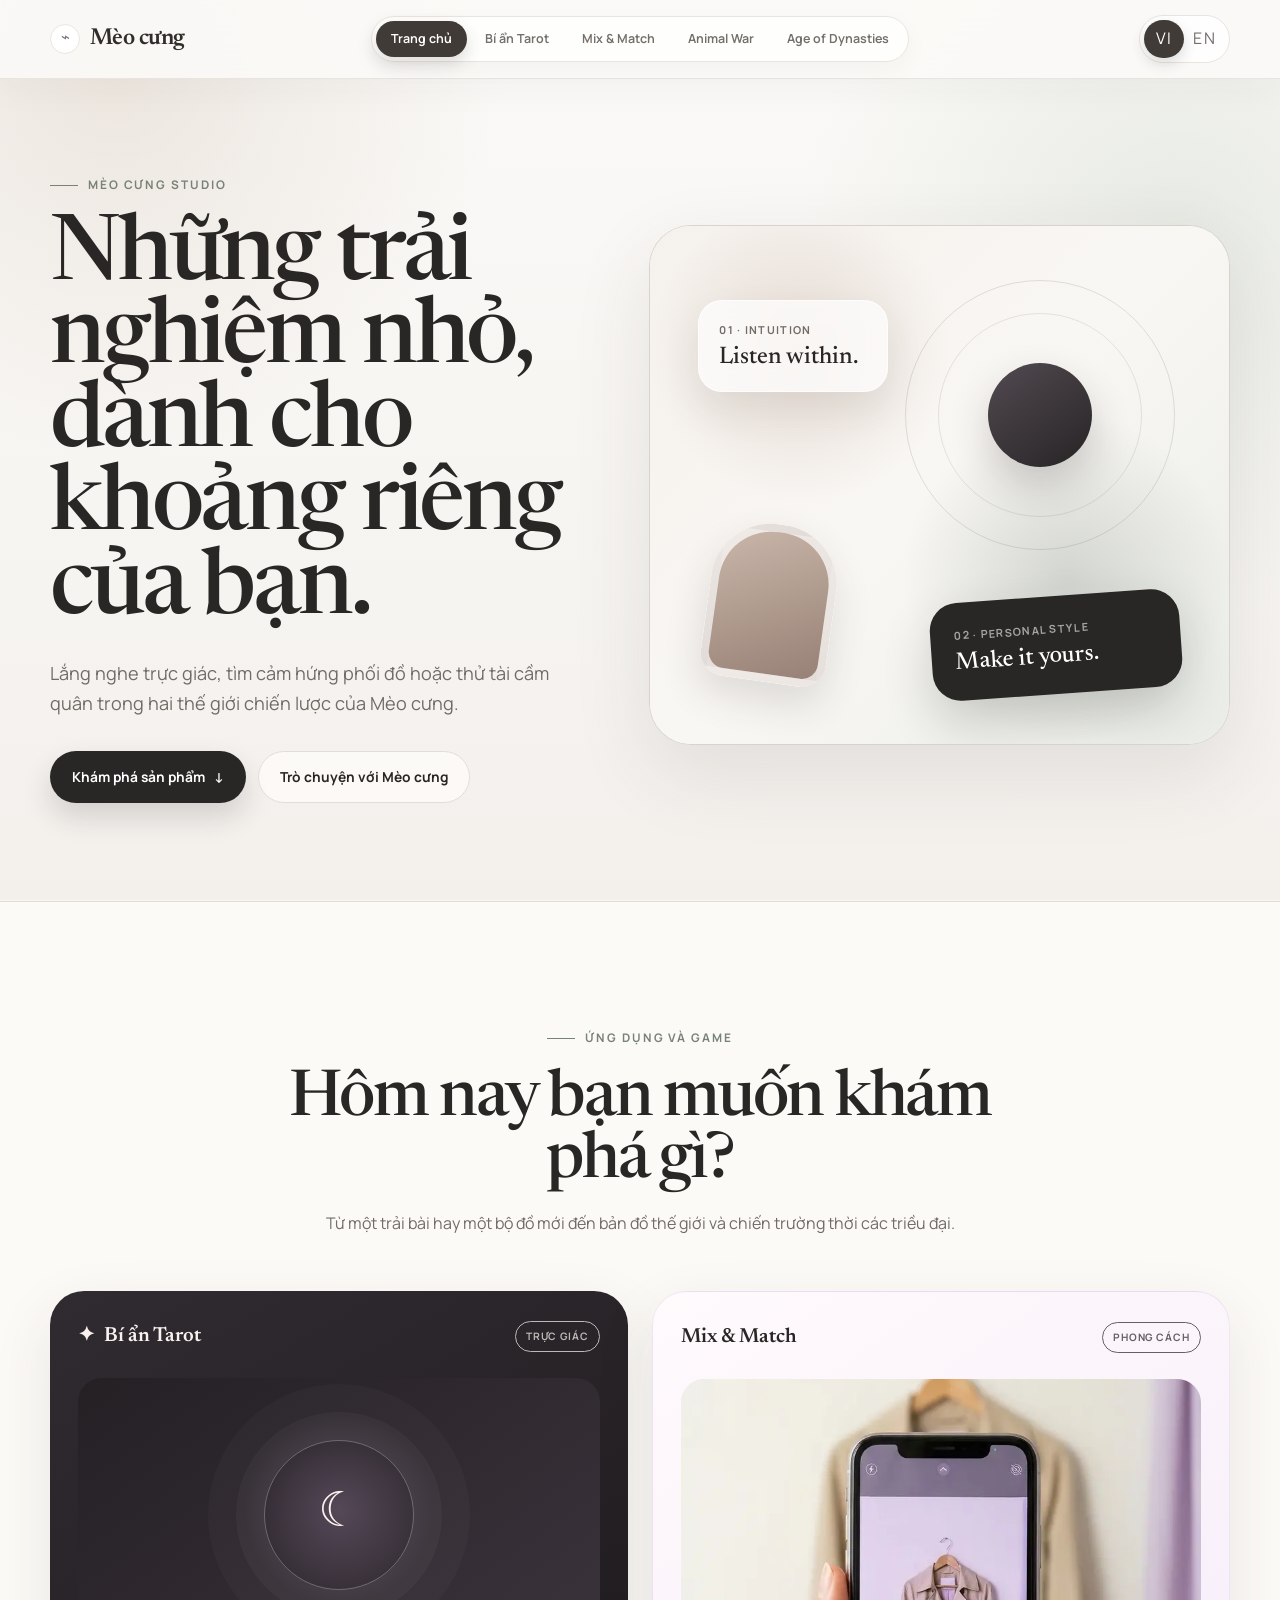
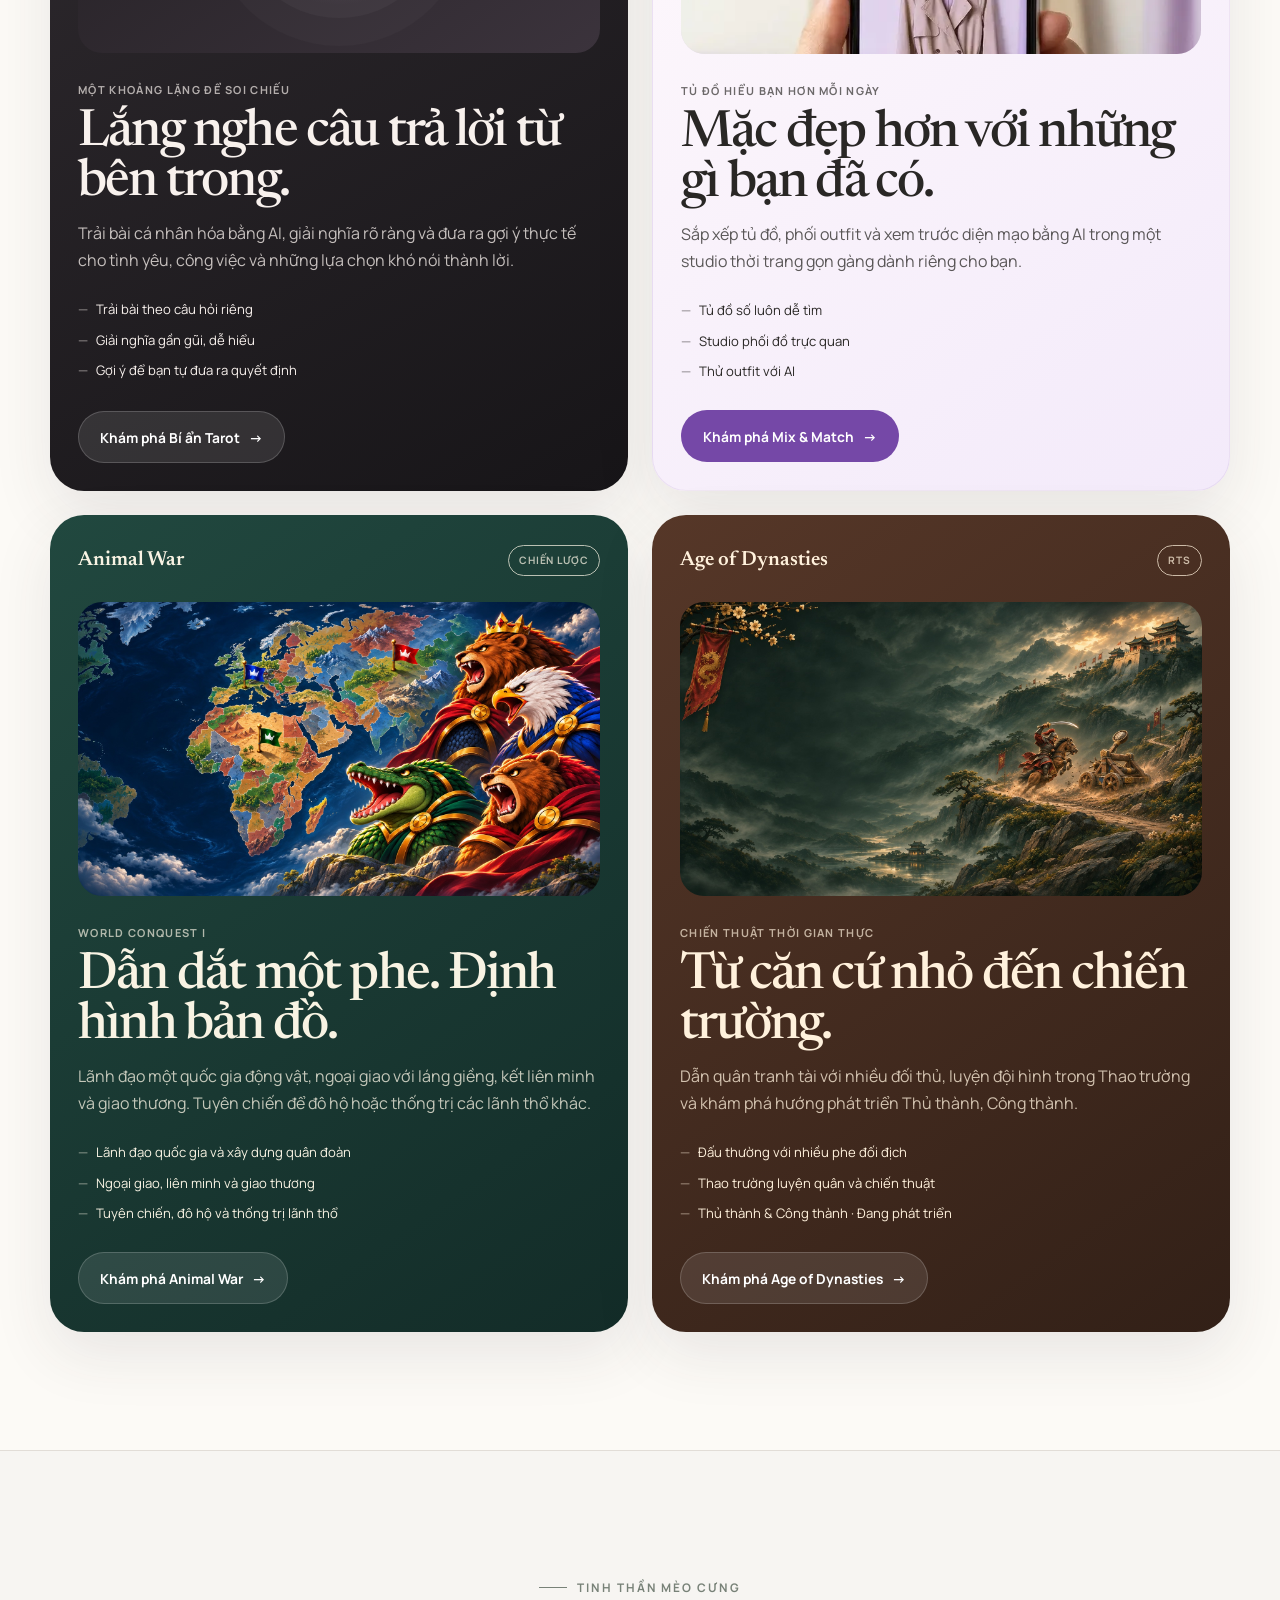
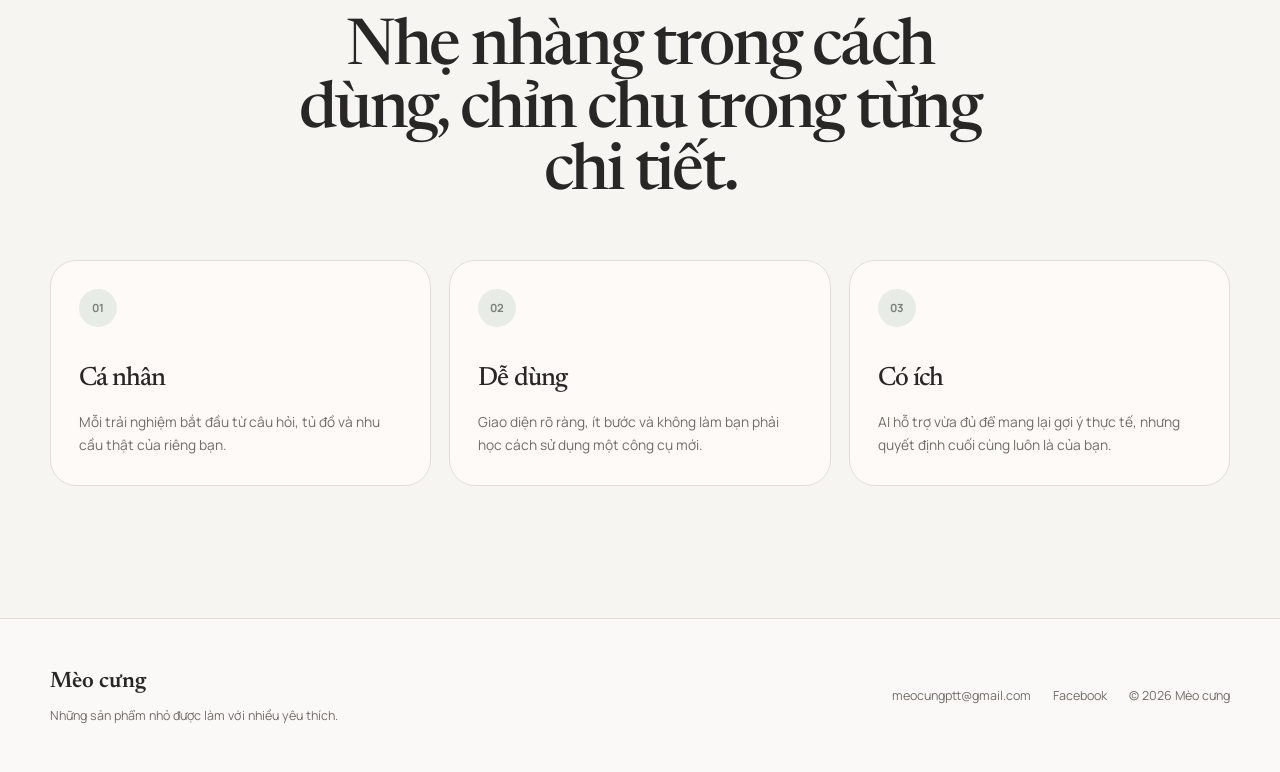
<file: index.html>
<!doctype html>
<html lang="vi">
<head>
    <meta charset="utf-8" />
    <meta name="viewport" content="width=device-width, initial-scale=1" />
    <meta name="theme-color" content="#f7f5f2" />
    <meta name="description" content="Khám phá các ứng dụng và game của Mèo cưng: Bí ẩn Tarot, Mix &amp; Match, Animal War và Age of Dynasties." />
    <title>Mèo cưng | Những trải nghiệm nhỏ dành cho bạn</title>

    <link rel="preconnect" href="https://fonts.googleapis.com" />
    <link rel="preconnect" href="https://fonts.gstatic.com" crossorigin />
    <link href="https://fonts.googleapis.com/css2?family=Manrope:wght@400;500;600;700&amp;family=Newsreader:opsz,wght@6..72,400;6..72,500;6..72,600&amp;display=swap" rel="stylesheet" />
    <link href="assets/site-shell.css" rel="stylesheet" />

    <style>
        :root {
            --home-bg: #f7f5f2;
            --home-surface: #fffdfa;
            --home-ink: #292725;
            --home-muted: #716c66;
            --home-line: #e2ddd7;
            --home-sage: #788278;
            --home-sage-soft: #e8ece6;
            --home-clay: #a77e68;
            --home-lilac: #eee8f1;
            --home-shadow: 0 28px 80px rgba(55, 50, 46, 0.1);
            --home-width: 1180px;
        }

        *,
        *::before,
        *::after {
            box-sizing: border-box;
        }

        html {
            overflow-x: clip;
            scroll-behavior: smooth;
        }

        body {
            margin: 0;
            overflow-x: clip;
            background: var(--home-bg);
            color: var(--home-ink);
            font-family: "Manrope", sans-serif;
            line-height: 1.7;
            -webkit-font-smoothing: antialiased;
        }

        body::before {
            position: fixed;
            z-index: -2;
            inset: 0;
            background:
                radial-gradient(circle at 9% 8%, rgba(226, 216, 205, 0.58), transparent 27%),
                radial-gradient(circle at 92% 26%, rgba(222, 227, 219, 0.66), transparent 28%),
                linear-gradient(180deg, #fbfaf8 0%, var(--home-bg) 54%, #f3f0ec 100%);
            content: "";
        }

        a {
            color: inherit;
            text-decoration: none;
        }

        img {
            display: block;
            max-width: 100%;
        }

        button {
            font: inherit;
        }

        :focus-visible {
            outline: 3px solid rgba(82, 76, 70, 0.72);
            outline-offset: 4px;
        }

        .skip-link {
            position: fixed;
            z-index: 1000;
            top: 10px;
            left: 10px;
            padding: 10px 16px;
            border-radius: 999px;
            background: var(--home-ink);
            color: #fff;
            transform: translateY(-150%);
            transition: transform 180ms ease;
        }

        .skip-link:focus {
            transform: translateY(0);
        }

        .home-shell {
            width: min(calc(100% - 40px), var(--home-width));
            margin-inline: auto;
        }

        .home-hero {
            min-height: 690px;
            display: grid;
            grid-template-columns: minmax(0, 0.95fr) minmax(430px, 1.05fr);
            align-items: center;
            gap: 74px;
            padding-block: 88px 98px;
        }

        .eyebrow {
            display: inline-flex;
            align-items: center;
            gap: 10px;
            margin: 0 0 20px;
            color: var(--home-sage);
            font-size: 0.74rem;
            font-weight: 700;
            letter-spacing: 0.16em;
            text-transform: uppercase;
        }

        .eyebrow::before {
            width: 28px;
            height: 1px;
            background: currentColor;
            content: "";
        }

        h1,
        h2,
        h3,
        p {
            margin-top: 0;
        }

        h1,
        h2,
        h3 {
            font-family: "Newsreader", serif;
            font-weight: 500;
            letter-spacing: -0.035em;
        }

        h1 {
            max-width: 650px;
            margin-bottom: 24px;
            font-size: clamp(4rem, 7.1vw, 6.6rem);
            line-height: 0.92;
        }

        .hero-lead {
            max-width: 580px;
            margin-bottom: 32px;
            color: var(--home-muted);
            font-size: clamp(1rem, 1.5vw, 1.13rem);
        }

        .hero-actions,
        .product-actions {
            display: flex;
            flex-wrap: wrap;
            align-items: center;
            gap: 12px;
        }

        .home-button {
            min-height: 52px;
            display: inline-flex;
            align-items: center;
            justify-content: center;
            gap: 9px;
            padding: 12px 21px;
            border: 1px solid transparent;
            border-radius: 999px;
            font-size: 0.86rem;
            font-weight: 700;
            transition: transform 180ms ease, background 180ms ease, box-shadow 180ms ease;
        }

        .home-button:hover {
            transform: translateY(-2px);
        }

        .home-button-primary {
            background: var(--home-ink);
            box-shadow: 0 14px 28px rgba(41, 39, 37, 0.16);
            color: #fff;
        }

        .home-button-secondary {
            border-color: var(--home-line);
            background: rgba(255, 253, 250, 0.72);
            color: var(--home-ink);
        }

        .hero-canvas {
            position: relative;
            min-height: 520px;
            overflow: hidden;
            border: 1px solid rgba(205, 197, 189, 0.74);
            border-radius: 42px;
            background: rgba(255, 253, 250, 0.68);
            box-shadow: var(--home-shadow);
            isolation: isolate;
        }

        .hero-canvas::before {
            position: absolute;
            z-index: -1;
            inset: 0;
            background:
                radial-gradient(circle at 26% 24%, rgba(168, 128, 106, 0.22), transparent 26%),
                radial-gradient(circle at 72% 68%, rgba(120, 130, 120, 0.26), transparent 30%),
                linear-gradient(135deg, #f5f1ec, #f9f7f4 50%, #e9ece7);
            content: "";
        }

        .canvas-orbit {
            position: absolute;
            top: 54px;
            right: 54px;
            width: 270px;
            aspect-ratio: 1;
            border: 1px solid rgba(74, 68, 64, 0.15);
            border-radius: 50%;
        }

        .canvas-orbit::before,
        .canvas-orbit::after {
            position: absolute;
            border-radius: 50%;
            content: "";
        }

        .canvas-orbit::before {
            inset: 32px;
            border: 1px solid rgba(74, 68, 64, 0.12);
        }

        .canvas-orbit::after {
            inset: 82px;
            background: linear-gradient(145deg, #524a51, #272425);
            box-shadow: 0 18px 40px rgba(39, 36, 37, 0.2);
        }

        .canvas-note {
            position: absolute;
            top: 74px;
            left: 48px;
            width: 190px;
            padding: 20px;
            border: 1px solid rgba(255, 255, 255, 0.7);
            border-radius: 24px;
            background: rgba(255, 255, 255, 0.72);
            box-shadow: 0 18px 38px rgba(56, 50, 46, 0.09);
            backdrop-filter: blur(12px);
        }

        .canvas-note span,
        .canvas-card span {
            display: block;
            color: var(--home-muted);
            font-size: 0.68rem;
            font-weight: 700;
            letter-spacing: 0.12em;
            text-transform: uppercase;
        }

        .canvas-note strong,
        .canvas-card strong {
            display: block;
            margin-top: 5px;
            font-family: "Newsreader", serif;
            font-size: 1.5rem;
            font-weight: 500;
            line-height: 1.1;
        }

        .canvas-card {
            position: absolute;
            right: 48px;
            bottom: 50px;
            width: 250px;
            padding: 24px;
            border-radius: 28px;
            background: var(--home-ink);
            box-shadow: 0 22px 50px rgba(41, 39, 37, 0.2);
            color: #fff;
            transform: rotate(-4deg);
        }

        .canvas-card span {
            color: rgba(255, 255, 255, 0.58);
        }

        .canvas-card strong {
            color: #fff;
        }

        .canvas-swatch {
            position: absolute;
            bottom: 62px;
            left: 58px;
            width: 126px;
            height: 158px;
            border: 8px solid rgba(255, 255, 255, 0.72);
            border-radius: 60px 60px 24px 24px;
            background: linear-gradient(155deg, #cab7aa, #978075);
            box-shadow: 0 18px 38px rgba(56, 50, 46, 0.14);
            transform: rotate(8deg);
        }

        .products-section {
            padding-block: 118px;
            scroll-margin-top: 144px;
            border-block: 1px solid var(--home-line);
            background: rgba(255, 253, 250, 0.56);
        }

        .section-heading {
            max-width: 720px;
            margin: 0 auto 54px;
            text-align: center;
        }

        .section-heading .eyebrow {
            justify-content: center;
        }

        .section-heading h2 {
            margin-bottom: 16px;
            font-size: clamp(2.8rem, 5vw, 4.8rem);
            line-height: 0.98;
        }

        .section-heading > p:last-child {
            margin-bottom: 0;
            color: var(--home-muted);
        }

        .product-grid {
            display: grid;
            grid-template-columns: repeat(2, minmax(0, 1fr));
            gap: 24px;
        }

        .product-card {
            min-height: 620px;
            display: flex;
            flex-direction: column;
            padding: 28px;
            overflow: hidden;
            border-radius: 34px;
            box-shadow: 0 22px 60px rgba(55, 50, 46, 0.1);
        }

        .tarot-product {
            background: linear-gradient(150deg, #302b30 0%, #171518 100%);
            color: #f8f1ed;
        }

        .mix-product {
            border: 1px solid rgba(117, 72, 167, 0.1);
            background: linear-gradient(145deg, #fffafc 0%, #f3eafa 100%);
        }

        .animal-product {
            background: linear-gradient(145deg, #21483f, #132c28);
            color: #f8f3e3;
        }

        .dynasties-product {
            background: linear-gradient(145deg, #563728, #322017);
            color: #fff1dc;
        }

        .product-topline {
            display: flex;
            align-items: center;
            justify-content: space-between;
            gap: 16px;
            margin-bottom: 24px;
        }

        .product-logo {
            display: inline-flex;
            align-items: center;
            gap: 9px;
            font-family: "Newsreader", serif;
            font-size: 1.28rem;
            font-weight: 600;
        }

        .product-status {
            padding: 6px 10px;
            border: 1px solid currentColor;
            border-radius: 999px;
            opacity: 0.72;
            font-size: 0.64rem;
            font-weight: 700;
            letter-spacing: 0.09em;
            text-transform: uppercase;
        }

        .product-visual {
            position: relative;
            min-height: 275px;
            margin-bottom: 28px;
            overflow: hidden;
            border-radius: 24px;
        }

        .tarot-visual {
            display: grid;
            place-items: center;
            background:
                radial-gradient(circle at 50% 48%, rgba(187, 156, 196, 0.27), transparent 32%),
                linear-gradient(145deg, #242024, #3b333c);
        }

        .tarot-moon {
            width: 150px;
            aspect-ratio: 1;
            display: grid;
            place-items: center;
            border: 1px solid rgba(255, 255, 255, 0.28);
            border-radius: 50%;
            box-shadow: 0 0 0 28px rgba(255, 255, 255, 0.035), 0 0 0 56px rgba(255, 255, 255, 0.025);
            font-family: "Newsreader", serif;
            font-size: 3rem;
        }

        .mix-visual {
            background: #e9dff0;
        }

        .mix-visual img {
            width: 100%;
            height: 100%;
            position: absolute;
            inset: 0;
            object-fit: cover;
            object-position: center 34%;
        }

        .game-visual {
            background: #132c28;
            min-height: 0;
            aspect-ratio: 16 / 9;
        }

        .game-visual img {
            display: block;
            width: 100%;
            height: 100%;
            object-fit: cover;
        }

        .product-copy {
            display: flex;
            flex: 1;
            flex-direction: column;
        }

        .product-kicker {
            margin-bottom: 8px;
            opacity: 0.68;
            font-size: 0.69rem;
            font-weight: 700;
            letter-spacing: 0.12em;
            text-transform: uppercase;
        }

        .product-copy h3 {
            margin-bottom: 12px;
            font-size: clamp(2.2rem, 4vw, 3.5rem);
            line-height: 0.98;
        }

        .product-copy > p:not(.product-kicker) {
            margin-bottom: 24px;
            opacity: 0.76;
        }

        .product-points {
            display: grid;
            gap: 8px;
            margin: 0 0 28px;
            padding: 0;
            list-style: none;
            font-size: 0.82rem;
        }

        .product-points li::before {
            margin-right: 8px;
            content: "—";
            opacity: 0.58;
        }

        .product-actions {
            margin-top: auto;
        }

        .tarot-product .home-button,
        .animal-product .home-button,
        .dynasties-product .home-button {
            border-color: rgba(255, 255, 255, 0.18);
            background: rgba(255, 255, 255, 0.1);
            color: #fff;
        }

        .mix-product .home-button {
            background: #7548a7;
            color: #fff;
        }

        .values-section {
            padding-block: 118px 132px;
        }

        .value-grid {
            display: grid;
            grid-template-columns: repeat(3, 1fr);
            gap: 18px;
        }

        .value-card {
            min-height: 215px;
            padding: 28px;
            border: 1px solid var(--home-line);
            border-radius: 26px;
            background: rgba(255, 253, 250, 0.68);
        }

        .value-index {
            display: inline-grid;
            width: 38px;
            height: 38px;
            margin-bottom: 30px;
            place-items: center;
            border-radius: 50%;
            background: var(--home-sage-soft);
            color: var(--home-sage);
            font-size: 0.7rem;
            font-weight: 700;
        }

        .value-card h3 {
            margin-bottom: 8px;
            font-size: 1.65rem;
        }

        .value-card p {
            margin-bottom: 0;
            color: var(--home-muted);
            font-size: 0.86rem;
        }

        .home-footer {
            padding-block: 44px;
            border-top: 1px solid var(--home-line);
            background: rgba(251, 250, 248, 0.82);
        }

        .footer-row {
            display: flex;
            align-items: center;
            justify-content: space-between;
            gap: 24px;
        }

        .footer-brand strong {
            display: block;
            font-family: "Newsreader", serif;
            font-size: 1.4rem;
            font-weight: 600;
        }

        .footer-brand span {
            color: var(--home-muted);
            font-size: 0.78rem;
        }

        .footer-links {
            display: flex;
            flex-wrap: wrap;
            justify-content: flex-end;
            gap: 12px 22px;
            color: var(--home-muted);
            font-size: 0.78rem;
        }

        .footer-links a:hover {
            color: var(--home-ink);
        }

        @media (max-width: 920px) {
            .home-hero {
                grid-template-columns: 1fr;
                gap: 48px;
            }

            .hero-copy {
                max-width: 720px;
            }

            .product-grid {
                grid-template-columns: 1fr;
            }

            .product-card {
                min-height: auto;
            }
        }

        @media (max-width: 700px) {
            .home-shell {
                width: min(calc(100% - 28px), var(--home-width));
            }

            .home-hero {
                min-height: auto;
                padding-block: 64px 76px;
            }

            h1 {
                font-size: clamp(3.4rem, 17vw, 4.7rem);
            }

            .hero-actions .home-button,
            .product-actions .home-button {
                width: 100%;
            }

            .hero-canvas {
                min-height: 430px;
                border-radius: 30px;
            }

            .canvas-orbit {
                top: 36px;
                right: 24px;
                width: 220px;
            }

            .canvas-note {
                top: 48px;
                left: 24px;
                width: 158px;
                padding: 16px;
            }

            .canvas-card {
                right: 24px;
                bottom: 34px;
                width: 210px;
            }

            .canvas-swatch {
                bottom: 42px;
                left: 30px;
                width: 98px;
                height: 128px;
            }

            .products-section,
            .values-section {
                padding-block: 84px;
            }

            .product-card {
                padding: 18px;
                border-radius: 26px;
            }

            .product-visual {
                min-height: 240px;
            }

            .game-visual {
                min-height: 0;
            }

            .value-grid {
                grid-template-columns: 1fr;
            }

            .value-card {
                min-height: auto;
            }

            .footer-row {
                align-items: flex-start;
                flex-direction: column;
            }

            .footer-links {
                justify-content: flex-start;
            }
        }

        @media (prefers-reduced-motion: reduce) {
            html {
                scroll-behavior: auto;
            }

            *,
            *::before,
            *::after {
                transition-duration: 0.01ms !important;
            }
        }
    </style>
</head>

<body>
    <a class="skip-link" href="#main-content" data-i18n="skipLink">Bỏ qua điều hướng</a>

    <header class="global-header">
        <div class="global-shell global-nav">
            <a class="global-brand" data-brand="home" href="index.html" aria-label="Mèo cưng">
                <span class="global-brand-icon" aria-hidden="true">⌁</span>
                <span class="global-brand-wordmark">Mèo cưng</span>
            </a>

            <nav class="global-tabs" data-i18n-aria="navAria" aria-label="Điều hướng chính">
                <a class="global-tab" aria-current="page" href="index.html" data-i18n="navHome">Trang chủ</a>
                <a class="global-tab" href="tarot.html" data-i18n="navTarot">Bí ẩn Tarot</a>
                <a class="global-tab" href="mixmatch.html">Mix & Match</a>
                <a class="global-tab" href="animal-war.html">Animal War</a>
                <a class="global-tab" href="age-of-dynasties.html">Age of Dynasties</a>
            </nav>

            <div class="global-language" role="group" data-i18n-aria="languageAria" aria-label="Chọn ngôn ngữ">
                <button class="global-language-button" type="button" data-lang="vi" aria-pressed="true">VI</button>
                <button class="global-language-button" type="button" data-lang="en" aria-pressed="false">EN</button>
            </div>
        </div>
    </header>

    <main id="main-content">
        <section class="home-shell home-hero" aria-labelledby="home-title">
            <div class="hero-copy">
                <p class="eyebrow" data-i18n="heroEyebrow">Mèo cưng studio</p>
                <h1 id="home-title" data-i18n="heroTitle">Những trải nghiệm nhỏ, dành cho khoảng riêng của bạn.</h1>
                <p class="hero-lead" data-i18n="heroLead">Lắng nghe trực giác, tìm cảm hứng phối đồ hoặc thử tài cầm quân trong hai thế giới chiến lược của Mèo cưng.</p>
                <div class="hero-actions">
                    <a class="home-button home-button-primary" href="#products">
                        <span data-i18n="heroPrimary">Khám phá sản phẩm</span>
                        <span aria-hidden="true">↓</span>
                    </a>
                    <a class="home-button home-button-secondary" href="mailto:meocungptt@gmail.com" data-i18n="heroSecondary">Trò chuyện với Mèo cưng</a>
                </div>
            </div>

            <div class="hero-canvas" aria-hidden="true">
                <div class="canvas-orbit"></div>
                <div class="canvas-note">
                    <span>01 · Intuition</span>
                    <strong>Listen within.</strong>
                </div>
                <div class="canvas-swatch"></div>
                <div class="canvas-card">
                    <span>02 · Personal style</span>
                    <strong>Make it yours.</strong>
                </div>
            </div>
        </section>

        <section class="products-section" id="products" aria-labelledby="products-title">
            <div class="home-shell">
                <div class="section-heading">
                    <p class="eyebrow" data-i18n="productsEyebrow">Ứng dụng và game</p>
                    <h2 id="products-title" data-i18n="productsTitle">Hôm nay bạn muốn khám phá gì?</h2>
                    <p data-i18n="productsLead">Từ một trải bài hay một bộ đồ mới đến bản đồ thế giới và chiến trường thời các triều đại.</p>
                </div>

                <div class="product-grid">
                    <article class="product-card tarot-product">
                        <div class="product-topline">
                            <div class="product-logo"><span aria-hidden="true">✦</span> Bí ẩn Tarot</div>
                            <span class="product-status" data-i18n="tarotStatus">Trực giác</span>
                        </div>
                        <div class="product-visual tarot-visual" aria-hidden="true">
                            <div class="tarot-moon">☾</div>
                        </div>
                        <div class="product-copy">
                            <p class="product-kicker" data-i18n="tarotKicker">Một khoảng lặng để soi chiếu</p>
                            <h3 data-i18n="tarotTitle">Lắng nghe câu trả lời từ bên trong.</h3>
                            <p data-i18n="tarotDescription">Trải bài cá nhân hóa bằng AI, giải nghĩa rõ ràng và đưa ra gợi ý thực tế cho tình yêu, công việc và những lựa chọn khó nói thành lời.</p>
                            <ul class="product-points">
                                <li data-i18n="tarotPointOne">Trải bài theo câu hỏi riêng</li>
                                <li data-i18n="tarotPointTwo">Giải nghĩa gần gũi, dễ hiểu</li>
                                <li data-i18n="tarotPointThree">Gợi ý để bạn tự đưa ra quyết định</li>
                            </ul>
                            <div class="product-actions">
                                <a class="home-button" href="tarot.html">
                                    <span data-i18n="tarotCta">Khám phá Bí ẩn Tarot</span>
                                    <span aria-hidden="true">→</span>
                                </a>
                            </div>
                        </div>
                    </article>

                    <article class="product-card mix-product">
                        <div class="product-topline">
                            <div class="product-logo">Mix & Match</div>
                            <span class="product-status" data-i18n="mixStatus">Phong cách</span>
                        </div>
                        <div class="product-visual mix-visual">
                            <img src="assets/mix-match/onboarding2.webp" data-i18n-alt="mixImageAlt" alt="Ứng dụng Mix & Match đang sắp xếp tủ đồ số" width="951" height="1662" loading="lazy" />
                        </div>
                        <div class="product-copy">
                            <p class="product-kicker" data-i18n="mixKicker">Tủ đồ hiểu bạn hơn mỗi ngày</p>
                            <h3 data-i18n="mixTitle">Mặc đẹp hơn với những gì bạn đã có.</h3>
                            <p data-i18n="mixDescription">Sắp xếp tủ đồ, phối outfit và xem trước diện mạo bằng AI trong một studio thời trang gọn gàng dành riêng cho bạn.</p>
                            <ul class="product-points">
                                <li data-i18n="mixPointOne">Tủ đồ số luôn dễ tìm</li>
                                <li data-i18n="mixPointTwo">Studio phối đồ trực quan</li>
                                <li data-i18n="mixPointThree">Thử outfit với AI</li>
                            </ul>
                            <div class="product-actions">
                                <a class="home-button" href="mixmatch.html">
                                    <span data-i18n="mixCta">Khám phá Mix & Match</span>
                                    <span aria-hidden="true">→</span>
                                </a>
                            </div>
                        </div>
                    </article>
                    <article class="product-card animal-product">
                        <div class="product-topline">
                            <div class="product-logo">Animal War</div>
                            <span class="product-status" data-i18n="animalStatus">Chiến lược</span>
                        </div>
                        <div class="product-visual game-visual">
                            <img src="assets/games/animal-war-hero.jpg" alt="" width="1672" height="941" loading="lazy" />
                        </div>
                        <div class="product-copy">
                            <p class="product-kicker">World Conquest I</p>
                            <h3 data-i18n="animalTitle">Dẫn dắt một phe. Định hình bản đồ.</h3>
                            <p data-i18n="animalDescription">Lãnh đạo một quốc gia động vật, ngoại giao với láng giềng, kết liên minh và giao thương. Tuyên chiến để đô hộ hoặc thống trị các lãnh thổ khác.</p>
                            <ul class="product-points">
                                <li data-i18n="animalPointOne">Lãnh đạo quốc gia và xây dựng quân đoàn</li>
                                <li data-i18n="animalPointTwo">Ngoại giao, liên minh và giao thương</li>
                                <li data-i18n="animalPointThree">Tuyên chiến, đô hộ và thống trị lãnh thổ</li>
                            </ul>
                            <div class="product-actions">
                                <a class="home-button" href="animal-war.html">
                                    <span data-i18n="animalCta">Khám phá Animal War</span>
                                    <span aria-hidden="true">→</span>
                                </a>
                            </div>
                        </div>
                    </article>

                    <article class="product-card dynasties-product">
                        <div class="product-topline">
                            <div class="product-logo">Age of Dynasties</div>
                            <span class="product-status">RTS</span>
                        </div>
                        <div class="product-visual game-visual">
                            <img src="assets/games/age-of-dynasties-hero.jpg" alt="" width="1672" height="941" loading="lazy" />
                        </div>
                        <div class="product-copy">
                            <p class="product-kicker" data-i18n="dynastiesKicker">Chiến thuật thời gian thực</p>
                            <h3 data-i18n="dynastiesTitle">Từ căn cứ nhỏ đến chiến trường.</h3>
                            <p data-i18n="dynastiesDescription">Dẫn quân tranh tài với nhiều đối thủ, luyện đội hình trong Thao trường và khám phá hướng phát triển Thủ thành, Công thành.</p>
                            <ul class="product-points">
                                <li data-i18n="dynastiesPointOne">Đấu thường với nhiều phe đối địch</li>
                                <li data-i18n="dynastiesPointTwo">Thao trường luyện quân và chiến thuật</li>
                                <li data-i18n="dynastiesPointThree">Thủ thành &amp; Công thành · Đang phát triển</li>
                            </ul>
                            <div class="product-actions">
                                <a class="home-button" href="age-of-dynasties.html">
                                    <span data-i18n="dynastiesCta">Khám phá Age of Dynasties</span>
                                    <span aria-hidden="true">→</span>
                                </a>
                            </div>
                        </div>
                    </article>
                </div>
            </div>
        </section>

        <section class="home-shell values-section" aria-labelledby="values-title">
            <div class="section-heading">
                <p class="eyebrow" data-i18n="valuesEyebrow">Tinh thần Mèo cưng</p>
                <h2 id="values-title" data-i18n="valuesTitle">Nhẹ nhàng trong cách dùng, chỉn chu trong từng chi tiết.</h2>
            </div>
            <div class="value-grid">
                <article class="value-card">
                    <span class="value-index">01</span>
                    <h3 data-i18n="valueOneTitle">Cá nhân</h3>
                    <p data-i18n="valueOneLead">Mỗi trải nghiệm bắt đầu từ câu hỏi, tủ đồ và nhu cầu thật của riêng bạn.</p>
                </article>
                <article class="value-card">
                    <span class="value-index">02</span>
                    <h3 data-i18n="valueTwoTitle">Dễ dùng</h3>
                    <p data-i18n="valueTwoLead">Giao diện rõ ràng, ít bước và không làm bạn phải học cách sử dụng một công cụ mới.</p>
                </article>
                <article class="value-card">
                    <span class="value-index">03</span>
                    <h3 data-i18n="valueThreeTitle">Có ích</h3>
                    <p data-i18n="valueThreeLead">AI hỗ trợ vừa đủ để mang lại gợi ý thực tế, nhưng quyết định cuối cùng luôn là của bạn.</p>
                </article>
            </div>
        </section>
    </main>

    <footer class="home-footer">
        <div class="home-shell footer-row">
            <div class="footer-brand">
                <strong>Mèo cưng</strong>
                <span data-i18n="footerMade">Những sản phẩm nhỏ được làm với nhiều yêu thích.</span>
            </div>
            <div class="footer-links">
                <a href="mailto:meocungptt@gmail.com">meocungptt@gmail.com</a>
                <a href="https://www.facebook.com/profile.php?id=61591603363567" target="_blank" rel="noopener noreferrer">Facebook</a>
                <span>© 2026 Mèo cưng</span>
            </div>
        </div>
    </footer>

    <script>
        const translations = {
            vi: {
                pageTitle: "Mèo cưng | Những trải nghiệm nhỏ dành cho bạn",
                pageDescription: "Khám phá các ứng dụng và game của Mèo cưng: Bí ẩn Tarot, Mix & Match, Animal War và Age of Dynasties.",
                skipLink: "Bỏ qua điều hướng",
                navAria: "Điều hướng chính",
                languageAria: "Chọn ngôn ngữ",
                navHome: "Trang chủ",
                navTarot: "Bí ẩn Tarot",
                heroEyebrow: "Mèo cưng studio",
                heroTitle: "Những trải nghiệm nhỏ, dành cho khoảng riêng của bạn.",
                heroLead: "Lắng nghe trực giác, tìm cảm hứng phối đồ hoặc thử tài cầm quân trong hai thế giới chiến lược của Mèo cưng.",
                heroPrimary: "Khám phá sản phẩm",
                heroSecondary: "Trò chuyện với Mèo cưng",
                productsEyebrow: "Ứng dụng và game",
                productsTitle: "Hôm nay bạn muốn khám phá gì?",
                productsLead: "Từ một trải bài hay một bộ đồ mới đến bản đồ thế giới và chiến trường thời các triều đại.",
                tarotStatus: "Trực giác",
                tarotKicker: "Một khoảng lặng để soi chiếu",
                tarotTitle: "Lắng nghe câu trả lời từ bên trong.",
                tarotDescription: "Trải bài cá nhân hóa bằng AI, giải nghĩa rõ ràng và đưa ra gợi ý thực tế cho tình yêu, công việc và những lựa chọn khó nói thành lời.",
                tarotPointOne: "Trải bài theo câu hỏi riêng",
                tarotPointTwo: "Giải nghĩa gần gũi, dễ hiểu",
                tarotPointThree: "Gợi ý để bạn tự đưa ra quyết định",
                tarotCta: "Khám phá Bí ẩn Tarot",
                mixStatus: "Phong cách",
                mixImageAlt: "Ứng dụng Mix & Match đang sắp xếp tủ đồ số",
                mixKicker: "Tủ đồ hiểu bạn hơn mỗi ngày",
                mixTitle: "Mặc đẹp hơn với những gì bạn đã có.",
                mixDescription: "Sắp xếp tủ đồ, phối outfit và xem trước diện mạo bằng AI trong một studio thời trang gọn gàng dành riêng cho bạn.",
                mixPointOne: "Tủ đồ số luôn dễ tìm",
                mixPointTwo: "Studio phối đồ trực quan",
                mixPointThree: "Thử outfit với AI",
                mixCta: "Khám phá Mix & Match",
                animalStatus: "Chiến lược",
                animalTitle: "Dẫn dắt một phe. Định hình bản đồ.",
                animalDescription: "Lãnh đạo một quốc gia động vật, ngoại giao với láng giềng, kết liên minh và giao thương. Tuyên chiến để đô hộ hoặc thống trị các lãnh thổ khác.",
                animalPointOne: "Lãnh đạo quốc gia và xây dựng quân đoàn",
                animalPointTwo: "Ngoại giao, liên minh và giao thương",
                animalPointThree: "Tuyên chiến, đô hộ và thống trị lãnh thổ",
                animalCta: "Khám phá Animal War",
                dynastiesKicker: "Chiến thuật thời gian thực",
                dynastiesTitle: "Từ căn cứ nhỏ đến chiến trường.",
                dynastiesDescription: "Dẫn quân tranh tài với nhiều đối thủ, luyện đội hình trong Thao trường và khám phá hướng phát triển Thủ thành, Công thành.",
                dynastiesPointOne: "Đấu thường với nhiều phe đối địch",
                dynastiesPointTwo: "Thao trường luyện quân và chiến thuật",
                dynastiesPointThree: "Thủ thành & Công thành · Đang phát triển",
                dynastiesCta: "Khám phá Age of Dynasties",
                valuesEyebrow: "Tinh thần Mèo cưng",
                valuesTitle: "Nhẹ nhàng trong cách dùng, chỉn chu trong từng chi tiết.",
                valueOneTitle: "Cá nhân",
                valueOneLead: "Mỗi trải nghiệm bắt đầu từ câu hỏi, tủ đồ và nhu cầu thật của riêng bạn.",
                valueTwoTitle: "Dễ dùng",
                valueTwoLead: "Giao diện rõ ràng, ít bước và không làm bạn phải học cách sử dụng một công cụ mới.",
                valueThreeTitle: "Có ích",
                valueThreeLead: "AI hỗ trợ vừa đủ để mang lại gợi ý thực tế, nhưng quyết định cuối cùng luôn là của bạn.",
                footerMade: "Những sản phẩm nhỏ được làm với nhiều yêu thích."
            },
            en: {
                pageTitle: "Mèo cưng | Small experiences made for you",
                pageDescription: "Explore apps and games from Mèo cưng: Tarot Mysteries, Mix & Match, Animal War, and Age of Dynasties.",
                skipLink: "Skip navigation",
                navAria: "Primary navigation",
                languageAria: "Choose language",
                navHome: "Home",
                navTarot: "Tarot Mysteries",
                heroEyebrow: "Mèo cưng studio",
                heroTitle: "Small experiences, made for a space that feels like yours.",
                heroLead: "Reflect with Tarot, find inspiration for your next outfit, or take command in two strategy worlds from Mèo cưng.",
                heroPrimary: "Explore products",
                heroSecondary: "Talk to Mèo cưng",
                productsEyebrow: "Apps and games",
                productsTitle: "What will you explore today?",
                productsLead: "From a Tarot reading or a new outfit to a world map and the battlefields of past dynasties.",
                tarotStatus: "Intuition",
                tarotKicker: "A quiet space for reflection",
                tarotTitle: "Listen for the answer within.",
                tarotDescription: "Personalized AI card readings with clear interpretations and practical guidance for love, work, and the choices that are hard to put into words.",
                tarotPointOne: "Readings shaped around your question",
                tarotPointTwo: "Warm, easy-to-understand interpretations",
                tarotPointThree: "Guidance that leaves the decision with you",
                tarotCta: "Explore Tarot Mysteries",
                mixStatus: "Personal style",
                mixImageAlt: "Mix & Match organizing a digital wardrobe",
                mixKicker: "A closet that knows you better each day",
                mixTitle: "Dress better with what you already own.",
                mixDescription: "Organize your wardrobe, create outfits, and preview your look with AI inside a tidy fashion studio made just for you.",
                mixPointOne: "A digital closet that stays easy to browse",
                mixPointTwo: "An intuitive outfit studio",
                mixPointThree: "AI-powered outfit try-on",
                mixCta: "Explore Mix & Match",
                animalStatus: "Strategy",
                animalTitle: "Lead a faction. Reshape the map.",
                animalDescription: "Lead an animal nation, shape diplomacy, forge alliances, and trade with your neighbors. Declare war to subjugate or conquer rival territories.",
                animalPointOne: "Lead your nation and raise armies",
                animalPointTwo: "Diplomacy, alliances, and trade",
                animalPointThree: "War, subjugation, and conquest",
                animalCta: "Explore Animal War",
                dynastiesKicker: "Real-time strategy",
                dynastiesTitle: "From a small base to the battlefield.",
                dynastiesDescription: "Command your army against rival factions, practice in the Training Ground, and discover the upcoming Tower Defense and Siege modes.",
                dynastiesPointOne: "Skirmishes against rival factions",
                dynastiesPointTwo: "Practice formations and tactics",
                dynastiesPointThree: "Tower Defense & Siege · In development",
                dynastiesCta: "Explore Age of Dynasties",
                valuesEyebrow: "The Mèo cưng spirit",
                valuesTitle: "Gentle to use, considered in every detail.",
                valueOneTitle: "Personal",
                valueOneLead: "Every experience starts with your real question, wardrobe, and everyday needs.",
                valueTwoTitle: "Effortless",
                valueTwoLead: "Clear interfaces and fewer steps, without making you learn a whole new tool.",
                valueThreeTitle: "Useful",
                valueThreeLead: "AI offers practical support without taking the final decision away from you.",
                footerMade: "Small products made with a great deal of care."
            }
        };

        function setLanguage(language) {
            const nextLanguage = translations[language] ? language : "vi";
            const copy = translations[nextLanguage];

            document.documentElement.lang = nextLanguage;
            document.title = copy.pageTitle;
            document.querySelector('meta[name="description"]').setAttribute("content", copy.pageDescription);

            document.querySelectorAll("[data-i18n]").forEach((element) => {
                const value = copy[element.dataset.i18n];
                if (value) element.textContent = value;
            });

            document.querySelectorAll("[data-i18n-alt]").forEach((element) => {
                const value = copy[element.dataset.i18nAlt];
                if (value) element.setAttribute("alt", value);
            });

            document.querySelectorAll("[data-i18n-aria]").forEach((element) => {
                const value = copy[element.dataset.i18nAria];
                if (value) element.setAttribute("aria-label", value);
            });

            document.querySelectorAll("[data-lang]").forEach((button) => {
                button.setAttribute("aria-pressed", String(button.dataset.lang === nextLanguage));
            });

            try {
                localStorage.setItem("site-language", nextLanguage);
            } catch (error) {
                // The language still works when storage is unavailable.
            }
        }

        document.querySelectorAll("[data-lang]").forEach((button) => {
            button.addEventListener("click", () => setLanguage(button.dataset.lang));
        });

        let initialLanguage = "vi";
        try {
            initialLanguage = localStorage.getItem("site-language") || "vi";
        } catch (error) {
            initialLanguage = "vi";
        }
        setLanguage(initialLanguage);
    </script>
</body>
</html>
</file>
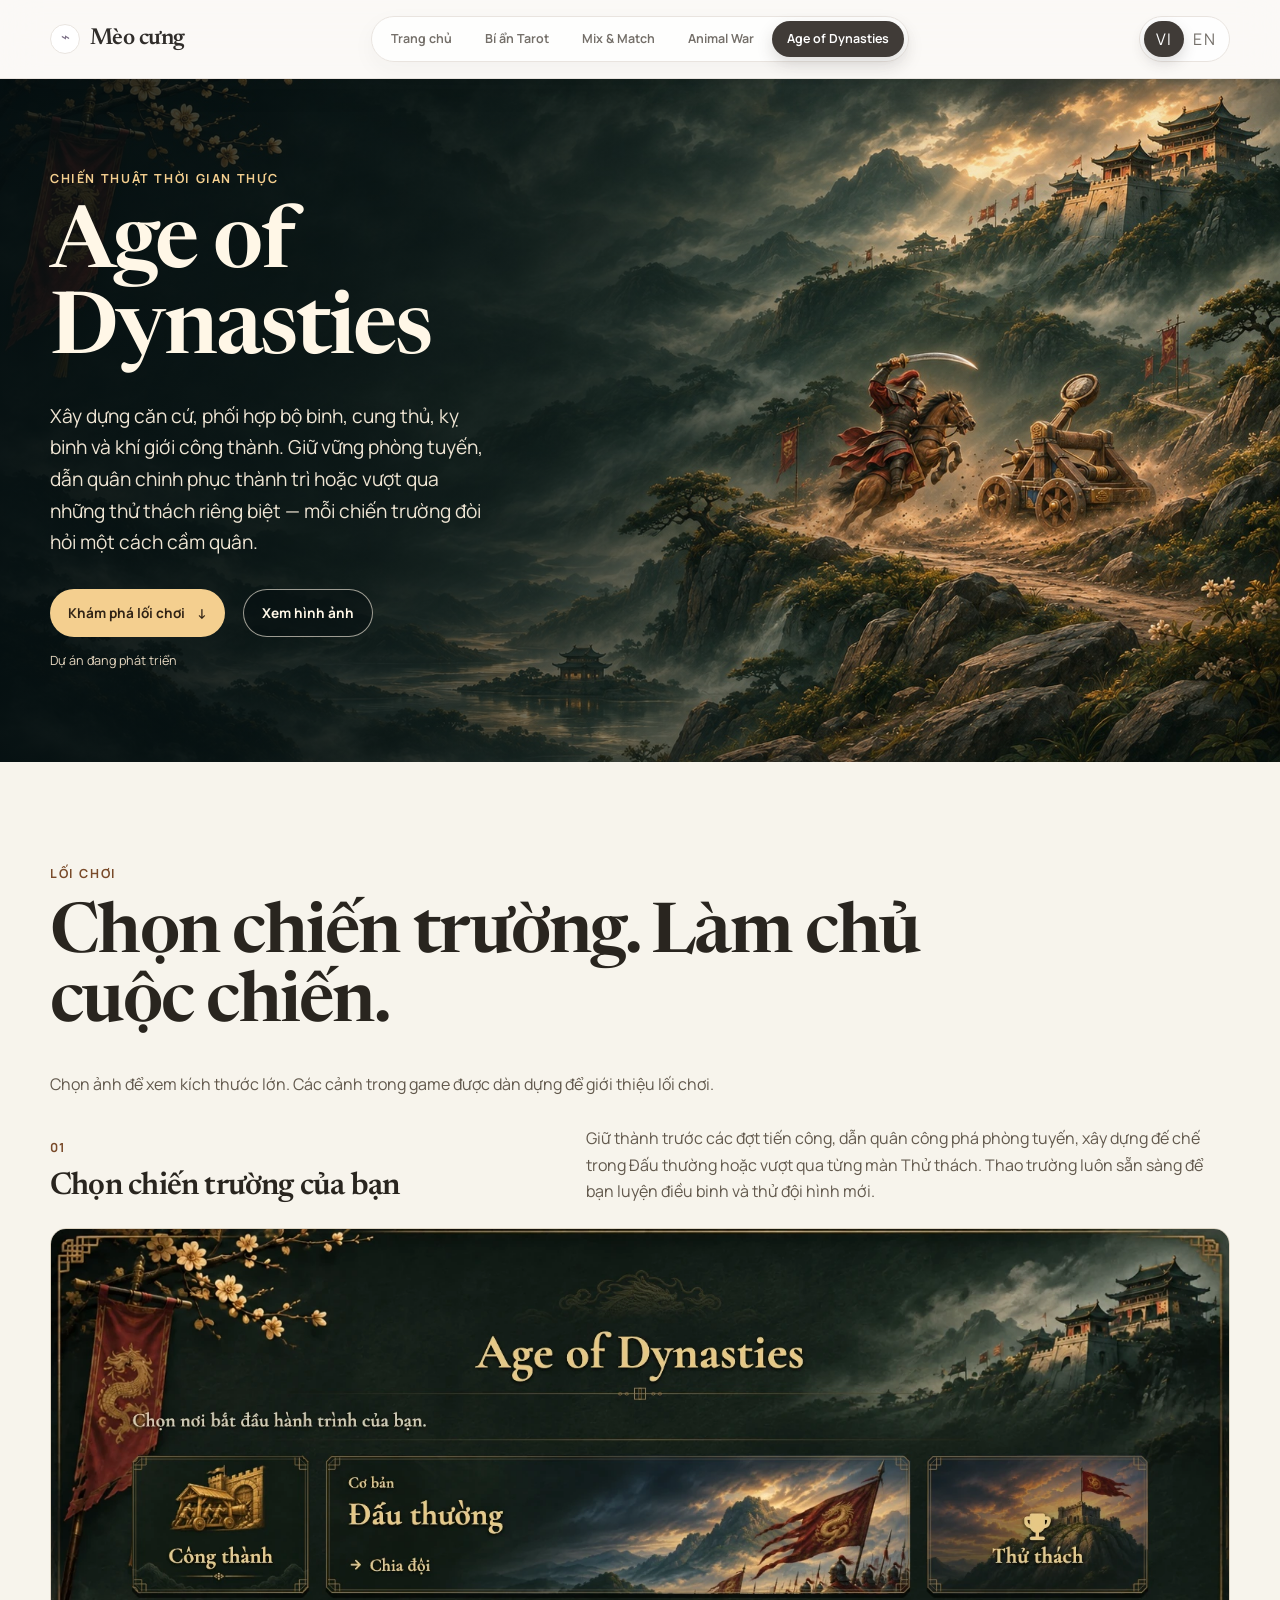
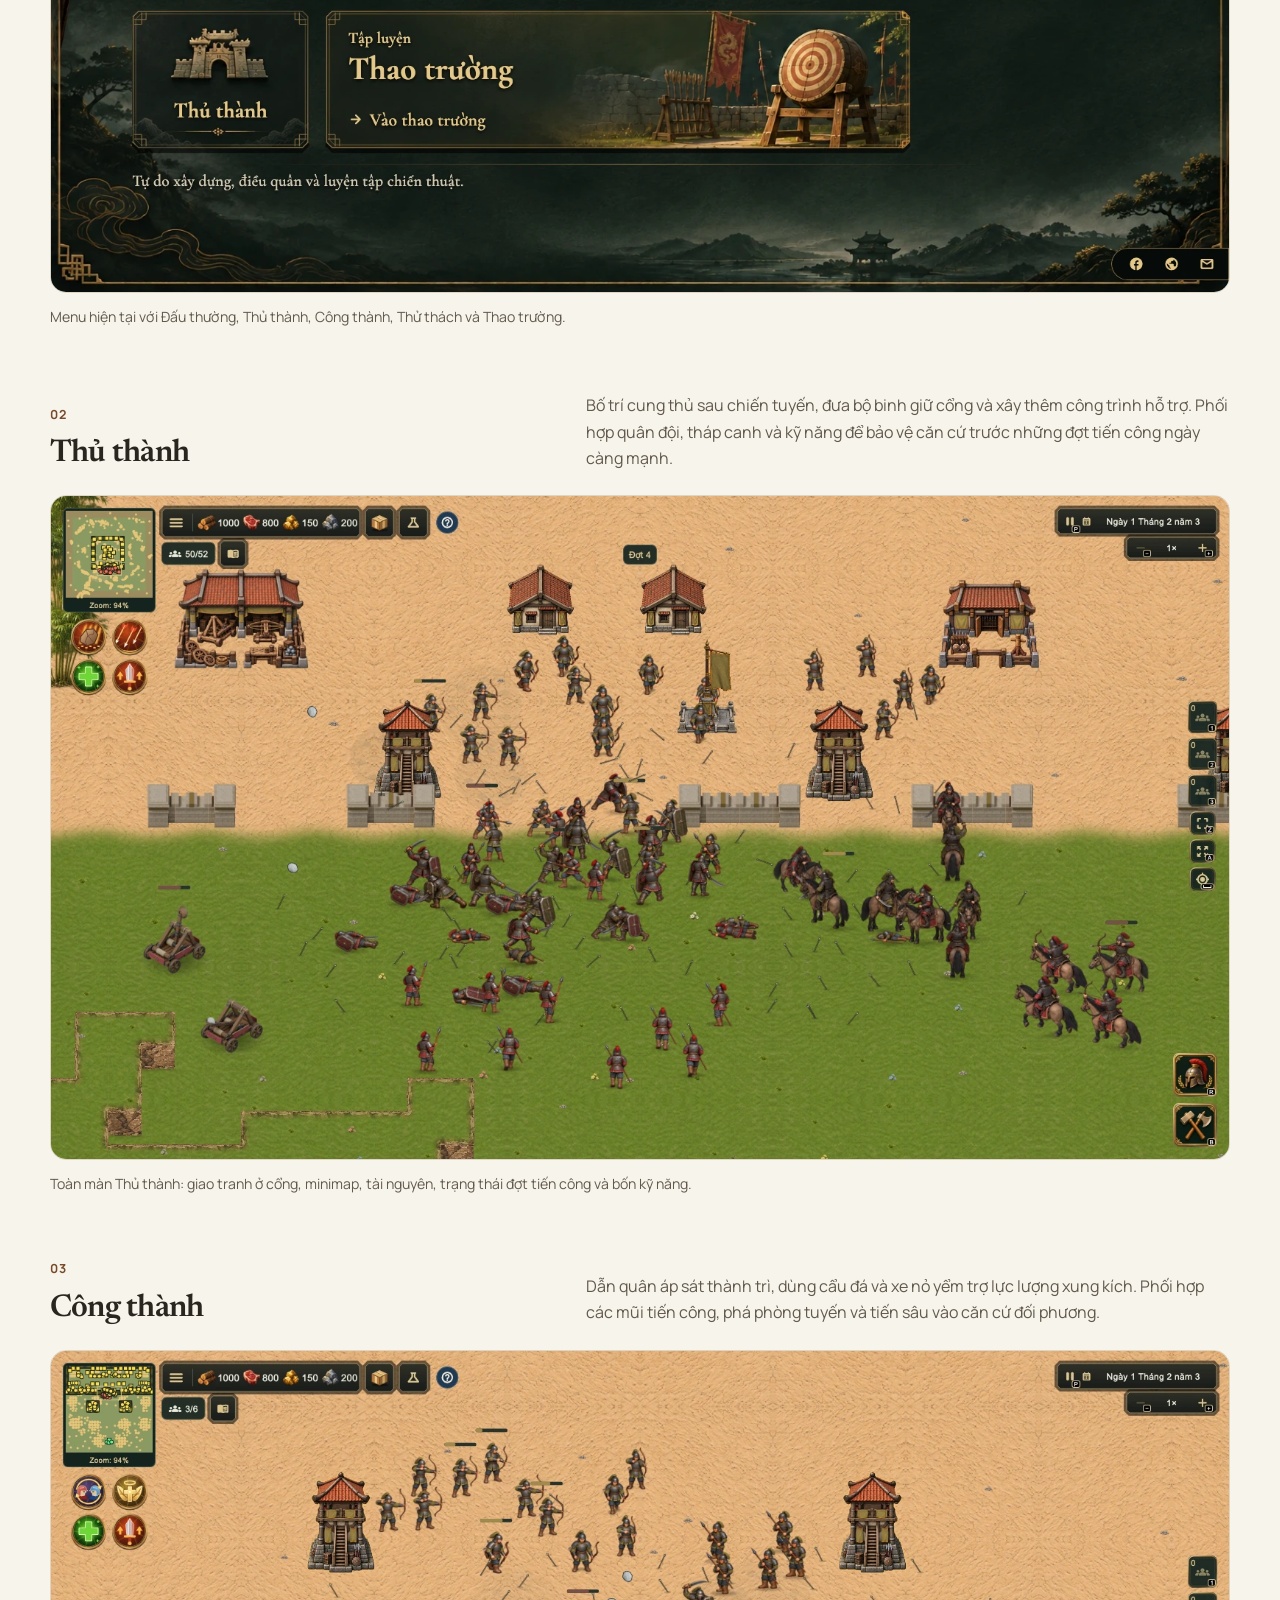
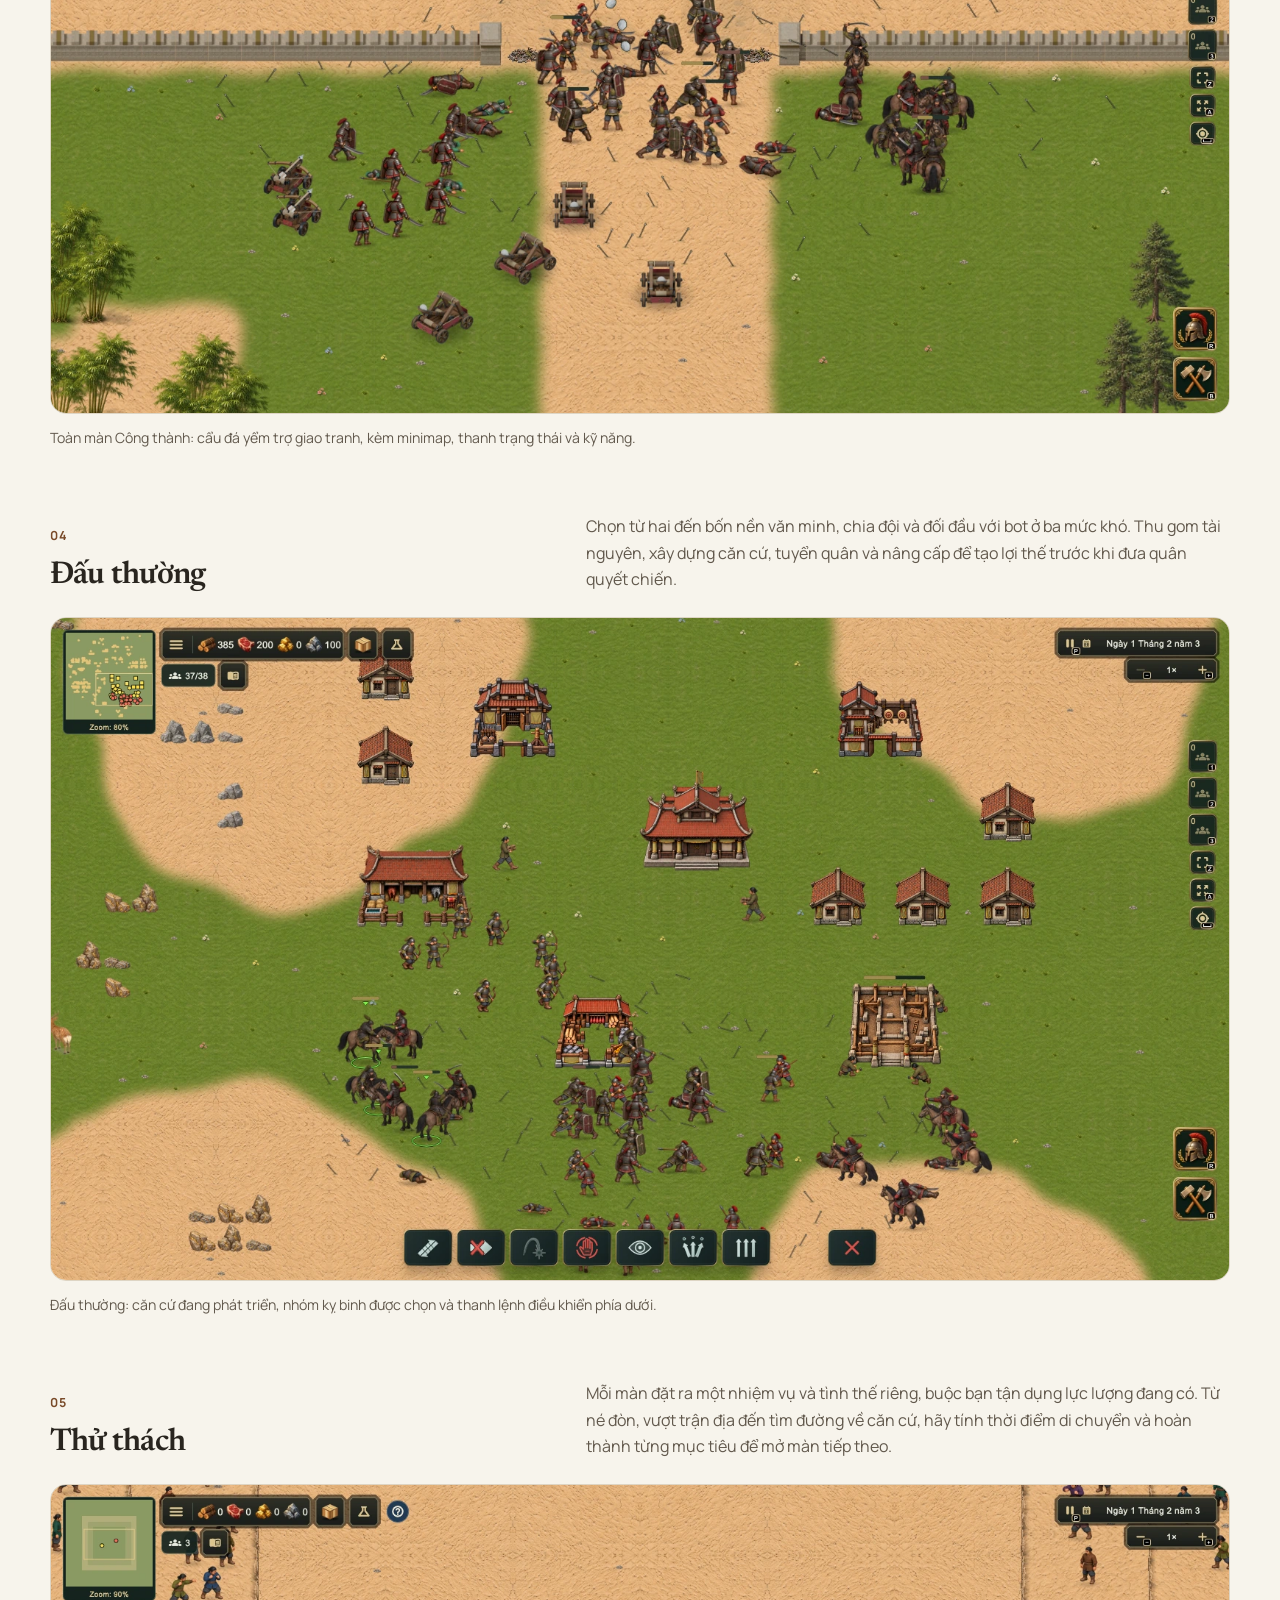
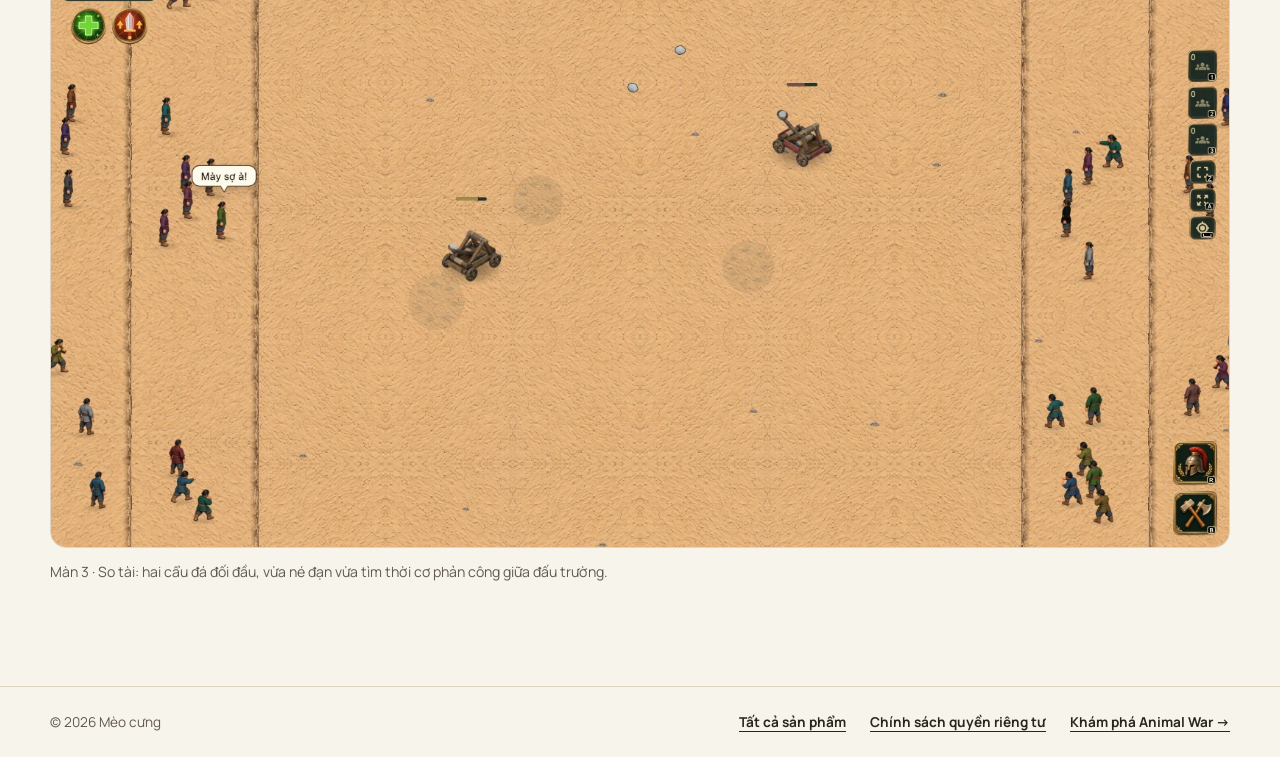
<file: age-of-dynasties.html>
<!DOCTYPE html>
<html lang="vi">

<head>
    <meta charset="UTF-8" />
    <meta name="viewport" content="width=device-width, initial-scale=1.0" />
    <meta name="description" content="Age of Dynasties — xây dựng căn cứ, chỉ huy quân đội và làm chủ chiến trường trong Thủ thành, Công thành, Đấu thường và Thử thách." />
    <title>Age of Dynasties | Mèo cưng</title>
    <link rel="preconnect" href="https://fonts.googleapis.com" />
    <link rel="preconnect" href="https://fonts.gstatic.com" crossorigin />
    <link href="https://fonts.googleapis.com/css2?family=Manrope:wght@400;500;600;700&amp;family=Newsreader:wght@400;600&amp;display=swap" rel="stylesheet" />
    <link href="assets/site-shell.css" rel="stylesheet" />
    <link href="assets/game-pages.css?v=20261124-modes" rel="stylesheet" />
    <script src="assets/game-pages.js?v=20261124-hud" defer></script>
</head>

<body class="game-page" data-game="age-of-dynasties">
    <a class="game-skip" href="#main-content" data-i18n="skipLink">Bỏ qua điều hướng</a>

    <header class="global-header">
        <div class="global-shell global-nav">
            <a class="global-brand" href="index.html" aria-label="Mèo cưng">
                <span class="global-brand-icon" aria-hidden="true">⌁</span>
                <span class="global-brand-wordmark">Mèo cưng</span>
            </a>

            <nav class="global-tabs" data-i18n-aria="navAria" aria-label="Điều hướng chính">
                <a class="global-tab" href="index.html" data-i18n="navHome">Trang chủ</a>
                <a class="global-tab" href="tarot.html" data-i18n="navTarot">Bí ẩn Tarot</a>
                <a class="global-tab" href="mixmatch.html">Mix &amp; Match</a>
                <a class="global-tab" href="animal-war.html">Animal War</a>
                <a class="global-tab" href="age-of-dynasties.html" aria-current="page">Age of Dynasties</a>
            </nav>

            <div class="global-language" role="group" data-i18n-aria="languageAria" aria-label="Chọn ngôn ngữ">
                <button class="global-language-button" type="button" data-lang="vi" aria-pressed="true">VI</button>
                <button class="global-language-button" type="button" data-lang="en" aria-pressed="false">EN</button>
            </div>
        </div>
    </header>

    <main id="main-content">
        <section class="game-hero" aria-labelledby="game-title">
            <img class="game-hero-art" src="assets/games/age-of-dynasties-hero.jpg" alt="" width="1672" height="941" fetchpriority="high" />
            <div class="global-shell game-hero-grid">
                <div class="game-hero-copy">
                    <p class="game-eyebrow" data-i18n="heroEyebrow">Chiến thuật thời gian thực</p>
                    <h1 id="game-title">Age of Dynasties</h1>
                    <p class="game-lead" data-i18n="heroLead">Xây dựng căn cứ, phối hợp bộ binh, cung thủ, kỵ binh và khí giới công thành. Giữ vững phòng tuyến, dẫn quân chinh phục thành trì hoặc vượt qua những thử thách riêng biệt — mỗi chiến trường đòi hỏi một cách cầm quân.</p>
                    <div class="game-actions">
                        <a class="game-button" href="#gameplay">
                            <span data-i18n="heroAction">Khám phá lối chơi</span>
                            <span aria-hidden="true">↓</span>
                        </a>
                        <a class="game-button game-button-secondary" href="#screenshots" data-i18n="galleryAction">Xem hình ảnh</a>
                        <span class="game-status" data-i18n="heroStatus">Dự án đang phát triển</span>
                    </div>
                </div>

            </div>
        </section>

        <section class="global-shell game-features" id="gameplay" aria-labelledby="gameplay-title">
            <p class="game-eyebrow" data-i18n="gameplayEyebrow">Lối chơi</p>
            <h2 id="gameplay-title" data-i18n="gameplayTitle">Chọn chiến trường. Làm chủ cuộc chiến.</h2>
            <p class="game-gallery-hint" data-i18n="galleryHint">Chọn ảnh để xem kích thước lớn. Các cảnh trong game được dàn dựng để giới thiệu lối chơi.</p>
            <div class="game-feature-list" id="screenshots">
                <article class="game-feature">
                    <div class="game-feature-copy">
                        <div><span class="game-feature-number" aria-hidden="true">01</span><h3 data-i18n="featureOneTitle">Chọn chiến trường của bạn</h3></div>
                        <p data-i18n="featureOneLead">Giữ thành trước các đợt tiến công, dẫn quân công phá phòng tuyến, xây dựng đế chế trong Đấu thường hoặc vượt qua từng màn Thử thách. Thao trường luôn sẵn sàng để bạn luyện điều binh và thử đội hình mới.</p>
                    </div>
                    <figure class="game-shot">
                        <a href="assets/games/screenshots/dynasties-menu-20261124.webp" target="_blank" rel="noopener">
                            <img src="assets/games/screenshots/dynasties-menu-20261124.webp" alt="Menu Age of Dynasties hiện tại với năm lựa chọn chế độ chơi, không hiển thị cửa hàng." data-i18n-alt="featureOneAlt" width="1600" height="900" loading="lazy" decoding="async" />
                        </a>
                        <figcaption data-i18n="featureOneCaption">Menu hiện tại với Đấu thường, Thủ thành, Công thành, Thử thách và Thao trường.</figcaption>
                    </figure>
                </article>
                <article class="game-feature">
                    <div class="game-feature-copy">
                        <div><span class="game-feature-number" aria-hidden="true">02</span><h3 data-i18n="featureTwoTitle">Thủ thành</h3></div>
                        <p data-i18n="featureTwoLead">Bố trí cung thủ sau chiến tuyến, đưa bộ binh giữ cổng và xây thêm công trình hỗ trợ. Phối hợp quân đội, tháp canh và kỹ năng để bảo vệ căn cứ trước những đợt tiến công ngày càng mạnh.</p>
                    </div>
                    <figure class="game-shot">
                        <a href="assets/games/screenshots/dynasties-defense-20261124-hud.webp" target="_blank" rel="noopener">
                            <img src="assets/games/screenshots/dynasties-defense-20261124-hud.webp" alt="Toàn màn Thủ thành với minimap, tài nguyên, trạng thái đợt 4 và bốn kỹ năng; các cụm quân giao chiến ở cổng, có quân ngã và tên cắm đất." data-i18n-alt="featureTwoAlt" width="1600" height="900" loading="lazy" decoding="async" />
                        </a>
                        <figcaption data-i18n="featureTwoCaption">Toàn màn Thủ thành: giao tranh ở cổng, minimap, tài nguyên, trạng thái đợt tiến công và bốn kỹ năng.</figcaption>
                    </figure>
                </article>
                <article class="game-feature">
                    <div class="game-feature-copy">
                        <div><span class="game-feature-number" aria-hidden="true">03</span><h3 data-i18n="featureThreeTitle">Công thành</h3></div>
                        <p data-i18n="featureThreeLead">Dẫn quân áp sát thành trì, dùng cẩu đá và xe nỏ yểm trợ lực lượng xung kích. Phối hợp các mũi tiến công, phá phòng tuyến và tiến sâu vào căn cứ đối phương.</p>
                    </div>
                    <figure class="game-shot">
                        <a href="assets/games/screenshots/dynasties-siege-20261124-hud.webp" target="_blank" rel="noopener">
                            <img src="assets/games/screenshots/dynasties-siege-20261124-hud.webp" alt="Toàn màn Công thành với minimap, tài nguyên, thanh thời gian và cụm kỹ năng; bộ binh đánh qua đoạn tường vỡ dưới sự yểm trợ của khí giới." data-i18n-alt="featureThreeAlt" width="1600" height="900" loading="lazy" decoding="async" />
                        </a>
                        <figcaption data-i18n="featureThreeCaption">Toàn màn Công thành: cẩu đá yểm trợ giao tranh, kèm minimap, thanh trạng thái và kỹ năng.</figcaption>
                    </figure>
                </article>
                <article class="game-feature">
                    <div class="game-feature-copy">
                        <div><span class="game-feature-number" aria-hidden="true">04</span><h3 data-i18n="featureFourTitle">Đấu thường</h3></div>
                        <p data-i18n="featureFourLead">Chọn từ hai đến bốn nền văn minh, chia đội và đối đầu với bot ở ba mức khó. Thu gom tài nguyên, xây dựng căn cứ, tuyển quân và nâng cấp để tạo lợi thế trước khi đưa quân quyết chiến.</p>
                    </div>
                    <figure class="game-shot">
                        <a href="assets/games/screenshots/dynasties-skirmish-20261124-hud.webp" target="_blank" rel="noopener">
                            <img src="assets/games/screenshots/dynasties-skirmish-20261124-hud.webp" alt="Toàn màn Đấu thường với minimap, thanh tài nguyên và thời gian; ba kỵ binh được chọn có vòng chọn xanh, thanh lệnh hiện phía dưới giữa cảnh xây dựng và giao tranh." data-i18n-alt="featureFourAlt" width="1600" height="900" loading="lazy" decoding="async" />
                        </a>
                        <figcaption data-i18n="featureFourCaption">Đấu thường: căn cứ đang phát triển, nhóm kỵ binh được chọn và thanh lệnh điều khiển phía dưới.</figcaption>
                    </figure>
                </article>
                <article class="game-feature">
                    <div class="game-feature-copy">
                        <div><span class="game-feature-number" aria-hidden="true">05</span><h3 data-i18n="featureFiveTitle">Thử thách</h3></div>
                        <p data-i18n="featureFiveLead">Mỗi màn đặt ra một nhiệm vụ và tình thế riêng, buộc bạn tận dụng lực lượng đang có. Từ né đòn, vượt trận địa đến tìm đường về căn cứ, hãy tính thời điểm di chuyển và hoàn thành từng mục tiêu để mở màn tiếp theo.</p>
                    </div>
                    <figure class="game-shot">
                        <a href="assets/games/screenshots/dynasties-challenge-20261124-hud.webp" target="_blank" rel="noopener">
                            <img src="assets/games/screenshots/dynasties-challenge-20261124-hud.webp" alt="Toàn màn Thử thách 3 So tài với minimap, thanh trạng thái và hai kỹ năng; hai cẩu đá đối đầu, đạn đá đang bay và khán giả quanh đấu trường." data-i18n-alt="featureFiveAlt" width="1600" height="900" loading="lazy" decoding="async" />
                        </a>
                        <figcaption data-i18n="featureFiveCaption">Màn 3 · So tài: hai cẩu đá đối đầu, vừa né đạn vừa tìm thời cơ phản công giữa đấu trường.</figcaption>
                    </figure>
                </article>
            </div>
        </section>
    </main>

    <footer class="game-footer">
        <div class="global-shell game-footer-row">
            <span>© 2026 Mèo cưng</span>
            <nav data-i18n-aria="footerAria" aria-label="Liên kết cuối trang">
                <a href="index.html#products" data-i18n="homeAction">Tất cả sản phẩm</a>
                <a href="https://pham-tien-thang.github.io/policy/age_of_dynasties/policy_age_of_dynasties.html" target="_blank" rel="noopener noreferrer" data-i18n="footerPrivacy">Chính sách quyền riêng tư</a>
                <a href="animal-war.html">
                    <span data-i18n="otherAction">Khám phá Animal War</span>
                    <span aria-hidden="true">→</span>
                </a>
            </nav>
        </div>
    </footer>
</body>

</html>
</file>
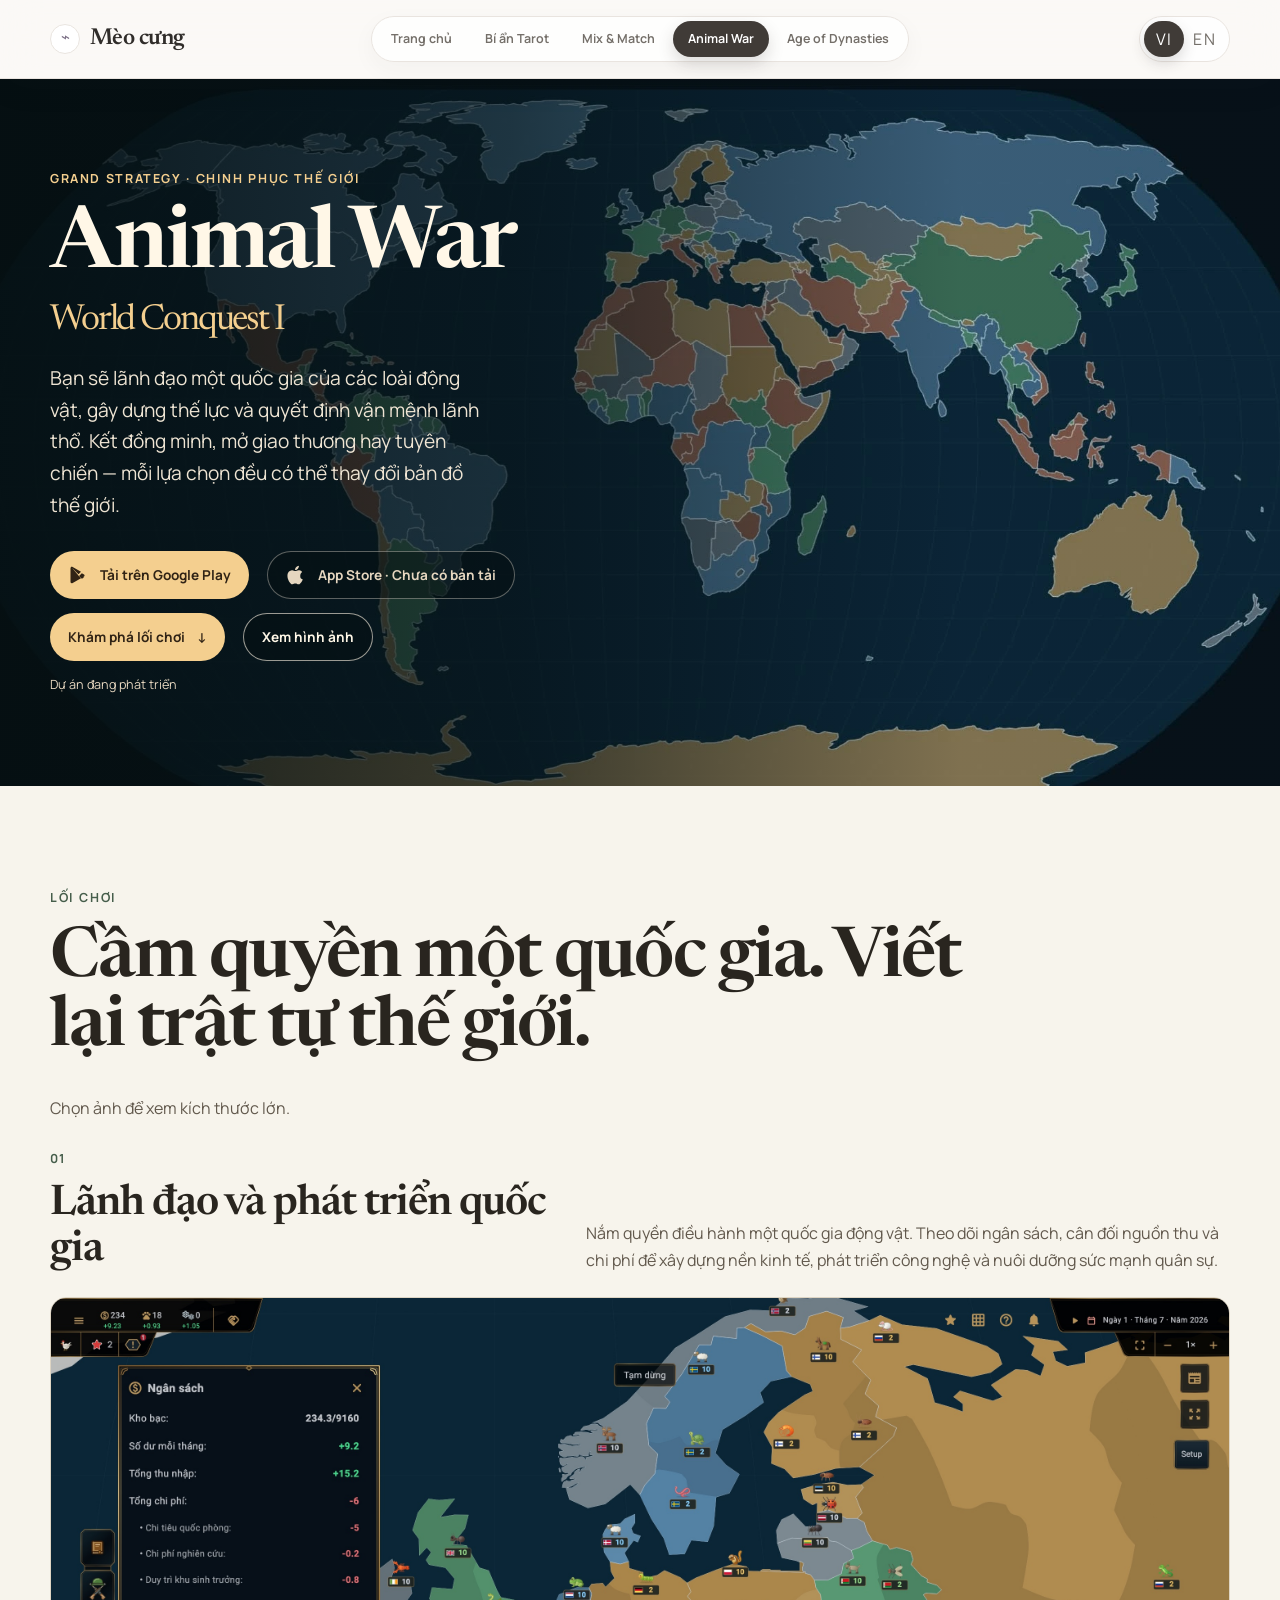
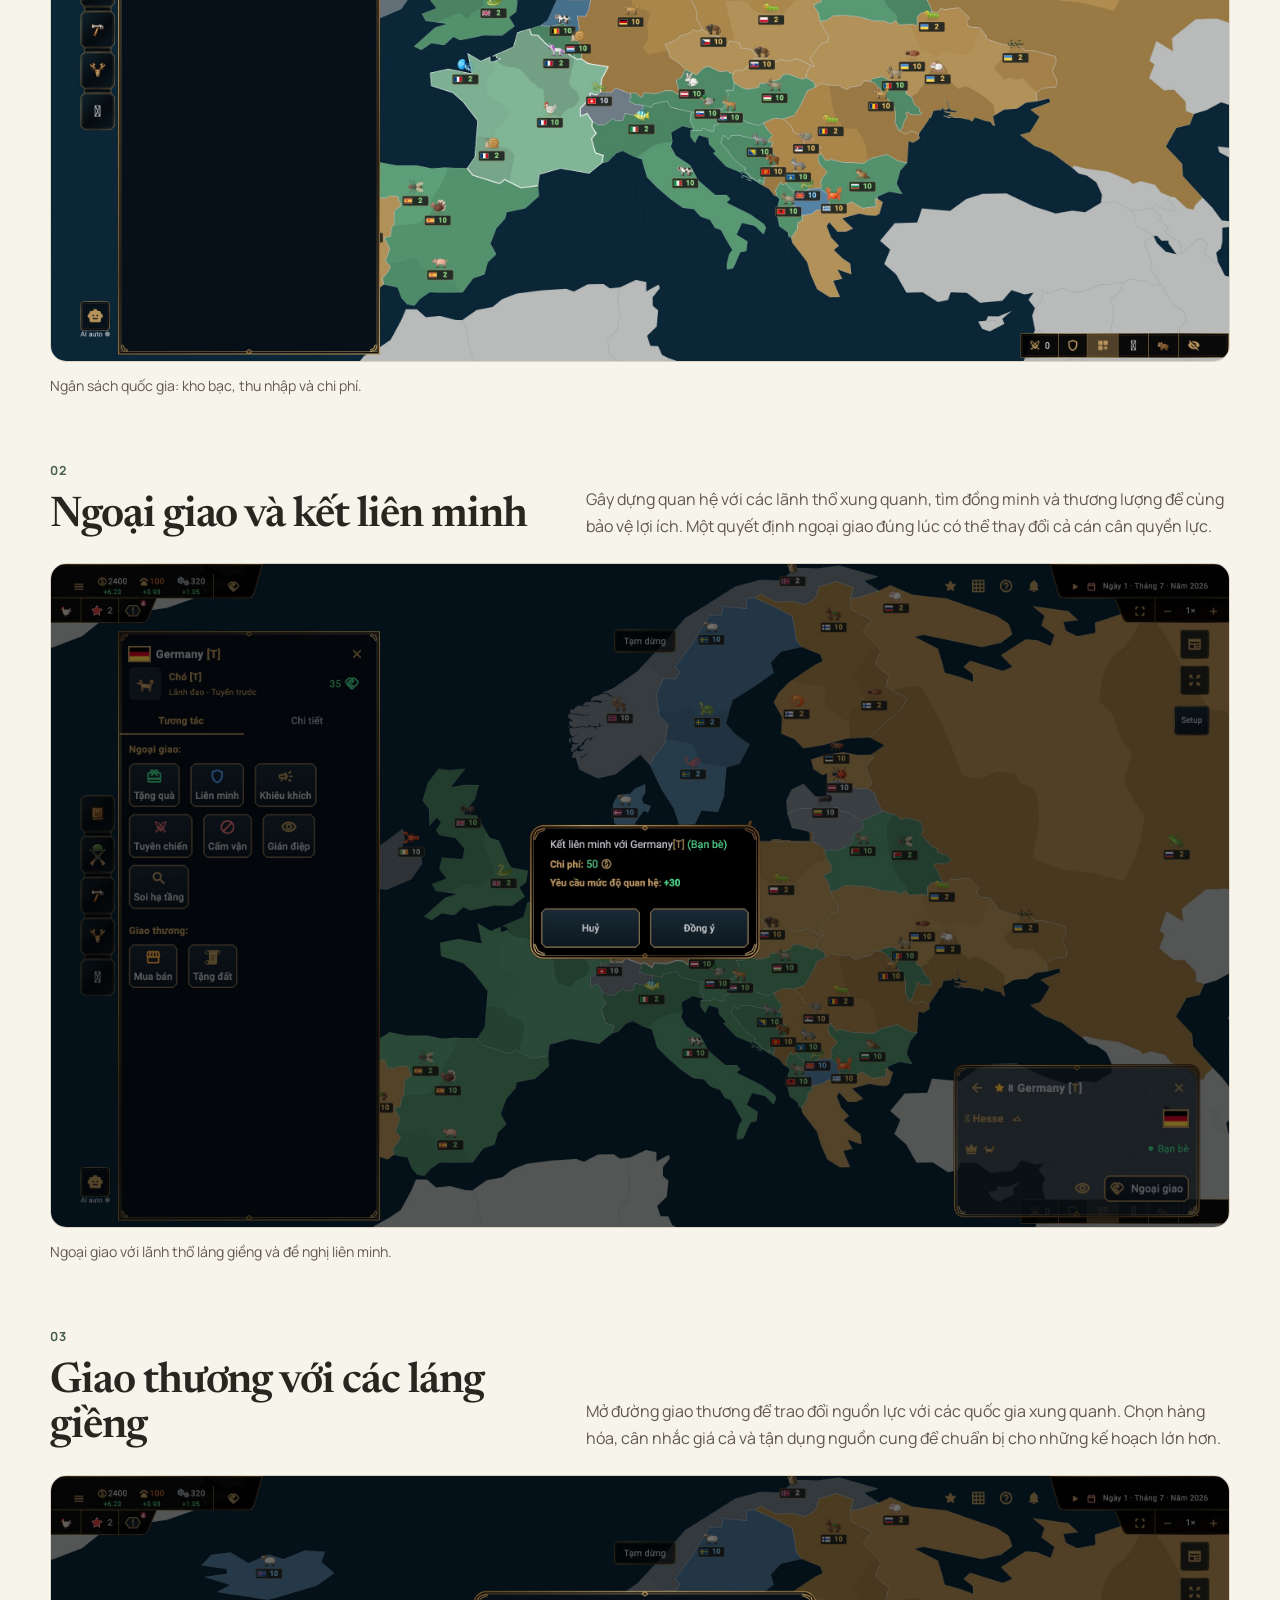
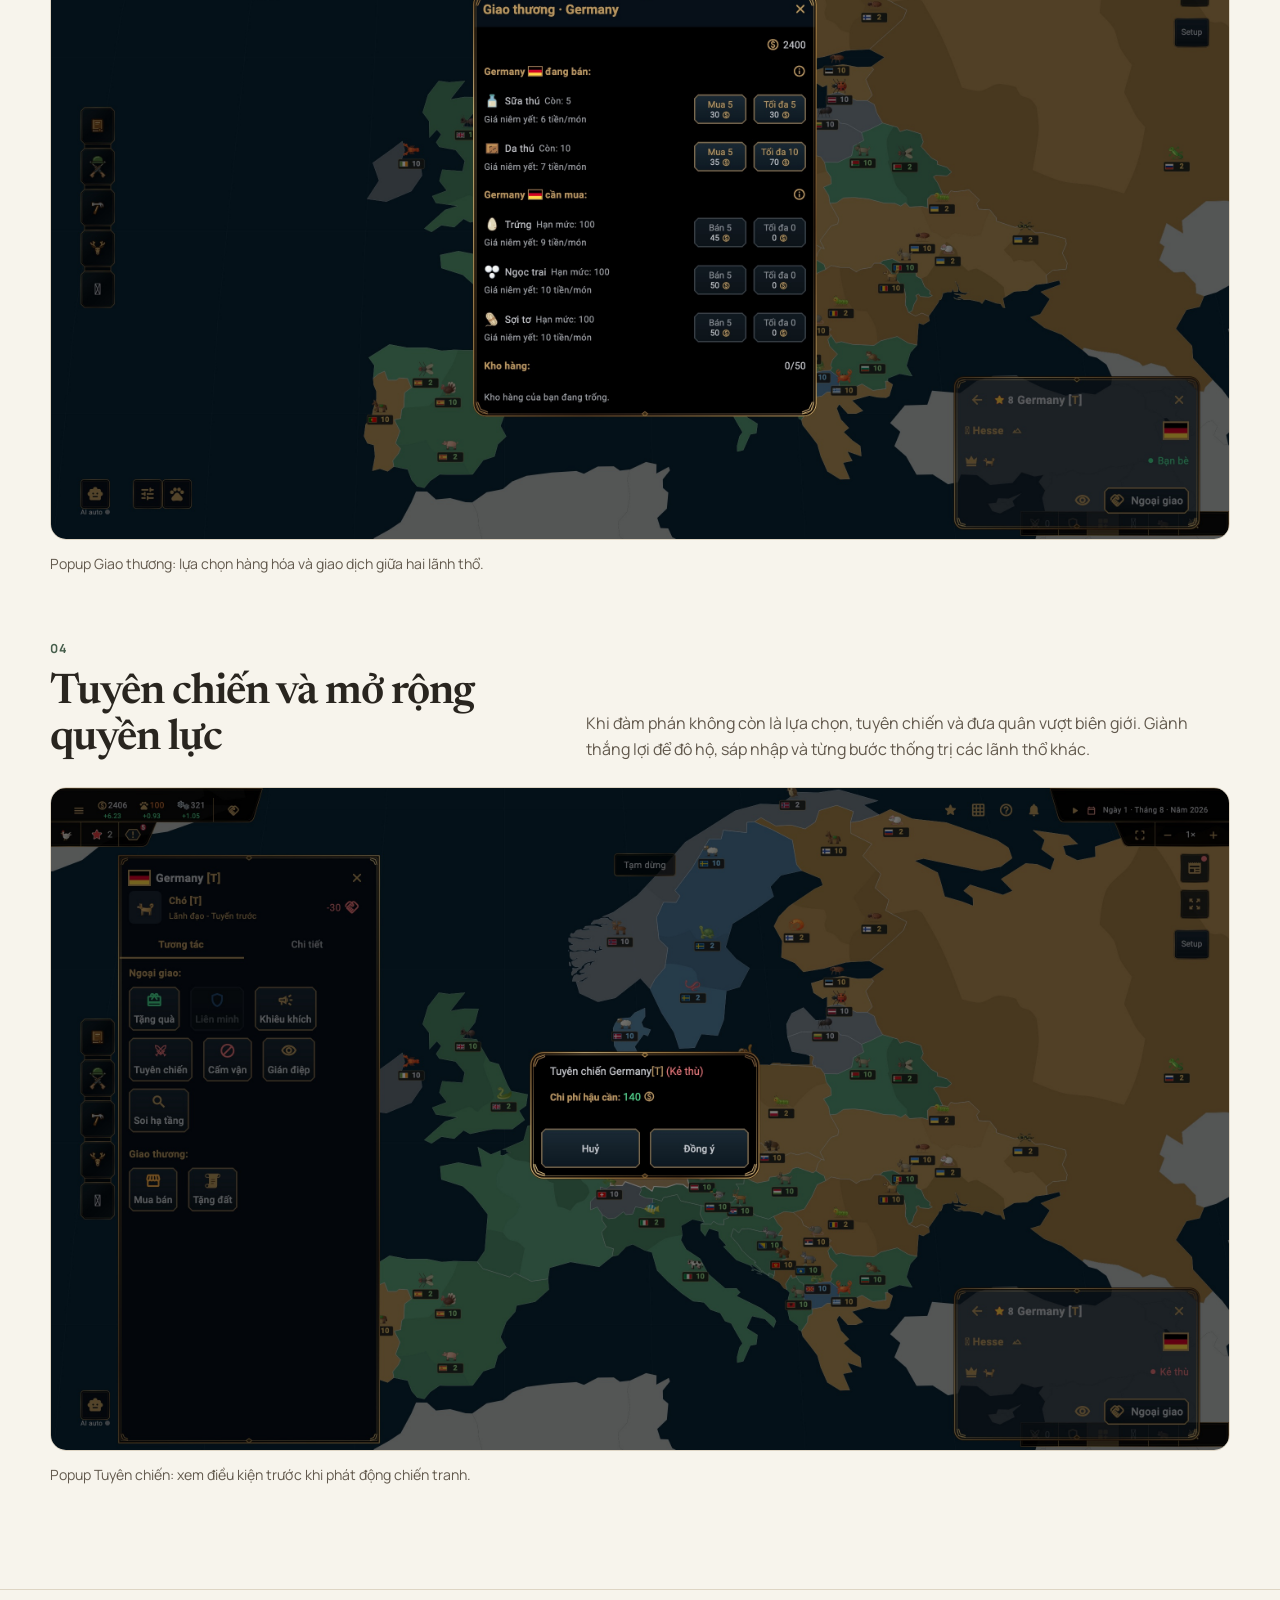
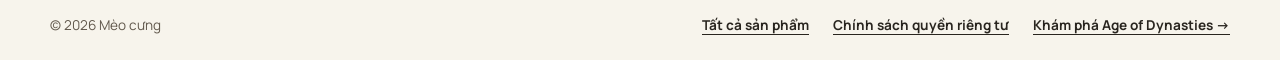
<file: animal-war.html>
<!DOCTYPE html>
<html lang="vi">

<head>
    <meta charset="UTF-8" />
    <meta name="viewport" content="width=device-width, initial-scale=1.0" />
    <meta name="description" content="Lãnh đạo một quốc gia động vật trong Animal War. Ngoại giao, kết liên minh, giao thương, tuyên chiến và đô hộ hoặc thống trị các lãnh thổ khác." />
    <title>Animal War: World Conquest I | Mèo cưng</title>
    <link rel="preconnect" href="https://fonts.googleapis.com" />
    <link rel="preconnect" href="https://fonts.gstatic.com" crossorigin />
    <link href="https://fonts.googleapis.com/css2?family=Manrope:wght@400;500;600;700&amp;family=Newsreader:wght@400;600&amp;display=swap" rel="stylesheet" />
    <link href="assets/site-shell.css" rel="stylesheet" />
    <link href="assets/game-pages.css?v=20261108-store-links" rel="stylesheet" />
    <script src="assets/game-pages.js?v=20261108-store-links" defer></script>
</head>

<body class="game-page" data-game="animal-war">
    <a class="game-skip" href="#main-content" data-i18n="skipLink">Bỏ qua điều hướng</a>

    <header class="global-header">
        <div class="global-shell global-nav">
            <a class="global-brand" href="index.html" aria-label="Mèo cưng">
                <span class="global-brand-icon" aria-hidden="true">⌁</span>
                <span class="global-brand-wordmark">Mèo cưng</span>
            </a>

            <nav class="global-tabs" data-i18n-aria="navAria" aria-label="Điều hướng chính">
                <a class="global-tab" href="index.html" data-i18n="navHome">Trang chủ</a>
                <a class="global-tab" href="tarot.html" data-i18n="navTarot">Bí ẩn Tarot</a>
                <a class="global-tab" href="mixmatch.html">Mix &amp; Match</a>
                <a class="global-tab" href="animal-war.html" aria-current="page">Animal War</a>
                <a class="global-tab" href="age-of-dynasties.html">Age of Dynasties</a>
            </nav>

            <div class="global-language" role="group" data-i18n-aria="languageAria" aria-label="Chọn ngôn ngữ">
                <button class="global-language-button" type="button" data-lang="vi" aria-pressed="true">VI</button>
                <button class="global-language-button" type="button" data-lang="en" aria-pressed="false">EN</button>
            </div>
        </div>
    </header>

    <main id="main-content">
        <section class="game-hero" aria-labelledby="game-title">
            <img class="game-hero-art" src="assets/games/animal-war-map.webp" alt="" width="2048" height="1024" fetchpriority="high" />
            <div class="global-shell game-hero-grid">
                <div class="game-hero-copy">
                    <p class="game-eyebrow" data-i18n="heroEyebrow">Grand strategy · Chinh phục thế giới</p>
                    <h1 id="game-title">Animal War<span>World Conquest I</span></h1>
                    <p class="game-lead" data-i18n="heroLead">Bạn sẽ lãnh đạo một quốc gia của các loài động vật, gây dựng thế lực và quyết định vận mệnh lãnh thổ. Kết đồng minh, mở giao thương hay tuyên chiến — mỗi lựa chọn đều có thể thay đổi bản đồ thế giới.</p>
                    <div class="game-actions game-store-actions">
                        <a class="game-button" data-store-link="googlePlay" role="link" aria-disabled="true" target="_blank" rel="noopener noreferrer">
                            <svg viewBox="0 0 24 24" aria-hidden="true"><path fill="currentColor" d="M3.6 2.3c-.4.4-.6 1-.6 1.8v15.8c0 .8.2 1.4.6 1.8l.1.1 8.9-8.9v-.2L3.7 2.2l-.1.1Zm12 13.6-3-3-8.8 8.8c.5.3 1.1.2 1.8-.2l10-5.6Zm3.1-1.7c.8-.4 1.2-1 1.2-1.6s-.4-1.2-1.2-1.6l-2.1-1.2-3.3 3.3 3.3 3.3 2.1-1.2ZM5.6 2.5c-.7-.4-1.3-.5-1.8-.2l8.8 8.8 3-3-10-5.6Z"/></svg>
                            <span data-i18n="googlePlayDownload">Tải trên Google Play</span>
                        </a>
                        <a class="game-button game-button-secondary" data-store-link="appStore" role="link" aria-disabled="true" target="_blank" rel="noopener noreferrer">
                            <svg viewBox="0 0 24 24" aria-hidden="true"><path fill="currentColor" d="M17.1 12.5c0-2.7 2.2-4 2.3-4.1-1.3-1.9-3.3-2.1-4-2.1-1.7-.2-3.3 1-4.2 1-.9 0-2.3-1-3.8-1-1.9 0-3.7 1.1-4.7 2.8-2 3.4-.5 8.5 1.4 11.3.9 1.4 2.1 2.9 3.6 2.8 1.4-.1 2-.9 3.7-.9s2.2.9 3.7.9c1.5 0 2.5-1.4 3.5-2.8 1.1-1.6 1.5-3.2 1.5-3.3-.1 0-3-.1-3-3.6ZM14.3 4.5c.8-1 1.3-2.3 1.2-3.5-1.2.1-2.6.8-3.4 1.7-.7.8-1.4 2.2-1.2 3.4 1.3.1 2.6-.6 3.4-1.6Z"/></svg>
                            <span data-i18n="appStorePending">App Store · Chưa có bản tải</span>
                        </a>
                    </div>
                    <div class="game-actions">
                        <a class="game-button" href="#gameplay">
                            <span data-i18n="heroAction">Khám phá lối chơi</span>
                            <span aria-hidden="true">↓</span>
                        </a>
                        <a class="game-button game-button-secondary" href="#screenshots" data-i18n="galleryAction">Xem hình ảnh</a>
                        <span class="game-status" data-i18n="heroStatus">Dự án đang phát triển</span>
                    </div>
                </div>

            </div>
        </section>

        <section class="global-shell game-features" id="gameplay" aria-labelledby="gameplay-title">
            <p class="game-eyebrow" data-i18n="gameplayEyebrow">Lối chơi</p>
            <h2 id="gameplay-title" data-i18n="gameplayTitle">Cầm quyền một quốc gia. Viết lại trật tự thế giới.</h2>
            <p class="game-gallery-hint" data-i18n="galleryHint">Chọn ảnh để xem kích thước lớn.</p>
            <div class="game-feature-list" id="screenshots">
                <article class="game-feature">
                    <div class="game-feature-copy">
                        <div><span class="game-feature-number" aria-hidden="true">01</span><h3 data-i18n="featureOneTitle">Lãnh đạo và phát triển quốc gia</h3></div>
                        <p data-i18n="featureOneLead">Nắm quyền điều hành một quốc gia động vật. Theo dõi ngân sách, cân đối nguồn thu và chi phí để xây dựng nền kinh tế, phát triển công nghệ và nuôi dưỡng sức mạnh quân sự.</p>
                    </div>
                    <figure class="game-shot">
                        <a href="assets/games/screenshots/animal-war-budget.jpg?v=army-counts" target="_blank" rel="noopener">
                            <img src="assets/games/screenshots/animal-war-budget.jpg?v=army-counts" alt="Ngân sách quốc gia: kho bạc, thu nhập và chi phí." data-i18n-alt="featureOneAlt" width="2880" height="1620" loading="lazy" decoding="async" />
                        </a>
                        <figcaption data-i18n="featureOneCaption">Ngân sách quốc gia: kho bạc, thu nhập và chi phí.</figcaption>
                    </figure>
                </article>
                <article class="game-feature">
                    <div class="game-feature-copy">
                        <div><span class="game-feature-number" aria-hidden="true">02</span><h3 data-i18n="featureTwoTitle">Ngoại giao và kết liên minh</h3></div>
                        <p data-i18n="featureTwoLead">Gây dựng quan hệ với các lãnh thổ xung quanh, tìm đồng minh và thương lượng để cùng bảo vệ lợi ích. Một quyết định ngoại giao đúng lúc có thể thay đổi cả cán cân quyền lực.</p>
                    </div>
                    <figure class="game-shot">
                        <a href="assets/games/screenshots/animal-war-alliance.jpg?v=army-counts" target="_blank" rel="noopener">
                            <img src="assets/games/screenshots/animal-war-alliance.jpg?v=army-counts" alt="Ngoại giao với lãnh thổ láng giềng và đề nghị liên minh." data-i18n-alt="featureTwoAlt" width="2880" height="1620" loading="lazy" decoding="async" />
                        </a>
                        <figcaption data-i18n="featureTwoCaption">Ngoại giao với lãnh thổ láng giềng và đề nghị liên minh.</figcaption>
                    </figure>
                </article>
                <article class="game-feature">
                    <div class="game-feature-copy">
                        <div><span class="game-feature-number" aria-hidden="true">03</span><h3 data-i18n="featureThreeTitle">Giao thương với các láng giềng</h3></div>
                        <p data-i18n="featureThreeLead">Mở đường giao thương để trao đổi nguồn lực với các quốc gia xung quanh. Chọn hàng hóa, cân nhắc giá cả và tận dụng nguồn cung để chuẩn bị cho những kế hoạch lớn hơn.</p>
                    </div>
                    <figure class="game-shot">
                        <a href="assets/games/screenshots/animal-war-trade.jpg?v=army-counts" target="_blank" rel="noopener">
                            <img src="assets/games/screenshots/animal-war-trade.jpg?v=army-counts" alt="Popup Giao thương: lựa chọn hàng hóa và giao dịch giữa hai lãnh thổ." data-i18n-alt="featureThreeAlt" width="2880" height="1620" loading="lazy" decoding="async" />
                        </a>
                        <figcaption data-i18n="featureThreeCaption">Popup Giao thương: lựa chọn hàng hóa và giao dịch giữa hai lãnh thổ.</figcaption>
                    </figure>
                </article>
                <article class="game-feature">
                    <div class="game-feature-copy">
                        <div><span class="game-feature-number" aria-hidden="true">04</span><h3 data-i18n="featureFourTitle">Tuyên chiến và mở rộng quyền lực</h3></div>
                        <p data-i18n="featureFourLead">Khi đàm phán không còn là lựa chọn, tuyên chiến và đưa quân vượt biên giới. Giành thắng lợi để đô hộ, sáp nhập và từng bước thống trị các lãnh thổ khác.</p>
                    </div>
                    <figure class="game-shot">
                        <a href="assets/games/screenshots/animal-war-war.jpg?v=army-counts" target="_blank" rel="noopener">
                            <img src="assets/games/screenshots/animal-war-war.jpg?v=army-counts" alt="Popup Tuyên chiến: xem điều kiện trước khi phát động chiến tranh." data-i18n-alt="featureFourAlt" width="2880" height="1620" loading="lazy" decoding="async" />
                        </a>
                        <figcaption data-i18n="featureFourCaption">Popup Tuyên chiến: xem điều kiện trước khi phát động chiến tranh.</figcaption>
                    </figure>
                </article>
            </div>
        </section>
    </main>

    <footer class="game-footer">
        <div class="global-shell game-footer-row">
            <span>© 2026 Mèo cưng</span>
            <nav data-i18n-aria="footerAria" aria-label="Liên kết cuối trang">
                <a href="index.html#products" data-i18n="homeAction">Tất cả sản phẩm</a>
                <a href="https://pham-tien-thang.github.io/policy/animal_war/policy_animal_war.html" target="_blank" rel="noopener noreferrer" data-i18n="footerPrivacy">Chính sách quyền riêng tư</a>
                <a href="age-of-dynasties.html">
                    <span data-i18n="otherAction">Khám phá Age of Dynasties</span>
                    <span aria-hidden="true">→</span>
                </a>
            </nav>
        </div>
    </footer>
</body>

</html>
</file>
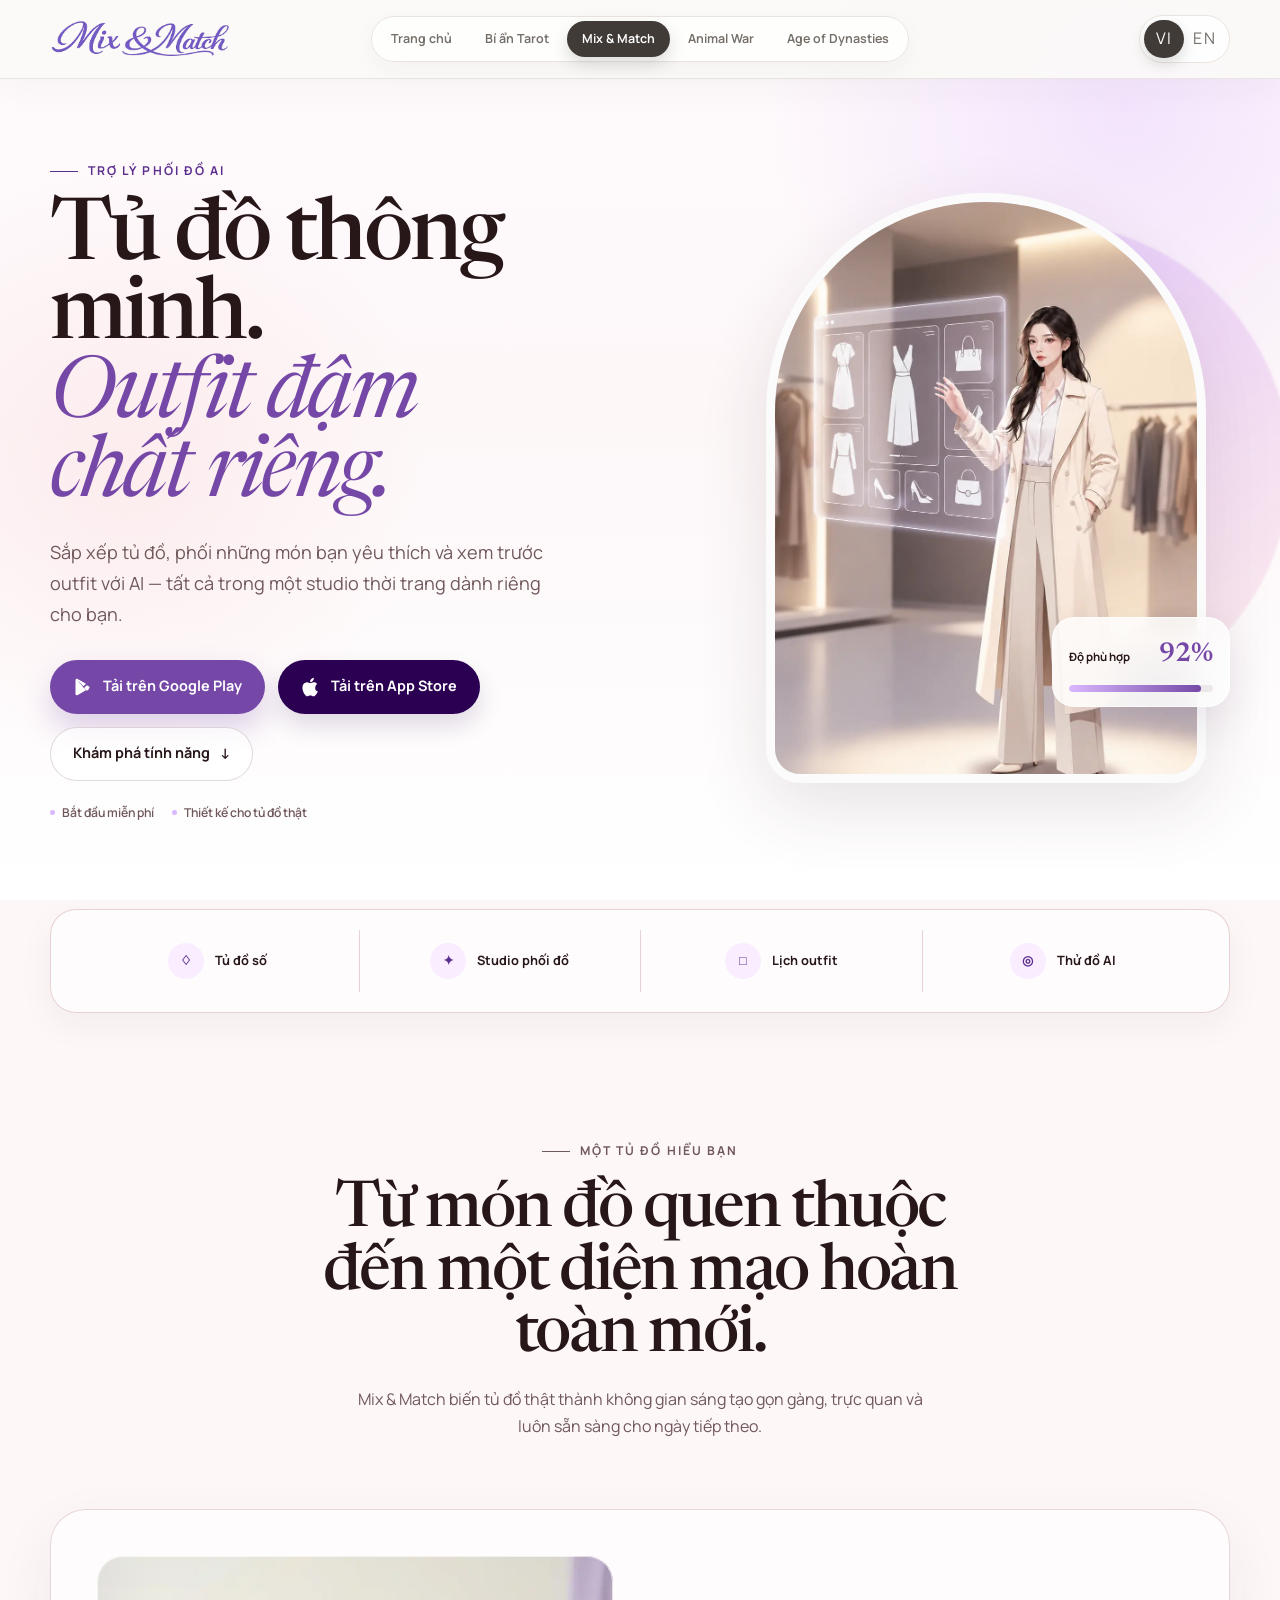
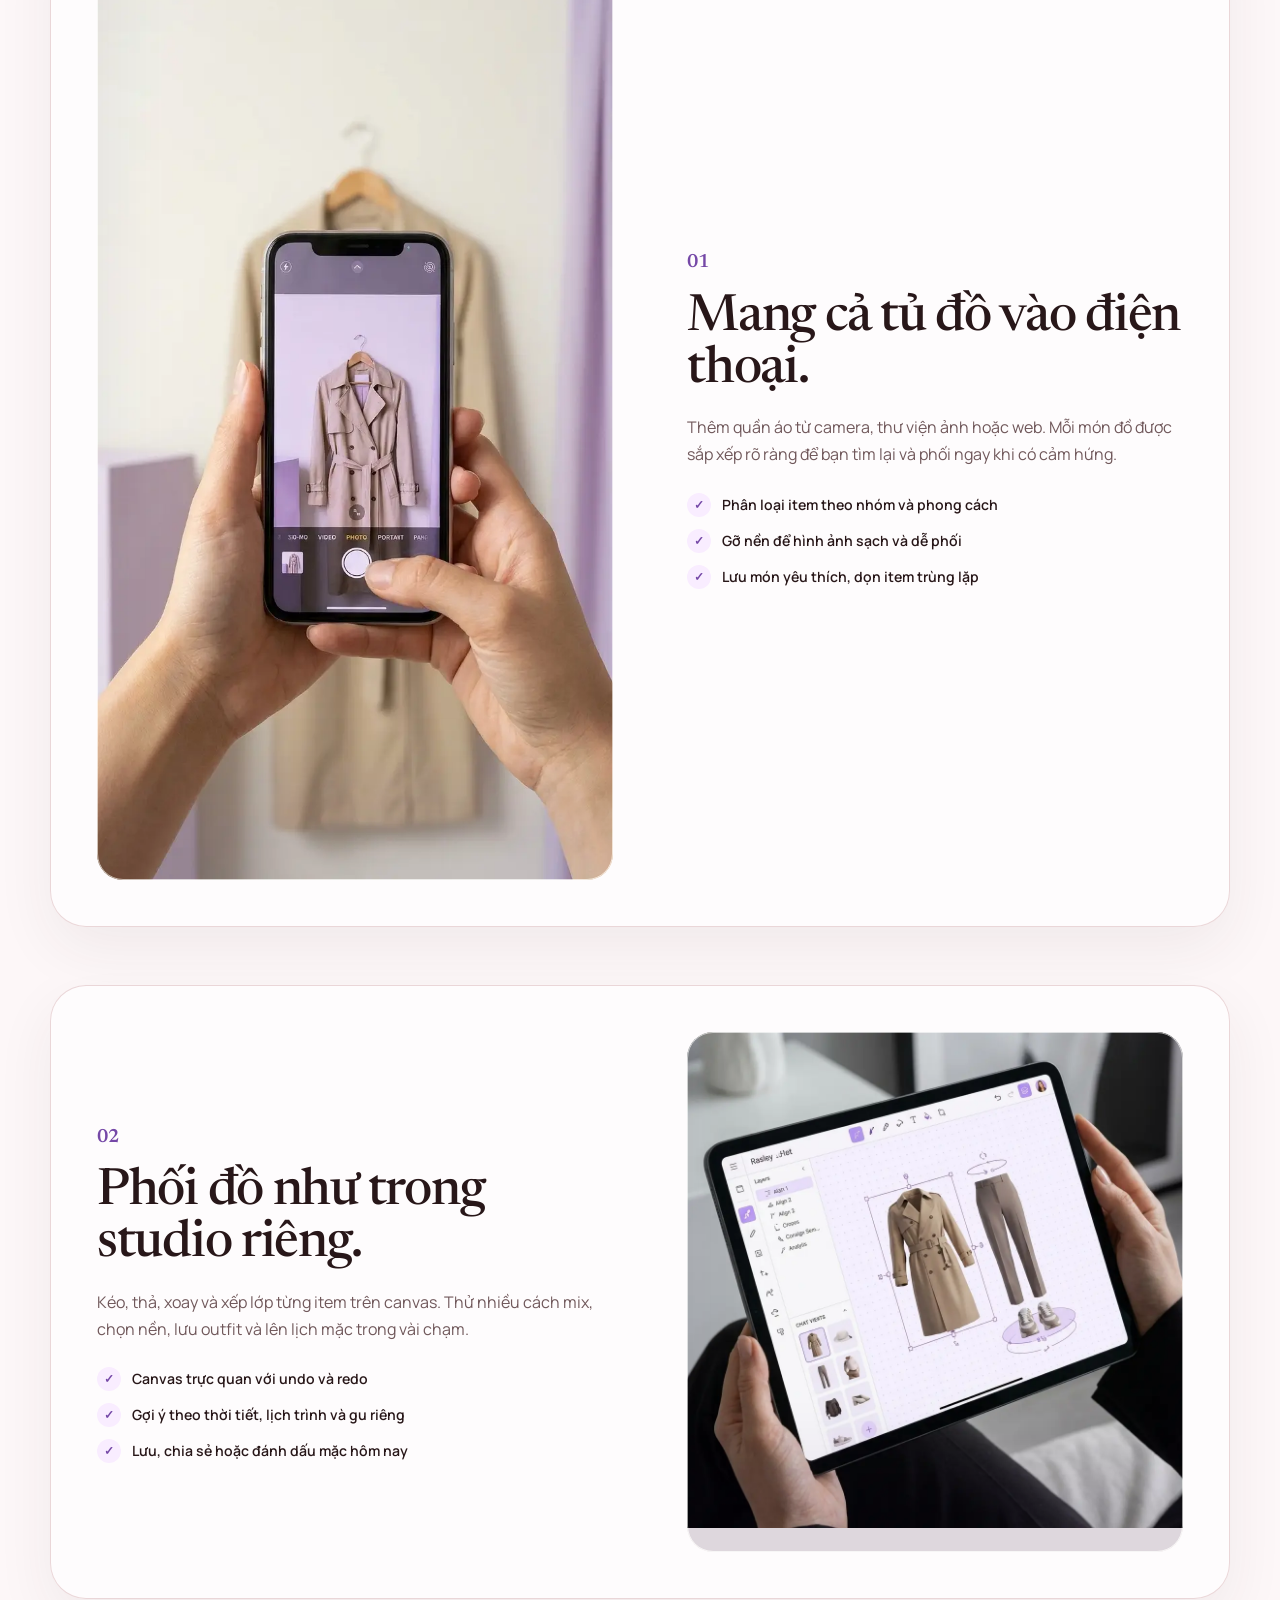
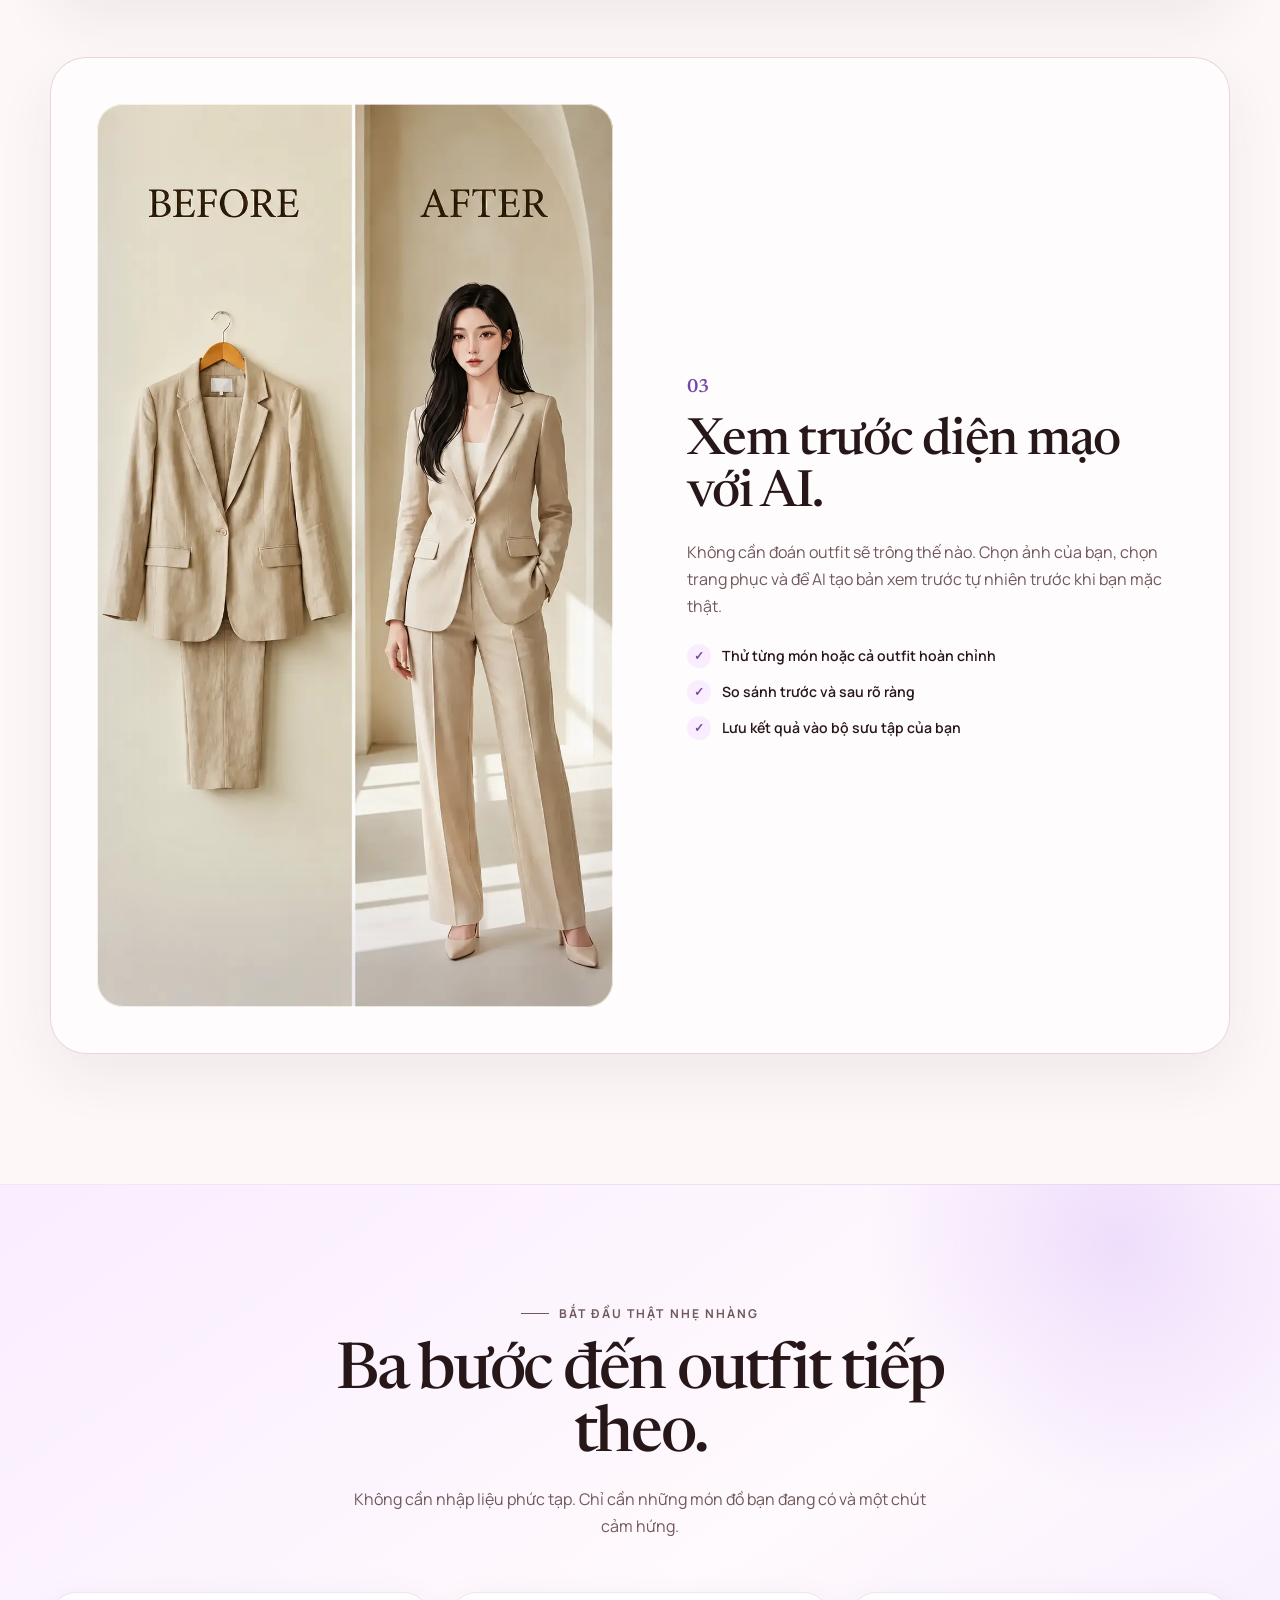
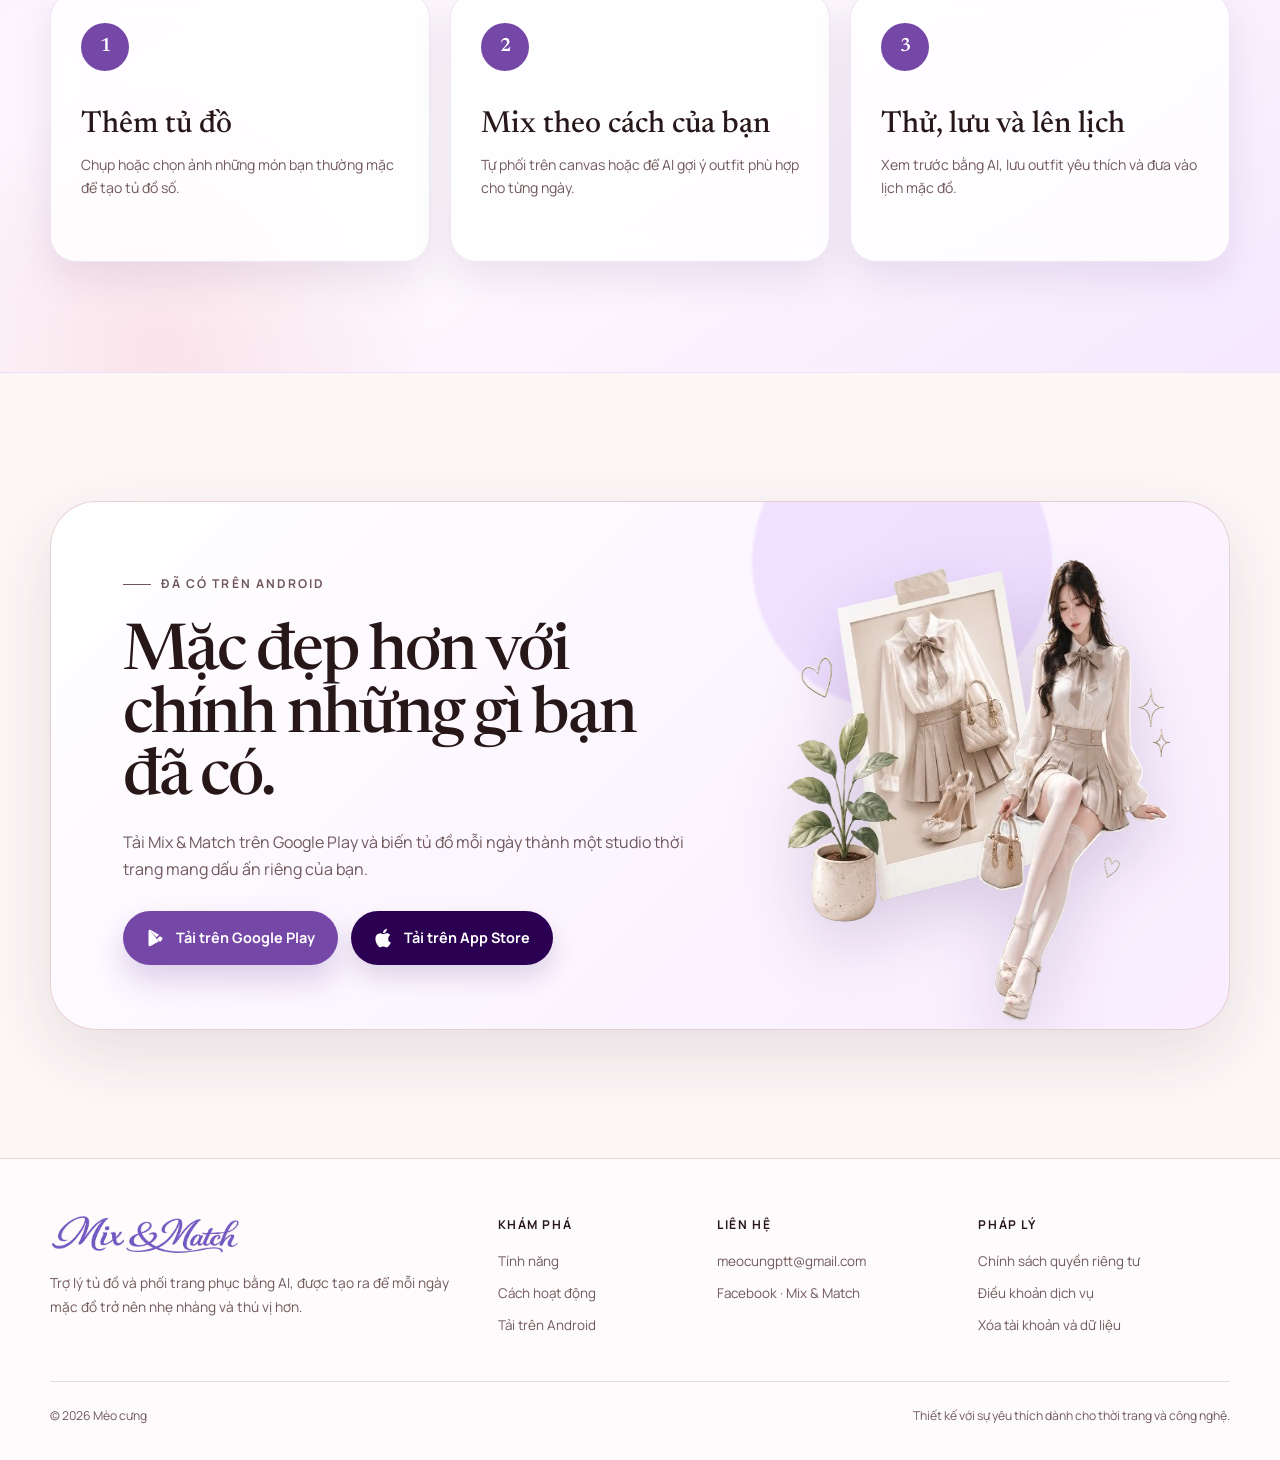
<file: mixmatch.html>
<!doctype html>
<html lang="vi">
<head>
    <meta charset="utf-8" />
    <meta name="viewport" content="width=device-width, initial-scale=1" />
    <meta name="theme-color" content="#FDF7F8" />
    <meta name="description" content="Mix & Match — tủ đồ số, studio phối đồ và trải nghiệm thử đồ AI dành riêng cho bạn." />
    <title>Mix & Match | Trợ lý phối đồ AI</title>

    <link rel="preconnect" href="https://fonts.googleapis.com" />
    <link rel="preconnect" href="https://fonts.gstatic.com" crossorigin />
    <link href="https://fonts.googleapis.com/css2?family=Manrope:wght@400;500;600;700&amp;family=Newsreader:opsz,wght@6..72,400;6..72,500;6..72,600&amp;display=swap" rel="stylesheet" />
    <link href="assets/site-shell.css" rel="stylesheet" />

    <style>
        :root {
            --primary: #7548a7;
            --primary-dark: #5c2f8e;
            --primary-deep: #2b0053;
            --primary-light: #dab8ff;
            --primary-soft: #f9edff;
            --surface: #fdf7f8;
            --surface-low: #f8f2f3;
            --surface-high: #ece7e8;
            --white: #ffffff;
            --text: #574144;
            --text-strong: #281719;
            --text-muted: #70585b;
            --border: #deBfc2;
            --pink: #e0708b;
            --shadow-soft: 0 24px 70px rgba(63, 43, 46, 0.12);
            --shadow-card: 0 16px 40px rgba(43, 0, 83, 0.09);
            --radius-xl: 36px;
            --radius-lg: 26px;
            --radius-md: 18px;
            --page-width: 1180px;
        }

        *,
        *::before,
        *::after {
            box-sizing: border-box;
        }

        html {
            overflow-x: clip;
            scroll-behavior: smooth;
        }

        section[id] {
            scroll-margin-top: 128px;
        }

        body {
            margin: 0;
            overflow-x: clip;
            background: var(--surface);
            color: var(--text);
            font-family: "Manrope", sans-serif;
            font-size: 16px;
            line-height: 1.7;
            -webkit-font-smoothing: antialiased;
        }

        body::before {
            position: fixed;
            z-index: -2;
            inset: 0;
            background:
                radial-gradient(circle at 88% 12%, rgba(218, 184, 255, 0.32), transparent 26%),
                radial-gradient(circle at 10% 52%, rgba(251, 219, 222, 0.42), transparent 24%),
                linear-gradient(180deg, #fffafd 0%, var(--surface) 46%, #fff 100%);
            content: "";
        }

        img {
            display: block;
            max-width: 100%;
        }

        a {
            color: inherit;
            text-decoration: none;
        }

        button,
        a {
            -webkit-tap-highlight-color: transparent;
        }

        button {
            font: inherit;
        }

        :focus-visible {
            outline: 3px solid var(--primary-dark);
            outline-offset: 4px;
        }

        .skip-link {
            position: fixed;
            z-index: 1000;
            top: 10px;
            left: 10px;
            padding: 10px 16px;
            border-radius: 999px;
            background: var(--primary-deep);
            color: var(--white);
            transform: translateY(-150%);
            transition: transform 180ms ease;
        }

        .skip-link:focus {
            transform: translateY(0);
        }

        .shell {
            width: min(calc(100% - 40px), var(--page-width));
            margin-inline: auto;
        }

        .site-header {
            position: sticky;
            z-index: 100;
            top: 0;
            border-bottom: 1px solid transparent;
            background: rgba(253, 247, 248, 0.84);
            backdrop-filter: blur(18px);
            transition: border-color 200ms ease, box-shadow 200ms ease;
        }

        .site-header.is-scrolled {
            border-color: rgba(222, 191, 194, 0.68);
            box-shadow: 0 8px 30px rgba(63, 43, 46, 0.06);
        }

        .nav {
            min-height: 78px;
            display: grid;
            grid-template-columns: auto 1fr auto;
            align-items: center;
            gap: 34px;
        }

        .brand {
            display: inline-flex;
            align-items: center;
            min-width: 180px;
        }

        .brand img {
            width: 180px;
            height: auto;
            object-fit: contain;
        }

        .nav-links {
            display: flex;
            align-items: center;
            justify-content: center;
            gap: 28px;
        }

        .nav-link {
            position: relative;
            padding: 7px 0;
            color: var(--text-muted);
            font-size: 0.86rem;
            font-weight: 600;
            transition: color 180ms ease;
        }

        .nav-link::after {
            position: absolute;
            right: 0;
            bottom: 0;
            left: 0;
            height: 2px;
            border-radius: 999px;
            background: var(--primary);
            content: "";
            transform: scaleX(0);
            transform-origin: center;
            transition: transform 180ms ease;
        }

        .nav-link:hover,
        .nav-link[aria-current="page"] {
            color: var(--primary-dark);
        }

        .nav-link[aria-current="page"]::after {
            transform: scaleX(1);
        }

        .language-switch {
            display: inline-flex;
            padding: 4px;
            border: 1px solid rgba(112, 88, 91, 0.18);
            border-radius: 999px;
            background: rgba(255, 255, 255, 0.74);
        }

        .language-button {
            min-width: 42px;
            min-height: 34px;
            padding: 4px 10px;
            border: 0;
            border-radius: 999px;
            background: transparent;
            color: var(--text-muted);
            cursor: pointer;
            font-size: 0.72rem;
            font-weight: 700;
            letter-spacing: 0.08em;
            transition: background 180ms ease, color 180ms ease, box-shadow 180ms ease;
        }

        .language-button[aria-pressed="true"] {
            background: var(--primary);
            box-shadow: 0 6px 18px rgba(117, 72, 167, 0.24);
            color: var(--white);
        }

        .hero {
            position: relative;
            min-height: 720px;
            display: grid;
            grid-template-columns: minmax(0, 0.92fr) minmax(420px, 1.08fr);
            align-items: center;
            gap: 72px;
            padding-block: 74px 86px;
        }

        .hero-copy {
            position: relative;
            z-index: 2;
        }

        .eyebrow {
            display: inline-flex;
            align-items: center;
            gap: 10px;
            margin: 0 0 18px;
            color: var(--primary-dark);
            font-size: 0.76rem;
            font-weight: 700;
            letter-spacing: 0.17em;
            text-transform: uppercase;
        }

        .eyebrow::before {
            width: 28px;
            height: 1px;
            background: currentColor;
            content: "";
        }

        h1,
        h2,
        h3,
        p {
            margin-top: 0;
        }

        h1,
        h2,
        .display-font {
            color: var(--text-strong);
            font-family: "Newsreader", serif;
            font-weight: 500;
            letter-spacing: -0.035em;
        }

        h1 {
            max-width: 650px;
            margin-bottom: 22px;
            font-size: clamp(3.7rem, 6.7vw, 6.15rem);
            line-height: 0.92;
        }

        h1 em {
            color: var(--primary);
            font-weight: 400;
        }

        .hero-lead {
            max-width: 585px;
            margin-bottom: 30px;
            color: var(--text-muted);
            font-size: clamp(1rem, 1.5vw, 1.13rem);
        }

        .hero-actions,
        .cta-actions {
            display: flex;
            flex-wrap: wrap;
            align-items: center;
            gap: 13px;
        }

        .button {
            min-height: 54px;
            display: inline-flex;
            align-items: center;
            justify-content: center;
            gap: 10px;
            padding: 13px 22px;
            border: 1px solid transparent;
            border-radius: 999px;
            font-size: 0.9rem;
            font-weight: 700;
            transition: transform 180ms ease, background 180ms ease, box-shadow 180ms ease;
        }

        .button:hover {
            transform: translateY(-2px);
        }

        .button-primary {
            background: var(--primary);
            box-shadow: 0 15px 30px rgba(117, 72, 167, 0.24);
            color: var(--white);
        }

        .button-primary:hover {
            background: var(--primary-dark);
            box-shadow: 0 18px 34px rgba(117, 72, 167, 0.3);
        }

        .button-secondary {
            border-color: rgba(112, 88, 91, 0.22);
            background: rgba(255, 255, 255, 0.72);
            color: var(--text-strong);
        }

        .button-secondary:hover {
            background: var(--white);
        }

        .button-store {
            appearance: none;
            border-color: rgba(43, 0, 83, 0.12);
            background: var(--primary-deep);
            box-shadow: 0 12px 24px rgba(43, 0, 83, 0.14);
            color: var(--white);
            cursor: pointer;
        }

        .button-store:hover {
            background: var(--primary-dark);
            box-shadow: 0 18px 34px rgba(43, 0, 83, 0.2);
        }

        .button-icon {
            width: 20px;
            height: 20px;
            flex: 0 0 auto;
        }

        .hero-note {
            display: flex;
            flex-wrap: wrap;
            gap: 8px 18px;
            margin: 22px 0 0;
            color: var(--text-muted);
            font-size: 0.76rem;
            font-weight: 600;
        }

        .hero-note span {
            display: inline-flex;
            align-items: center;
            gap: 7px;
        }

        .hero-note span::before {
            width: 5px;
            height: 5px;
            border-radius: 50%;
            background: var(--primary-light);
            content: "";
        }

        .hero-visual {
            position: relative;
            min-height: 590px;
            isolation: isolate;
        }

        .hero-visual::before {
            position: absolute;
            z-index: -1;
            top: 5%;
            right: -10%;
            width: 82%;
            aspect-ratio: 1;
            border-radius: 50%;
            background: linear-gradient(145deg, rgba(218, 184, 255, 0.68), rgba(251, 219, 222, 0.5));
            filter: blur(1px);
            content: "";
        }

        .hero-photo-wrap {
            position: absolute;
            top: 0;
            right: 4%;
            width: min(76%, 440px);
            height: 590px;
            overflow: hidden;
            border: 9px solid rgba(255, 255, 255, 0.82);
            border-radius: 220px 220px 34px 34px;
            background: var(--surface-high);
            box-shadow: var(--shadow-soft);
        }

        .hero-photo {
            width: 100%;
            height: 100%;
            object-fit: cover;
            object-position: center;
        }

        .floating-card {
            position: absolute;
            z-index: 3;
            border: 1px solid rgba(255, 255, 255, 0.7);
            border-radius: 22px;
            background: rgba(255, 255, 255, 0.82);
            box-shadow: var(--shadow-card);
            backdrop-filter: blur(18px);
        }

        .match-card {
            right: 0;
            bottom: 76px;
            width: 178px;
            padding: 14px 16px;
        }

        .match-score {
            display: flex;
            align-items: baseline;
            justify-content: space-between;
            color: var(--text-strong);
            font-size: 0.72rem;
            font-weight: 700;
        }

        .match-score strong {
            color: var(--primary);
            font-family: "Newsreader", serif;
            font-size: 1.7rem;
            font-weight: 600;
        }

        .match-bar {
            height: 7px;
            margin-top: 7px;
            overflow: hidden;
            border-radius: 999px;
            background: var(--surface-high);
        }

        .match-bar::after {
            display: block;
            width: 92%;
            height: 100%;
            border-radius: inherit;
            background: linear-gradient(90deg, var(--primary-light), var(--primary));
            content: "";
        }

        .value-rail {
            margin-bottom: 120px;
            padding: 20px 26px;
            display: grid;
            grid-template-columns: repeat(4, 1fr);
            border: 1px solid rgba(222, 191, 194, 0.7);
            border-radius: var(--radius-lg);
            background: rgba(255, 255, 255, 0.63);
            box-shadow: 0 12px 34px rgba(63, 43, 46, 0.05);
            backdrop-filter: blur(16px);
        }

        .value-item {
            min-height: 62px;
            display: flex;
            align-items: center;
            justify-content: center;
            gap: 11px;
            padding: 10px 16px;
            color: var(--text-strong);
            font-size: 0.8rem;
            font-weight: 700;
            text-align: center;
        }

        .value-item + .value-item {
            border-left: 1px solid rgba(222, 191, 194, 0.72);
        }

        .value-icon {
            width: 36px;
            height: 36px;
            display: grid;
            flex: 0 0 auto;
            place-items: center;
            border-radius: 50%;
            background: var(--primary-soft);
            color: var(--primary-dark);
        }

        .section-heading {
            max-width: 710px;
            margin: 0 auto 68px;
            text-align: center;
        }

        .section-heading .eyebrow {
            justify-content: center;
        }

        .section-heading h2 {
            margin-bottom: 18px;
            font-size: clamp(2.7rem, 5vw, 4.5rem);
            line-height: 0.98;
        }

        .section-heading p {
            max-width: 600px;
            margin-inline: auto;
            color: var(--text-muted);
        }

        .features {
            padding-bottom: 130px;
        }

        .story-list {
            display: grid;
            gap: 58px;
        }

        .story {
            display: grid;
            grid-template-columns: minmax(0, 1.02fr) minmax(0, 0.98fr);
            align-items: center;
            gap: 74px;
            padding: 46px;
            overflow: hidden;
            border: 1px solid rgba(222, 191, 194, 0.62);
            border-radius: var(--radius-xl);
            background: rgba(255, 255, 255, 0.64);
            box-shadow: 0 22px 60px rgba(63, 43, 46, 0.065);
        }

        .story:nth-child(even) .story-media {
            order: 2;
        }

        .story-media {
            position: relative;
            min-height: 520px;
            overflow: hidden;
            border-radius: 26px;
            background: var(--surface-high);
        }

        .story-media::after {
            position: absolute;
            inset: 0;
            border: 1px solid rgba(255, 255, 255, 0.62);
            border-radius: inherit;
            box-shadow: inset 0 -100px 80px rgba(43, 0, 83, 0.07);
            content: "";
            pointer-events: none;
        }

        .story-media img {
            width: 100%;
            height: 100%;
            object-fit: cover;
        }

        .story-media-phone img {
            object-position: center;
        }

        .story-media-studio img {
            object-position: 58% center;
        }

        .story-index {
            display: block;
            margin-bottom: 12px;
            color: var(--primary);
            font-family: "Newsreader", serif;
            font-size: 1.2rem;
            font-weight: 600;
        }

        .story-copy h3 {
            margin-bottom: 18px;
            color: var(--text-strong);
            font-family: "Newsreader", serif;
            font-size: clamp(2.2rem, 4vw, 3.4rem);
            font-weight: 500;
            letter-spacing: -0.025em;
            line-height: 1.02;
        }

        .story-copy > p {
            margin-bottom: 24px;
            color: var(--text-muted);
        }

        .feature-points {
            display: grid;
            gap: 12px;
            margin: 0;
            padding: 0;
            list-style: none;
        }

        .feature-points li {
            display: flex;
            align-items: center;
            gap: 11px;
            color: var(--text-strong);
            font-size: 0.88rem;
            font-weight: 600;
        }

        .feature-points li::before {
            width: 24px;
            height: 24px;
            display: grid;
            flex: 0 0 auto;
            place-items: center;
            border-radius: 50%;
            background: var(--primary-soft);
            color: var(--primary);
            content: "✓";
            font-size: 0.72rem;
            font-weight: 700;
        }

        .how-it-works {
            position: relative;
            padding: 110px 0;
            overflow: hidden;
            border-block: 1px solid rgba(117, 72, 167, 0.1);
            background: linear-gradient(145deg, var(--primary-soft) 0%, #fffafd 52%, #f5e8ff 100%);
            color: var(--text);
        }

        .how-it-works::before,
        .how-it-works::after {
            position: absolute;
            border-radius: 50%;
            content: "";
            filter: blur(1px);
        }

        .how-it-works::before {
            top: -200px;
            right: -100px;
            width: 520px;
            height: 520px;
            background: radial-gradient(circle, rgba(197, 150, 251, 0.28), transparent 68%);
        }

        .how-it-works::after {
            bottom: -260px;
            left: -120px;
            width: 560px;
            height: 560px;
            background: radial-gradient(circle, rgba(224, 112, 139, 0.16), transparent 68%);
        }

        .how-it-works .section-heading {
            position: relative;
            z-index: 1;
            margin-bottom: 52px;
        }

        .how-it-works .eyebrow {
            color: var(--primary-dark);
        }

        .how-it-works h2 {
            color: var(--text-strong);
        }

        .how-it-works .section-heading p {
            color: var(--text-muted);
        }

        .steps {
            position: relative;
            z-index: 1;
            display: grid;
            grid-template-columns: repeat(3, 1fr);
            gap: 20px;
        }

        .step-card {
            min-height: 270px;
            padding: 30px;
            border: 1px solid rgba(117, 72, 167, 0.13);
            border-radius: var(--radius-lg);
            background: rgba(255, 255, 255, 0.82);
            box-shadow: var(--shadow-card);
            backdrop-filter: blur(12px);
        }

        .step-number {
            width: 48px;
            height: 48px;
            display: grid;
            margin-bottom: 38px;
            place-items: center;
            border-radius: 50%;
            background: var(--primary);
            color: var(--white);
            font-family: "Newsreader", serif;
            font-size: 1.2rem;
            font-weight: 600;
        }

        .step-card h3 {
            margin-bottom: 10px;
            color: var(--text-strong);
            font-family: "Newsreader", serif;
            font-size: 1.9rem;
            font-weight: 500;
            line-height: 1.1;
        }

        .step-card p {
            margin-bottom: 0;
            color: var(--text-muted);
            font-size: 0.88rem;
        }

        .download-section {
            padding: 128px 0;
        }

        .download-card {
            position: relative;
            min-height: 470px;
            display: grid;
            grid-template-columns: minmax(0, 1fr) minmax(330px, 0.7fr);
            align-items: center;
            gap: 50px;
            padding: 64px 72px;
            overflow: hidden;
            border: 1px solid rgba(222, 191, 194, 0.7);
            border-radius: 46px;
            background: linear-gradient(135deg, #fff 0%, var(--primary-soft) 100%);
            box-shadow: var(--shadow-soft);
        }

        .download-card::before {
            position: absolute;
            top: -90px;
            right: 15%;
            width: 300px;
            height: 300px;
            border-radius: 50%;
            background: rgba(218, 184, 255, 0.34);
            content: "";
            filter: blur(1px);
        }

        .download-copy {
            position: relative;
            z-index: 2;
        }

        .download-copy h2 {
            max-width: 650px;
            margin-bottom: 18px;
            font-size: clamp(2.8rem, 5vw, 4.8rem);
            line-height: 0.98;
        }

        .download-copy p {
            max-width: 580px;
            margin-bottom: 28px;
            color: var(--text-muted);
        }

        .download-art {
            position: relative;
            align-self: end;
            min-height: 380px;
        }

        .download-art img {
            position: absolute;
            z-index: 2;
            right: -22px;
            bottom: -64px;
            width: min(420px, 115%);
            filter: drop-shadow(0 24px 34px rgba(43, 0, 83, 0.16));
        }

        .site-footer {
            padding: 56px 0 34px;
            border-top: 1px solid rgba(222, 191, 194, 0.7);
            background: rgba(255, 255, 255, 0.52);
        }

        .footer-top {
            display: grid;
            grid-template-columns: 1.35fr 0.58fr 0.72fr 0.85fr;
            gap: 48px;
            padding-bottom: 44px;
        }

        .footer-brand img {
            width: 190px;
            height: auto;
            margin-bottom: 16px;
        }

        .footer-brand p {
            max-width: 430px;
            margin-bottom: 0;
            color: var(--text-muted);
            font-size: 0.86rem;
        }

        .footer-column h2 {
            margin-bottom: 14px;
            font-family: "Manrope", sans-serif;
            font-size: 0.76rem;
            font-weight: 700;
            letter-spacing: 0.13em;
            text-transform: uppercase;
        }

        .footer-links {
            display: grid;
            gap: 9px;
            margin: 0;
            padding: 0;
            list-style: none;
            color: var(--text-muted);
            font-size: 0.84rem;
        }

        .footer-links a {
            transition: color 180ms ease;
        }

        .footer-links a:hover {
            color: var(--primary);
        }

        .footer-bottom {
            display: flex;
            align-items: center;
            justify-content: space-between;
            gap: 20px;
            padding-top: 24px;
            border-top: 1px solid rgba(222, 191, 194, 0.58);
            color: var(--text-muted);
            font-size: 0.76rem;
        }

        .reveal-ready .reveal {
            opacity: 0;
            transform: translateY(24px);
            transition: opacity 700ms ease, transform 700ms ease;
        }

        .reveal-ready .reveal.is-visible {
            opacity: 1;
            transform: none;
        }

        @media (max-width: 1040px) {
            .nav {
                gap: 20px;
            }

            .nav-links {
                gap: 18px;
            }

            .hero {
                grid-template-columns: minmax(0, 0.88fr) minmax(390px, 1.12fr);
                gap: 36px;
            }

            .story {
                gap: 46px;
                padding: 36px;
            }

            .footer-top {
                grid-template-columns: 1.15fr 0.55fr 0.65fr 0.8fr;
                gap: 32px;
            }
        }

        @media (max-width: 860px) {
            .nav {
                min-height: auto;
                grid-template-columns: 1fr auto;
                padding-block: 14px 10px;
            }

            .nav-links {
                grid-column: 1 / -1;
                grid-row: 2;
                justify-content: flex-start;
                overflow-x: auto;
                padding-bottom: 2px;
                scrollbar-width: none;
            }

            .nav-links::-webkit-scrollbar {
                display: none;
            }

            .hero {
                min-height: auto;
                grid-template-columns: 1fr;
                gap: 48px;
                padding-top: 62px;
            }

            .hero-copy {
                max-width: 680px;
            }

            .hero-visual {
                width: min(100%, 650px);
                margin-inline: auto;
            }

            .value-rail {
                grid-template-columns: repeat(2, 1fr);
            }

            .value-item + .value-item {
                border-left: 0;
            }

            .value-item:nth-child(even) {
                border-left: 1px solid rgba(222, 191, 194, 0.72);
            }

            .value-item:nth-child(n + 3) {
                border-top: 1px solid rgba(222, 191, 194, 0.72);
            }

            .story,
            .story:nth-child(even) {
                grid-template-columns: 1fr;
            }

            .story:nth-child(even) .story-media {
                order: 0;
            }

            .story-copy {
                padding: 10px 4px;
            }

            .steps {
                grid-template-columns: 1fr;
            }

            .step-card {
                min-height: auto;
            }

            .download-card {
                grid-template-columns: 1fr;
                padding: 56px;
            }

            .download-art {
                min-height: 300px;
            }

            .download-art img {
                right: 50%;
                width: min(430px, 90%);
                transform: translateX(50%);
            }

            .footer-top {
                grid-template-columns: repeat(3, minmax(0, 1fr));
            }

            .footer-brand {
                grid-column: 1 / -1;
            }
        }

        @media (max-width: 560px) {
            .shell {
                width: min(calc(100% - 28px), var(--page-width));
            }

            .brand {
                min-width: 142px;
            }

            .brand img {
                width: 142px;
                height: auto;
            }

            .language-button {
                min-width: 38px;
                padding-inline: 8px;
            }

            .nav-links {
                gap: 20px;
            }

            .nav-link {
                flex: 0 0 auto;
                font-size: 0.79rem;
            }

            .hero {
                gap: 34px;
                padding: 48px 0 64px;
            }

            h1 {
                font-size: clamp(3.35rem, 17vw, 4.6rem);
            }

            .hero-actions .button,
            .cta-actions .button {
                width: 100%;
            }

            .hero-visual {
                min-height: 490px;
            }

            .hero-photo-wrap {
                right: 0;
                width: 82%;
                height: 490px;
                border-width: 6px;
            }

            .match-card {
                right: -3px;
                bottom: 52px;
                width: 150px;
            }

            .value-rail {
                margin-bottom: 92px;
                padding: 12px;
                border-radius: 22px;
            }

            .value-item {
                min-height: 76px;
                flex-direction: column;
                gap: 5px;
                padding: 10px 6px;
                font-size: 0.7rem;
            }

            .section-heading {
                margin-bottom: 42px;
            }

            .features {
                padding-bottom: 92px;
            }

            .story-list {
                gap: 26px;
            }

            .story {
                gap: 28px;
                padding: 18px;
                border-radius: 28px;
            }

            .story-media {
                min-height: 410px;
                border-radius: 20px;
            }

            .story-media-studio {
                min-height: 320px;
            }

            .story-copy {
                padding: 4px 4px 14px;
            }

            .how-it-works {
                padding: 84px 0;
            }

            .step-card {
                padding: 24px;
            }

            .step-number {
                margin-bottom: 26px;
            }

            .download-section {
                padding: 90px 0;
            }

            .download-card {
                min-height: auto;
                padding: 34px 24px;
                border-radius: 30px;
            }

            .download-art {
                min-height: 0;
                margin-top: 8px;
            }

            .download-art img {
                position: relative;
                right: auto;
                bottom: auto;
                width: min(100%, 320px);
                margin: 0 auto -34px;
                transform: none;
            }

            .footer-top {
                grid-template-columns: 1fr;
                gap: 34px;
            }

            .footer-brand {
                grid-column: auto;
            }

            .footer-bottom {
                align-items: flex-start;
                flex-direction: column;
            }
        }

        @media (prefers-reduced-motion: reduce) {
            html {
                scroll-behavior: auto;
            }

            *,
            *::before,
            *::after {
                scroll-behavior: auto !important;
                transition-duration: 0.01ms !important;
                animation-duration: 0.01ms !important;
                animation-iteration-count: 1 !important;
            }
        }
    </style>
</head>

<body>
    <a class="skip-link" href="#main-content" data-i18n="skipLink">Bỏ qua điều hướng</a>

    <header class="global-header" id="site-header">
        <div class="global-shell global-nav">
            <a class="global-brand" data-brand="mix" href="mixmatch.html" aria-label="Mix & Match">
                <img class="global-brand-image" src="assets/mix-match/branch.webp" alt="Mix & Match" width="1037" height="218" />
            </a>

            <nav class="global-tabs" data-i18n-aria="navAria" aria-label="Điều hướng chính">
                <a class="global-tab" href="index.html" data-i18n="navHome">Trang chủ</a>
                <a class="global-tab" href="tarot.html" data-i18n="navTarot">Bí ẩn Tarot</a>
                <a class="global-tab" aria-current="page" href="mixmatch.html">Mix & Match</a>
                <a class="global-tab" href="animal-war.html">Animal War</a>
                <a class="global-tab" href="age-of-dynasties.html">Age of Dynasties</a>
            </nav>

            <div class="global-language" role="group" data-i18n-aria="languageAria" aria-label="Chọn ngôn ngữ">
                <button class="global-language-button" type="button" data-lang="vi" aria-pressed="true">VI</button>
                <button class="global-language-button" type="button" data-lang="en" aria-pressed="false">EN</button>
            </div>
        </div>
    </header>

    <main id="main-content">
        <section class="shell hero" aria-labelledby="hero-title">
            <div class="hero-copy reveal">
                <p class="eyebrow" data-i18n="heroEyebrow">Trợ lý phối đồ AI</p>
                <h1 id="hero-title" data-i18n-html="heroTitle">Tủ đồ thông minh.<br /><em>Outfit đậm chất riêng.</em></h1>
                <p class="hero-lead" data-i18n="heroLead">
                    Sắp xếp tủ đồ, phối những món bạn yêu thích và xem trước outfit với AI — tất cả trong một studio thời trang dành riêng cho bạn.
                </p>
                <div class="hero-actions">
                    <a class="button button-primary" href="https://play.google.com/store/apps/details?id=com.Aurevon.mix_match" target="_blank" rel="noopener noreferrer">
                        <svg class="button-icon" viewBox="0 0 24 24" aria-hidden="true"><path fill="currentColor" d="M3.6 2.3c-.4.4-.6 1-.6 1.8v15.8c0 .8.2 1.4.6 1.8l.1.1 8.9-8.9v-.2L3.7 2.2l-.1.1Zm12 13.6-3-3-8.8 8.8c.5.3 1.1.2 1.8-.2l10-5.6Zm3.1-1.7c.8-.4 1.2-1 1.2-1.6s-.4-1.2-1.2-1.6l-2.1-1.2-3.3 3.3 3.3 3.3 2.1-1.2ZM5.6 2.5c-.7-.4-1.3-.5-1.8-.2l8.8 8.8 3-3-10-5.6Z"/></svg>
                        <span data-i18n="downloadButton">Tải trên Google Play</span>
                    </a>
                    <a class="button button-store" href="https://apps.apple.com/vn/app/mix-match-ph%E1%BB%91i-%C4%91%E1%BB%93-th%E1%BB%AD-%C4%91%E1%BB%93/id6795383393?l=vi" target="_blank" rel="noopener noreferrer">
                        <svg class="button-icon" viewBox="0 0 24 24" aria-hidden="true"><path fill="currentColor" d="M17.1 12.5c0-2.7 2.2-4 2.3-4.1-1.3-1.9-3.3-2.1-4-2.1-1.7-.2-3.3 1-4.2 1-.9 0-2.3-1-3.8-1-1.9 0-3.7 1.1-4.7 2.8-2 3.4-.5 8.5 1.4 11.3.9 1.4 2.1 2.9 3.6 2.8 1.4-.1 2-.9 3.7-.9s2.2.9 3.7.9c1.5 0 2.5-1.4 3.5-2.8 1.1-1.6 1.5-3.2 1.5-3.3-.1 0-3-.1-3-3.6ZM14.3 4.5c.8-1 1.3-2.3 1.2-3.5-1.2.1-2.6.8-3.4 1.7-.7.8-1.4 2.2-1.2 3.4 1.3.1 2.6-.6 3.4-1.6Z"/></svg>
                        <span data-i18n="appStoreButton">Tải trên App Store</span>
                    </a>
                    <a class="button button-secondary" href="#features">
                        <span data-i18n="exploreButton">Khám phá tính năng</span>
                        <span aria-hidden="true">↓</span>
                    </a>
                </div>
                <p class="hero-note">
                    <span data-i18n="heroNoteOne">Bắt đầu miễn phí</span>
                    <span data-i18n="heroNoteTwo">Thiết kế cho tủ đồ thật</span>
                </p>
            </div>

            <div class="hero-visual reveal" aria-hidden="true">
                <div class="hero-photo-wrap">
                    <img class="hero-photo" src="assets/mix-match/onboarding1b.webp" alt="" width="938" height="1677" />
                </div>

                <div class="floating-card match-card">
                    <div class="match-score">
                        <span data-i18n="matchLabel">Độ phù hợp</span>
                        <strong>92%</strong>
                    </div>
                    <div class="match-bar"></div>
                </div>
            </div>
        </section>

        <div class="shell value-rail reveal" role="list" aria-label="Tính năng nổi bật" data-i18n-aria="valueAria">
            <div class="value-item" role="listitem">
                <span class="value-icon" aria-hidden="true">♢</span>
                <span data-i18n="valueCloset">Tủ đồ số</span>
            </div>
            <div class="value-item" role="listitem">
                <span class="value-icon" aria-hidden="true">✦</span>
                <span data-i18n="valueStudio">Studio phối đồ</span>
            </div>
            <div class="value-item" role="listitem">
                <span class="value-icon" aria-hidden="true">□</span>
                <span data-i18n="valuePlanner">Lịch outfit</span>
            </div>
            <div class="value-item" role="listitem">
                <span class="value-icon" aria-hidden="true">◎</span>
                <span data-i18n="valueTryOn">Thử đồ AI</span>
            </div>
        </div>

        <section class="shell features" id="features" aria-labelledby="features-title">
            <div class="section-heading reveal">
                <p class="eyebrow" data-i18n="featuresEyebrow">Một tủ đồ hiểu bạn</p>
                <h2 id="features-title" data-i18n="featuresTitle">Từ món đồ quen thuộc đến một diện mạo hoàn toàn mới.</h2>
                <p data-i18n="featuresLead">Mix & Match biến tủ đồ thật thành không gian sáng tạo gọn gàng, trực quan và luôn sẵn sàng cho ngày tiếp theo.</p>
            </div>

            <div class="story-list">
                <article class="story reveal">
                    <div class="story-media story-media-phone">
                        <img src="assets/mix-match/onboarding2.webp" data-i18n-alt="closetImageAlt" alt="Chụp một chiếc áo để thêm vào tủ đồ số" width="768" height="1376" loading="lazy" />
                    </div>
                    <div class="story-copy">
                        <span class="story-index">01</span>
                        <h3 data-i18n="closetTitle">Mang cả tủ đồ vào điện thoại.</h3>
                        <p data-i18n="closetDescription">Thêm quần áo từ camera, thư viện ảnh hoặc web. Mỗi món đồ được sắp xếp rõ ràng để bạn tìm lại và phối ngay khi có cảm hứng.</p>
                        <ul class="feature-points">
                            <li data-i18n="closetPointOne">Phân loại item theo nhóm và phong cách</li>
                            <li data-i18n="closetPointTwo">Gỡ nền để hình ảnh sạch và dễ phối</li>
                            <li data-i18n="closetPointThree">Lưu món yêu thích, dọn item trùng lặp</li>
                        </ul>
                    </div>
                </article>

                <article class="story reveal">
                    <div class="story-media story-media-studio">
                        <img src="assets/mix-match/onboarding3.webp" data-i18n-alt="studioImageAlt" alt="Studio phối đồ trực quan trên máy tính bảng" width="1024" height="1024" loading="lazy" />
                    </div>
                    <div class="story-copy">
                        <span class="story-index">02</span>
                        <h3 data-i18n="studioTitle">Phối đồ như trong studio riêng.</h3>
                        <p data-i18n="studioDescription">Kéo, thả, xoay và xếp lớp từng item trên canvas. Thử nhiều cách mix, chọn nền, lưu outfit và lên lịch mặc trong vài chạm.</p>
                        <ul class="feature-points">
                            <li data-i18n="studioPointOne">Canvas trực quan với undo và redo</li>
                            <li data-i18n="studioPointTwo">Gợi ý theo thời tiết, lịch trình và gu riêng</li>
                            <li data-i18n="studioPointThree">Lưu, chia sẻ hoặc đánh dấu mặc hôm nay</li>
                        </ul>
                    </div>
                </article>

                <article class="story reveal">
                    <div class="story-media">
                        <img src="assets/mix-match/onboarding4.webp" data-i18n-alt="tryOnImageAlt" alt="So sánh trước và sau khi thử outfit bằng AI" width="948" height="1659" loading="lazy" />
                    </div>
                    <div class="story-copy">
                        <span class="story-index">03</span>
                        <h3 data-i18n="tryOnTitle">Xem trước diện mạo với AI.</h3>
                        <p data-i18n="tryOnDescription">Không cần đoán outfit sẽ trông thế nào. Chọn ảnh của bạn, chọn trang phục và để AI tạo bản xem trước tự nhiên trước khi bạn mặc thật.</p>
                        <ul class="feature-points">
                            <li data-i18n="tryOnPointOne">Thử từng món hoặc cả outfit hoàn chỉnh</li>
                            <li data-i18n="tryOnPointTwo">So sánh trước và sau rõ ràng</li>
                            <li data-i18n="tryOnPointThree">Lưu kết quả vào bộ sưu tập của bạn</li>
                        </ul>
                    </div>
                </article>
            </div>
        </section>

        <section class="how-it-works" id="how-it-works" aria-labelledby="steps-title">
            <div class="shell">
                <div class="section-heading reveal">
                    <p class="eyebrow" data-i18n="stepsEyebrow">Bắt đầu thật nhẹ nhàng</p>
                    <h2 id="steps-title" data-i18n="stepsTitle">Ba bước đến outfit tiếp theo.</h2>
                    <p data-i18n="stepsLead">Không cần nhập liệu phức tạp. Chỉ cần những món đồ bạn đang có và một chút cảm hứng.</p>
                </div>

                <div class="steps">
                    <article class="step-card reveal">
                        <span class="step-number">1</span>
                        <h3 data-i18n="stepOneTitle">Thêm tủ đồ</h3>
                        <p data-i18n="stepOneDescription">Chụp hoặc chọn ảnh những món bạn thường mặc để tạo tủ đồ số.</p>
                    </article>
                    <article class="step-card reveal">
                        <span class="step-number">2</span>
                        <h3 data-i18n="stepTwoTitle">Mix theo cách của bạn</h3>
                        <p data-i18n="stepTwoDescription">Tự phối trên canvas hoặc để AI gợi ý outfit phù hợp cho từng ngày.</p>
                    </article>
                    <article class="step-card reveal">
                        <span class="step-number">3</span>
                        <h3 data-i18n="stepThreeTitle">Thử, lưu và lên lịch</h3>
                        <p data-i18n="stepThreeDescription">Xem trước bằng AI, lưu outfit yêu thích và đưa vào lịch mặc đồ.</p>
                    </article>
                </div>
            </div>
        </section>

        <section class="shell download-section" id="download" aria-labelledby="download-title">
            <div class="download-card reveal">
                <div class="download-copy">
                    <p class="eyebrow" data-i18n="downloadEyebrow">Đã có trên Android</p>
                    <h2 id="download-title" data-i18n="downloadTitle">Mặc đẹp hơn với chính những gì bạn đã có.</h2>
                    <p data-i18n="downloadLead">Tải Mix & Match trên Google Play và biến tủ đồ mỗi ngày thành một studio thời trang mang dấu ấn riêng của bạn.</p>
                    <div class="cta-actions">
                        <a class="button button-primary" href="https://play.google.com/store/apps/details?id=com.Aurevon.mix_match" target="_blank" rel="noopener noreferrer">
                            <svg class="button-icon" viewBox="0 0 24 24" aria-hidden="true"><path fill="currentColor" d="M3.6 2.3c-.4.4-.6 1-.6 1.8v15.8c0 .8.2 1.4.6 1.8l.1.1 8.9-8.9v-.2L3.7 2.2l-.1.1Zm12 13.6-3-3-8.8 8.8c.5.3 1.1.2 1.8-.2l10-5.6Zm3.1-1.7c.8-.4 1.2-1 1.2-1.6s-.4-1.2-1.2-1.6l-2.1-1.2-3.3 3.3 3.3 3.3 2.1-1.2ZM5.6 2.5c-.7-.4-1.3-.5-1.8-.2l8.8 8.8 3-3-10-5.6Z"/></svg>
                            <span data-i18n="downloadButton">Tải trên Google Play</span>
                        </a>
                        <a class="button button-store" href="https://apps.apple.com/vn/app/mix-match-ph%E1%BB%91i-%C4%91%E1%BB%93-th%E1%BB%AD-%C4%91%E1%BB%93/id6795383393?l=vi" target="_blank" rel="noopener noreferrer">
                            <svg class="button-icon" viewBox="0 0 24 24" aria-hidden="true"><path fill="currentColor" d="M17.1 12.5c0-2.7 2.2-4 2.3-4.1-1.3-1.9-3.3-2.1-4-2.1-1.7-.2-3.3 1-4.2 1-.9 0-2.3-1-3.8-1-1.9 0-3.7 1.1-4.7 2.8-2 3.4-.5 8.5 1.4 11.3.9 1.4 2.1 2.9 3.6 2.8 1.4-.1 2-.9 3.7-.9s2.2.9 3.7.9c1.5 0 2.5-1.4 3.5-2.8 1.1-1.6 1.5-3.2 1.5-3.3-.1 0-3-.1-3-3.6ZM14.3 4.5c.8-1 1.3-2.3 1.2-3.5-1.2.1-2.6.8-3.4 1.7-.7.8-1.4 2.2-1.2 3.4 1.3.1 2.6-.6 3.4-1.6Z"/></svg>
                            <span data-i18n="appStoreButton">Tải trên App Store</span>
                        </a>
                    </div>
                </div>
                <div class="download-art" aria-hidden="true">
                    <img src="assets/mix-match/signinlogo2.webp" alt="" width="500" height="500" loading="lazy" />
                </div>
            </div>
        </section>
    </main>

    <footer class="site-footer">
        <div class="shell">
            <div class="footer-top">
                <div class="footer-brand">
                    <img src="assets/mix-match/branch.webp" alt="Mix & Match" width="1037" height="218" loading="lazy" />
                    <p data-i18n="footerDescription">Trợ lý tủ đồ và phối trang phục bằng AI, được tạo ra để mỗi ngày mặc đồ trở nên nhẹ nhàng và thú vị hơn.</p>
                </div>

                <div class="footer-column">
                    <h2 data-i18n="footerExplore">Khám phá</h2>
                    <ul class="footer-links">
                        <li><a href="#features" data-i18n="footerFeatures">Tính năng</a></li>
                        <li><a href="#how-it-works" data-i18n="footerHow">Cách hoạt động</a></li>
                        <li><a href="#download" data-i18n="footerDownload">Tải trên Android</a></li>
                    </ul>
                </div>

                <div class="footer-column">
                    <h2 data-i18n="footerContact">Liên hệ</h2>
                    <ul class="footer-links">
                        <li><a href="mailto:meocungptt@gmail.com">meocungptt@gmail.com</a></li>
                        <li><a href="https://www.facebook.com/profile.php?id=61591603363567" target="_blank" rel="noopener noreferrer">Facebook · Mix & Match</a></li>
                    </ul>
                </div>

                <div class="footer-column">
                    <h2 data-i18n="footerLegal">Pháp lý</h2>
                    <ul class="footer-links">
                        <li><a href="https://pham-tien-thang.github.io/policy/mix_match/policy_mix_match.html" target="_blank" rel="noopener noreferrer" data-i18n="footerPrivacy">Chính sách quyền riêng tư</a></li>
                        <li><a href="https://pham-tien-thang.github.io/policy/mix_match/terms_mix_match.html" target="_blank" rel="noopener noreferrer" data-i18n="footerTerms">Điều khoản dịch vụ</a></li>
                        <li><a href="https://pham-tien-thang.github.io/policy/mix_match/delete_data.html" target="_blank" rel="noopener noreferrer" data-i18n="footerDeleteAccount">Xóa tài khoản và dữ liệu</a></li>
                    </ul>
                </div>
            </div>

            <div class="footer-bottom">
                <span>© 2026 Mèo cưng</span>
                <span data-i18n="footerMade">Thiết kế với sự yêu thích dành cho thời trang và công nghệ.</span>
            </div>
        </div>
    </footer>

    <script>
        const translations = {
            vi: {
                pageTitle: "Mix & Match | Trợ lý phối đồ AI",
                pageDescription: "Mix & Match — tủ đồ số, studio phối đồ và trải nghiệm thử đồ AI dành riêng cho bạn.",
                skipLink: "Bỏ qua điều hướng",
                navAria: "Điều hướng chính",
                languageAria: "Chọn ngôn ngữ",
                valueAria: "Tính năng nổi bật",
                navHome: "Trang chủ",
                navTarot: "Bí ẩn Tarot",
                heroEyebrow: "Trợ lý phối đồ AI",
                heroTitle: "Tủ đồ thông minh.<br><em>Outfit đậm chất riêng.</em>",
                heroLead: "Sắp xếp tủ đồ, phối những món bạn yêu thích và xem trước outfit với AI — tất cả trong một studio thời trang dành riêng cho bạn.",
                downloadButton: "Tải trên Google Play",
                appStoreButton: "Tải trên App Store",
                exploreButton: "Khám phá tính năng",
                heroNoteOne: "Bắt đầu miễn phí",
                heroNoteTwo: "Thiết kế cho tủ đồ thật",
                matchLabel: "Độ phù hợp",
                valueCloset: "Tủ đồ số",
                valueStudio: "Studio phối đồ",
                valuePlanner: "Lịch outfit",
                valueTryOn: "Thử đồ AI",
                featuresEyebrow: "Một tủ đồ hiểu bạn",
                featuresTitle: "Từ món đồ quen thuộc đến một diện mạo hoàn toàn mới.",
                featuresLead: "Mix & Match biến tủ đồ thật thành không gian sáng tạo gọn gàng, trực quan và luôn sẵn sàng cho ngày tiếp theo.",
                closetImageAlt: "Chụp một chiếc áo để thêm vào tủ đồ số",
                closetTitle: "Mang cả tủ đồ vào điện thoại.",
                closetDescription: "Thêm quần áo từ camera, thư viện ảnh hoặc web. Mỗi món đồ được sắp xếp rõ ràng để bạn tìm lại và phối ngay khi có cảm hứng.",
                closetPointOne: "Phân loại item theo nhóm và phong cách",
                closetPointTwo: "Gỡ nền để hình ảnh sạch và dễ phối",
                closetPointThree: "Lưu món yêu thích, dọn item trùng lặp",
                studioImageAlt: "Studio phối đồ trực quan trên máy tính bảng",
                studioTitle: "Phối đồ như trong studio riêng.",
                studioDescription: "Kéo, thả, xoay và xếp lớp từng item trên canvas. Thử nhiều cách mix, chọn nền, lưu outfit và lên lịch mặc trong vài chạm.",
                studioPointOne: "Canvas trực quan với undo và redo",
                studioPointTwo: "Gợi ý theo thời tiết, lịch trình và gu riêng",
                studioPointThree: "Lưu, chia sẻ hoặc đánh dấu mặc hôm nay",
                tryOnImageAlt: "So sánh trước và sau khi thử outfit bằng AI",
                tryOnTitle: "Xem trước diện mạo với AI.",
                tryOnDescription: "Không cần đoán outfit sẽ trông thế nào. Chọn ảnh của bạn, chọn trang phục và để AI tạo bản xem trước tự nhiên trước khi bạn mặc thật.",
                tryOnPointOne: "Thử từng món hoặc cả outfit hoàn chỉnh",
                tryOnPointTwo: "So sánh trước và sau rõ ràng",
                tryOnPointThree: "Lưu kết quả vào bộ sưu tập của bạn",
                stepsEyebrow: "Bắt đầu thật nhẹ nhàng",
                stepsTitle: "Ba bước đến outfit tiếp theo.",
                stepsLead: "Không cần nhập liệu phức tạp. Chỉ cần những món đồ bạn đang có và một chút cảm hứng.",
                stepOneTitle: "Thêm tủ đồ",
                stepOneDescription: "Chụp hoặc chọn ảnh những món bạn thường mặc để tạo tủ đồ số.",
                stepTwoTitle: "Mix theo cách của bạn",
                stepTwoDescription: "Tự phối trên canvas hoặc để AI gợi ý outfit phù hợp cho từng ngày.",
                stepThreeTitle: "Thử, lưu và lên lịch",
                stepThreeDescription: "Xem trước bằng AI, lưu outfit yêu thích và đưa vào lịch mặc đồ.",
                downloadEyebrow: "Đã có trên Android",
                downloadTitle: "Mặc đẹp hơn với chính những gì bạn đã có.",
                downloadLead: "Tải Mix & Match trên Google Play và biến tủ đồ mỗi ngày thành một studio thời trang mang dấu ấn riêng của bạn.",
                footerDescription: "Trợ lý tủ đồ và phối trang phục bằng AI, được tạo ra để mỗi ngày mặc đồ trở nên nhẹ nhàng và thú vị hơn.",
                footerExplore: "Khám phá",
                footerFeatures: "Tính năng",
                footerHow: "Cách hoạt động",
                footerDownload: "Tải trên Android",
                footerContact: "Liên hệ",
                footerLegal: "Pháp lý",
                footerPrivacy: "Chính sách quyền riêng tư",
                footerTerms: "Điều khoản dịch vụ",
                footerDeleteAccount: "Xóa tài khoản và dữ liệu",
                footerMade: "Thiết kế với sự yêu thích dành cho thời trang và công nghệ."
            },
            en: {
                pageTitle: "Mix & Match | Your AI Fashion Stylist",
                pageDescription: "Mix & Match — your digital closet, outfit studio, planner, and AI try-on in one beautifully simple app.",
                skipLink: "Skip navigation",
                navAria: "Primary navigation",
                languageAria: "Choose language",
                valueAria: "Featured capabilities",
                navHome: "Home",
                navTarot: "Tarot Mysteries",
                heroEyebrow: "Your AI fashion stylist",
                heroTitle: "A smarter closet.<br><em>A style that feels like you.</em>",
                heroLead: "Organize your wardrobe, style the pieces you love, and preview every outfit with AI — all inside your personal fashion studio.",
                downloadButton: "Get it on Google Play",
                appStoreButton: "Get it on App Store",
                exploreButton: "Explore features",
                heroNoteOne: "Start for free",
                heroNoteTwo: "Made for your real wardrobe",
                matchLabel: "Style match",
                valueCloset: "Digital closet",
                valueStudio: "Outfit studio",
                valuePlanner: "Outfit planner",
                valueTryOn: "AI try-on",
                featuresEyebrow: "A closet that knows you",
                featuresTitle: "From familiar pieces to a completely new look.",
                featuresLead: "Mix & Match turns your real wardrobe into a tidy, visual creative space that is always ready for what comes next.",
                closetImageAlt: "Photographing a jacket to add it to a digital closet",
                closetTitle: "Bring your entire closet with you.",
                closetDescription: "Add clothes from your camera, gallery, or the web. Every piece stays beautifully organized, easy to find, and ready whenever inspiration strikes.",
                closetPointOne: "Organize pieces by category and style",
                closetPointTwo: "Remove backgrounds for a clean styling canvas",
                closetPointThree: "Save favorites and clear duplicate items",
                studioImageAlt: "A visual outfit styling studio on a tablet",
                studioTitle: "Style inside your own studio.",
                studioDescription: "Drag, resize, rotate, and layer every piece on your canvas. Explore new combinations, choose a backdrop, save a look, and plan when to wear it.",
                studioPointOne: "An intuitive canvas with undo and redo",
                studioPointTwo: "Ideas shaped by weather, plans, and your taste",
                studioPointThree: "Save, share, or mark a look as worn today",
                tryOnImageAlt: "Before and after comparison of an AI outfit try-on",
                tryOnTitle: "Preview your look with AI.",
                tryOnDescription: "No more guessing how an outfit might feel. Choose your photo and clothes, then let AI create a natural preview before you wear the real thing.",
                tryOnPointOne: "Try on one piece or a complete outfit",
                tryOnPointTwo: "See a clear before-and-after comparison",
                tryOnPointThree: "Save every result to your collection",
                stepsEyebrow: "An effortless start",
                stepsTitle: "Three steps to your next look.",
                stepsLead: "No complicated setup. All you need is the wardrobe you already own and a little inspiration.",
                stepOneTitle: "Add your closet",
                stepOneDescription: "Photograph or choose the pieces you wear to build your digital wardrobe.",
                stepTwoTitle: "Mix it your way",
                stepTwoDescription: "Style freely on the canvas or let AI suggest a look for your day.",
                stepThreeTitle: "Try, save, and plan",
                stepThreeDescription: "Preview with AI, save your favorite outfits, and place them on your calendar.",
                downloadEyebrow: "Now available on Android",
                downloadTitle: "Dress better with what you already own.",
                downloadLead: "Get Mix & Match on Google Play and turn your everyday wardrobe into a personal fashion studio.",
                footerDescription: "An AI wardrobe and outfit companion created to make getting dressed feel lighter, smarter, and more fun.",
                footerExplore: "Explore",
                footerFeatures: "Features",
                footerHow: "How it works",
                footerDownload: "Get it on Android",
                footerContact: "Contact",
                footerLegal: "Legal",
                footerPrivacy: "Privacy Policy",
                footerTerms: "Terms of Service",
                footerDeleteAccount: "Delete Account and Data",
                footerMade: "Designed with a love for fashion and technology."
            }
        };

        function setLanguage(language) {
            const nextLanguage = translations[language] ? language : "vi";
            const dictionary = translations[nextLanguage];

            document.documentElement.lang = nextLanguage;
            document.title = dictionary.pageTitle;

            const description = document.querySelector('meta[name="description"]');
            if (description) {
                description.setAttribute("content", dictionary.pageDescription);
            }

            document.querySelectorAll("[data-i18n]").forEach((element) => {
                const value = dictionary[element.dataset.i18n];
                if (value) element.textContent = value;
            });

            document.querySelectorAll("[data-i18n-html]").forEach((element) => {
                const value = dictionary[element.dataset.i18nHtml];
                if (value) element.innerHTML = value;
            });

            document.querySelectorAll("[data-i18n-alt]").forEach((element) => {
                const value = dictionary[element.dataset.i18nAlt];
                if (value) element.setAttribute("alt", value);
            });

            document.querySelectorAll("[data-i18n-aria]").forEach((element) => {
                const value = dictionary[element.dataset.i18nAria];
                if (value) element.setAttribute("aria-label", value);
            });

            document.querySelectorAll("[data-lang]").forEach((button) => {
                button.setAttribute("aria-pressed", String(button.dataset.lang === nextLanguage));
            });

            try {
                localStorage.setItem("site-language", nextLanguage);
            } catch (error) {
                // Language switching still works when storage is unavailable.
            }
        }

        document.querySelectorAll("[data-lang]").forEach((button) => {
            button.addEventListener("click", () => setLanguage(button.dataset.lang));
        });

        let initialLanguage = "vi";
        try {
            initialLanguage = localStorage.getItem("site-language") || "vi";
        } catch (error) {
            initialLanguage = "vi";
        }
        setLanguage(initialLanguage);

        const header = document.getElementById("site-header");
        const updateHeader = () => header.classList.toggle("is-scrolled", window.scrollY > 10);
        updateHeader();
        window.addEventListener("scroll", updateHeader, { passive: true });

        const revealItems = document.querySelectorAll(".reveal");
        if ("IntersectionObserver" in window && !window.matchMedia("(prefers-reduced-motion: reduce)").matches) {
            document.body.classList.add("reveal-ready");
            const observer = new IntersectionObserver((entries) => {
                entries.forEach((entry) => {
                    if (!entry.isIntersecting) return;
                    entry.target.classList.add("is-visible");
                    observer.unobserve(entry.target);
                });
            }, { threshold: 0.12, rootMargin: "0px 0px -40px" });
            revealItems.forEach((item) => observer.observe(item));
        } else {
            revealItems.forEach((item) => item.classList.add("is-visible"));
        }
    </script>
</body>
</html>
</file>
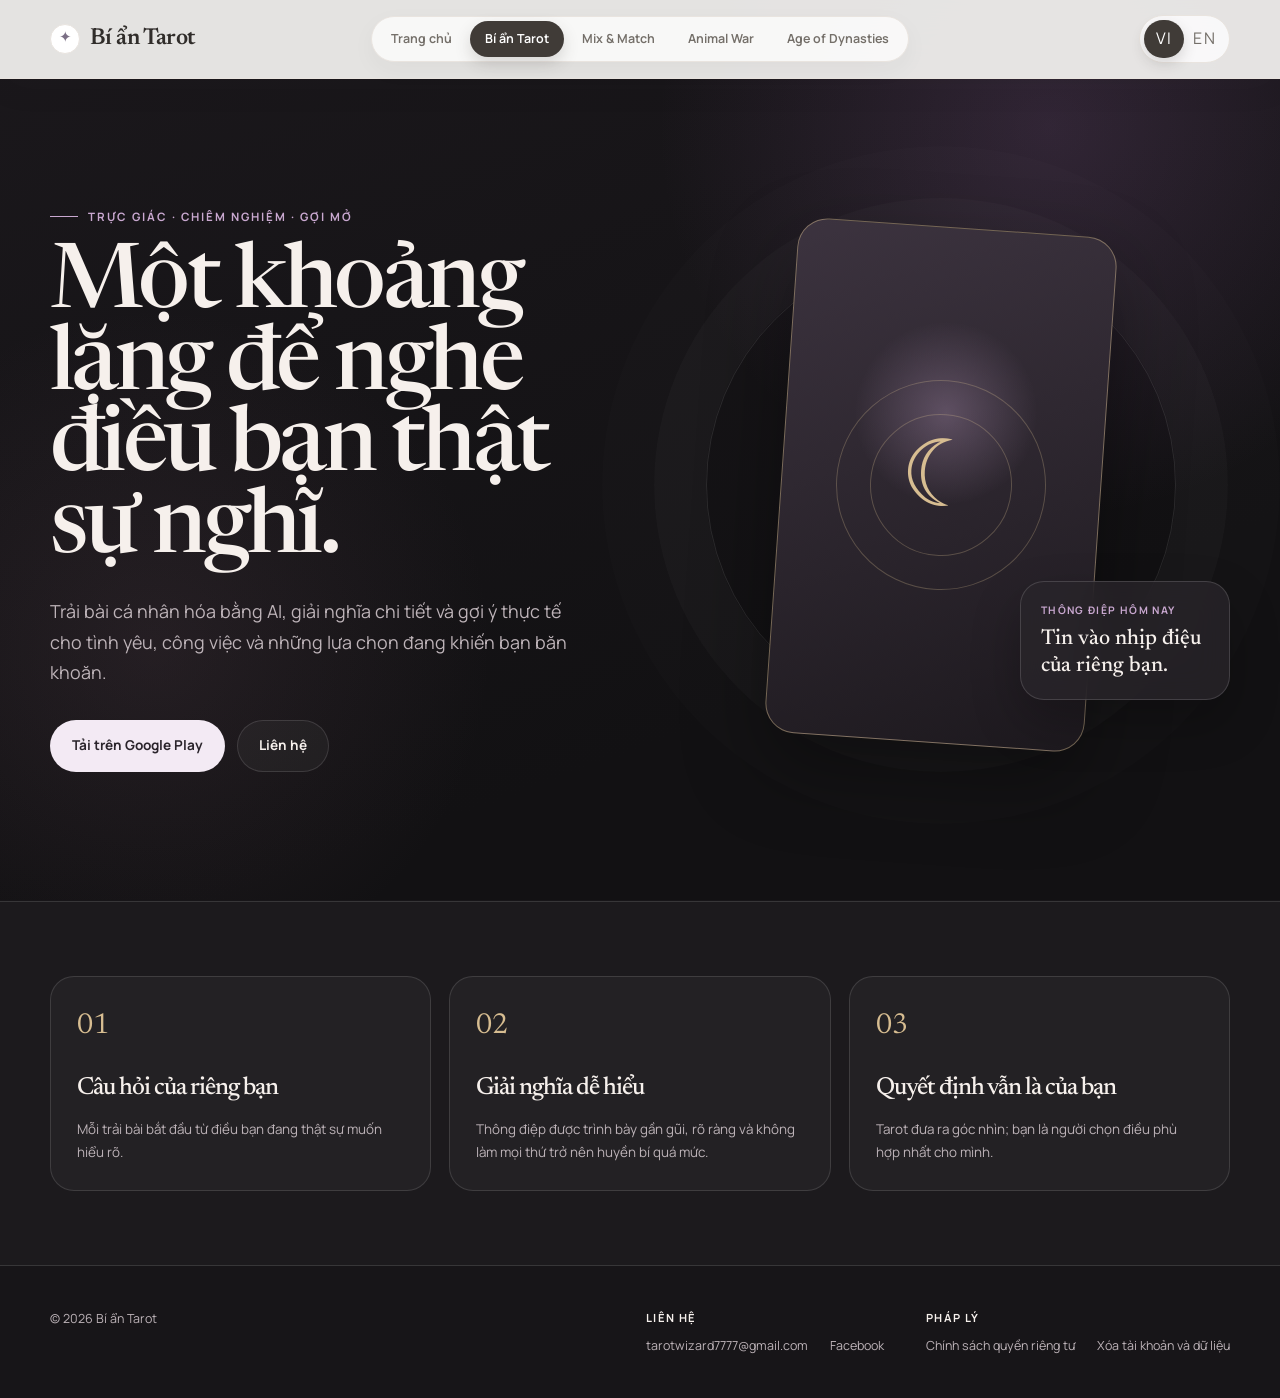
<file: tarot.html>
<!doctype html>
<html lang="vi">
<head>
    <meta charset="utf-8" />
    <meta name="viewport" content="width=device-width, initial-scale=1" />
    <meta name="theme-color" content="#171518" />
    <meta name="description" content="Bí ẩn Tarot — trải bài cá nhân hóa bằng AI cho tình yêu, công việc và những lựa chọn của bạn." />
    <title>Bí ẩn Tarot | Trải bài cá nhân hóa bằng AI</title>

    <link rel="preconnect" href="https://fonts.googleapis.com" />
    <link rel="preconnect" href="https://fonts.gstatic.com" crossorigin />
    <link href="https://fonts.googleapis.com/css2?family=Manrope:wght@400;500;600;700&amp;family=Newsreader:opsz,wght@6..72,400;6..72,500;6..72,600&amp;display=swap" rel="stylesheet" />
    <link href="assets/site-shell.css" rel="stylesheet" />

    <style>
        :root {
            --tarot-bg: #171518;
            --tarot-surface: #211e22;
            --tarot-surface-high: #2b272d;
            --tarot-ink: #f6f0ec;
            --tarot-muted: #bdb3b8;
            --tarot-line: rgba(255, 255, 255, 0.12);
            --tarot-accent: #c9a8d0;
            --tarot-gold: #d7bd91;
            --tarot-width: 1180px;
        }

        *,
        *::before,
        *::after {
            box-sizing: border-box;
        }

        html {
            overflow-x: clip;
            scroll-behavior: smooth;
        }

        body {
            margin: 0;
            overflow-x: clip;
            background: var(--tarot-bg);
            color: var(--tarot-ink);
            font-family: "Manrope", sans-serif;
            line-height: 1.7;
            -webkit-font-smoothing: antialiased;
        }

        body::before {
            position: fixed;
            z-index: -2;
            inset: 0;
            background:
                radial-gradient(circle at 82% 14%, rgba(130, 88, 143, 0.25), transparent 30%),
                radial-gradient(circle at 12% 72%, rgba(111, 82, 97, 0.18), transparent 26%),
                linear-gradient(160deg, #1b181c 0%, #121113 72%);
            content: "";
        }

        a {
            color: inherit;
            text-decoration: none;
        }

        :focus-visible {
            outline: 3px solid var(--tarot-accent);
            outline-offset: 4px;
        }

        .skip-link {
            position: fixed;
            z-index: 1000;
            top: 10px;
            left: 10px;
            padding: 10px 16px;
            border-radius: 999px;
            background: #fff;
            color: #171518;
            transform: translateY(-150%);
            transition: transform 180ms ease;
        }

        .skip-link:focus {
            transform: translateY(0);
        }

        .tarot-shell {
            width: min(calc(100% - 40px), var(--tarot-width));
            margin-inline: auto;
        }

        .tarot-hero {
            min-height: calc(100vh - 78px);
            display: grid;
            grid-template-columns: minmax(0, 0.95fr) minmax(420px, 1.05fr);
            align-items: center;
            gap: 80px;
            padding-block: 82px 92px;
        }

        .eyebrow {
            display: inline-flex;
            align-items: center;
            gap: 10px;
            margin: 0 0 20px;
            color: var(--tarot-accent);
            font-size: 0.72rem;
            font-weight: 700;
            letter-spacing: 0.17em;
            text-transform: uppercase;
        }

        .eyebrow::before {
            width: 28px;
            height: 1px;
            background: currentColor;
            content: "";
        }

        h1,
        h2,
        p {
            margin-top: 0;
        }

        h1,
        h2 {
            font-family: "Newsreader", serif;
            font-weight: 500;
            letter-spacing: -0.04em;
        }

        h1 {
            max-width: 690px;
            margin-bottom: 24px;
            font-size: clamp(4rem, 7vw, 6.5rem);
            line-height: 0.91;
        }

        .hero-lead {
            max-width: 600px;
            margin-bottom: 32px;
            color: var(--tarot-muted);
            font-size: clamp(1rem, 1.5vw, 1.12rem);
        }

        .hero-actions {
            display: flex;
            flex-wrap: wrap;
            gap: 12px;
        }

        .tarot-button {
            min-height: 52px;
            display: inline-flex;
            align-items: center;
            justify-content: center;
            gap: 9px;
            padding: 12px 21px;
            border: 1px solid transparent;
            border-radius: 999px;
            font-size: 0.85rem;
            font-weight: 700;
            transition: transform 180ms ease, background 180ms ease;
        }

        .tarot-button:hover {
            transform: translateY(-2px);
        }

        .tarot-button-primary {
            background: #f3eaf4;
            color: #2a242b;
        }

        .tarot-button-secondary {
            border-color: var(--tarot-line);
            background: rgba(255, 255, 255, 0.04);
            color: var(--tarot-ink);
        }

        .tarot-stage {
            position: relative;
            min-height: 570px;
            display: grid;
            place-items: center;
            isolation: isolate;
        }

        .tarot-stage::before {
            position: absolute;
            z-index: -1;
            width: 470px;
            max-width: 92%;
            aspect-ratio: 1;
            border: 1px solid rgba(255, 255, 255, 0.1);
            border-radius: 50%;
            box-shadow: 0 0 0 52px rgba(255, 255, 255, 0.018), 0 0 0 104px rgba(255, 255, 255, 0.012);
            content: "";
        }

        .oracle-card {
            position: relative;
            width: min(320px, 68vw);
            aspect-ratio: 0.62;
            display: grid;
            place-items: center;
            overflow: hidden;
            border: 1px solid rgba(215, 189, 145, 0.46);
            border-radius: 30px;
            background:
                radial-gradient(circle at 50% 36%, rgba(201, 168, 208, 0.3), transparent 25%),
                linear-gradient(160deg, #3c333f, #1d191e);
            box-shadow: 0 34px 80px rgba(0, 0, 0, 0.38);
            transform: rotate(4deg);
        }

        .oracle-card::before,
        .oracle-card::after {
            position: absolute;
            border: 1px solid rgba(215, 189, 145, 0.28);
            border-radius: 50%;
            content: "";
        }

        .oracle-card::before {
            width: 210px;
            aspect-ratio: 1;
        }

        .oracle-card::after {
            width: 142px;
            aspect-ratio: 1;
        }

        .oracle-symbol {
            position: relative;
            z-index: 1;
            color: var(--tarot-gold);
            font-family: "Newsreader", serif;
            font-size: 5.8rem;
            line-height: 1;
        }

        .floating-reading {
            position: absolute;
            right: 0;
            bottom: 70px;
            width: 210px;
            padding: 20px;
            border: 1px solid rgba(255, 255, 255, 0.14);
            border-radius: 24px;
            background: rgba(42, 37, 43, 0.76);
            box-shadow: 0 22px 50px rgba(0, 0, 0, 0.24);
            backdrop-filter: blur(16px);
        }

        .floating-reading span {
            display: block;
            margin-bottom: 5px;
            color: var(--tarot-accent);
            font-size: 0.65rem;
            font-weight: 700;
            letter-spacing: 0.13em;
            text-transform: uppercase;
        }

        .floating-reading strong {
            font-family: "Newsreader", serif;
            font-size: 1.35rem;
            font-weight: 500;
            line-height: 1.15;
        }

        .tarot-highlights {
            padding-block: 74px;
            border-block: 1px solid var(--tarot-line);
            background: rgba(255, 255, 255, 0.025);
        }

        .highlight-grid {
            display: grid;
            grid-template-columns: repeat(3, 1fr);
            gap: 18px;
        }

        .highlight-card {
            padding: 26px;
            border: 1px solid var(--tarot-line);
            border-radius: 24px;
            background: rgba(255, 255, 255, 0.035);
        }

        .highlight-card span {
            color: var(--tarot-gold);
            font-family: "Newsreader", serif;
            font-size: 1.8rem;
        }

        .highlight-card h2 {
            margin: 16px 0 8px;
            font-size: 1.55rem;
        }

        .highlight-card p {
            margin-bottom: 0;
            color: var(--tarot-muted);
            font-size: 0.84rem;
        }

        .tarot-footer {
            padding-block: 42px;
        }

        .footer-row {
            display: flex;
            align-items: flex-start;
            justify-content: space-between;
            gap: 24px;
            color: var(--tarot-muted);
            font-size: 0.78rem;
        }

        .footer-navigation,
        .footer-group {
            display: flex;
            align-items: flex-start;
        }

        .footer-navigation {
            flex-wrap: wrap;
            justify-content: flex-end;
            gap: 24px 42px;
        }

        .footer-group {
            flex-direction: column;
            gap: 8px;
        }

        .footer-group-title {
            color: var(--tarot-ink);
            font-size: 0.7rem;
            letter-spacing: 0.12em;
            text-transform: uppercase;
        }

        .footer-links {
            display: flex;
            flex-wrap: wrap;
            justify-content: flex-end;
            gap: 12px 22px;
        }

        .footer-links a:hover {
            color: var(--tarot-ink);
        }

        @media (max-width: 900px) {
            .tarot-hero {
                grid-template-columns: 1fr;
                gap: 36px;
            }

            .hero-copy {
                max-width: 720px;
            }
        }

        @media (max-width: 700px) {
            .tarot-shell {
                width: min(calc(100% - 28px), var(--tarot-width));
            }

            .tarot-hero {
                min-height: auto;
                padding-block: 64px 72px;
            }

            h1 {
                font-size: clamp(3.4rem, 17vw, 4.8rem);
            }

            .hero-actions .tarot-button {
                width: 100%;
            }

            .tarot-stage {
                min-height: 500px;
            }

            .floating-reading {
                right: 4px;
                bottom: 36px;
                width: 185px;
            }

            .highlight-grid {
                grid-template-columns: 1fr;
            }

            .footer-row {
                align-items: flex-start;
                flex-direction: column;
            }

            .footer-links {
                justify-content: flex-start;
            }

            .footer-navigation {
                justify-content: flex-start;
            }
        }

        @media (prefers-reduced-motion: reduce) {
            html {
                scroll-behavior: auto;
            }

            *,
            *::before,
            *::after {
                transition-duration: 0.01ms !important;
            }
        }
    </style>
</head>

<body>
    <a class="skip-link" href="#main-content" data-i18n="skipLink">Bỏ qua điều hướng</a>

    <header class="global-header">
        <div class="global-shell global-nav">
            <a class="global-brand" data-brand="tarot" href="tarot.html" aria-label="Bí ẩn Tarot">
                <span class="global-brand-icon" aria-hidden="true">✦</span>
                <span class="global-brand-wordmark">Bí ẩn Tarot</span>
            </a>

            <nav class="global-tabs" data-i18n-aria="navAria" aria-label="Điều hướng chính">
                <a class="global-tab" href="index.html" data-i18n="navHome">Trang chủ</a>
                <a class="global-tab" aria-current="page" href="tarot.html" data-i18n="navTarot">Bí ẩn Tarot</a>
                <a class="global-tab" href="mixmatch.html">Mix & Match</a>
                <a class="global-tab" href="animal-war.html">Animal War</a>
                <a class="global-tab" href="age-of-dynasties.html">Age of Dynasties</a>
            </nav>

            <div class="global-language" role="group" data-i18n-aria="languageAria" aria-label="Chọn ngôn ngữ">
                <button class="global-language-button" type="button" data-lang="vi" aria-pressed="true">VI</button>
                <button class="global-language-button" type="button" data-lang="en" aria-pressed="false">EN</button>
            </div>
        </div>
    </header>

    <main id="main-content">
        <section class="tarot-shell tarot-hero" aria-labelledby="tarot-title">
            <div class="hero-copy">
                <p class="eyebrow" data-i18n="heroEyebrow">Trực giác · Chiêm nghiệm · Gợi mở</p>
                <h1 id="tarot-title" data-i18n="heroTitle">Một khoảng lặng để nghe điều bạn thật sự nghĩ.</h1>
                <p class="hero-lead" data-i18n="heroLead">Trải bài cá nhân hóa bằng AI, giải nghĩa chi tiết và gợi ý thực tế cho tình yêu, công việc và những lựa chọn đang khiến bạn băn khoăn.</p>
                <div class="hero-actions">
                    <a class="tarot-button tarot-button-primary" href="https://play.google.com/store/apps/details?id=com.phamtienthang.tarot_app" target="_blank" rel="noopener noreferrer" data-i18n="downloadButton">Tải trên Google Play</a>
                    <a class="tarot-button tarot-button-secondary" href="mailto:tarotwizard7777@gmail.com" data-i18n="contactButton">Liên hệ</a>
                </div>
            </div>

            <div class="tarot-stage" aria-hidden="true">
                <div class="oracle-card">
                    <span class="oracle-symbol">☾</span>
                </div>
                <div class="floating-reading">
                    <span data-i18n="readingLabel">Thông điệp hôm nay</span>
                    <strong data-i18n="readingValue">Tin vào nhịp điệu của riêng bạn.</strong>
                </div>
            </div>
        </section>

        <section class="tarot-highlights" aria-label="Điểm nổi bật">
            <div class="tarot-shell highlight-grid">
                <article class="highlight-card">
                    <span>01</span>
                    <h2 data-i18n="featureOneTitle">Câu hỏi của riêng bạn</h2>
                    <p data-i18n="featureOneLead">Mỗi trải bài bắt đầu từ điều bạn đang thật sự muốn hiểu rõ.</p>
                </article>
                <article class="highlight-card">
                    <span>02</span>
                    <h2 data-i18n="featureTwoTitle">Giải nghĩa dễ hiểu</h2>
                    <p data-i18n="featureTwoLead">Thông điệp được trình bày gần gũi, rõ ràng và không làm mọi thứ trở nên huyền bí quá mức.</p>
                </article>
                <article class="highlight-card">
                    <span>03</span>
                    <h2 data-i18n="featureThreeTitle">Quyết định vẫn là của bạn</h2>
                    <p data-i18n="featureThreeLead">Tarot đưa ra góc nhìn; bạn là người chọn điều phù hợp nhất cho mình.</p>
                </article>
            </div>
        </section>
    </main>

    <footer class="tarot-footer">
        <div class="tarot-shell footer-row">
            <span>© 2026 Bí ẩn Tarot</span>
            <div class="footer-navigation">
                <div class="footer-group">
                    <strong class="footer-group-title" data-i18n="footerContact">Liên hệ</strong>
                    <div class="footer-links">
                        <a href="mailto:tarotwizard7777@gmail.com">tarotwizard7777@gmail.com</a>
                        <a href="https://fb.com/fb.thangpham" target="_blank" rel="noopener noreferrer">Facebook</a>
                    </div>
                </div>
                <div class="footer-group">
                    <strong class="footer-group-title" data-i18n="footerLegal">Pháp lý</strong>
                    <div class="footer-links">
                        <a href="https://pham-tien-thang.github.io/policy/tarot_app/policy_tarot" target="_blank" rel="noopener noreferrer" data-i18n="footerPrivacy">Chính sách quyền riêng tư</a>
                        <a href="https://pham-tien-thang.github.io/policy/tarot_app/delete_data" target="_blank" rel="noopener noreferrer" data-i18n="footerDeleteAccount">Xóa tài khoản và dữ liệu</a>
                    </div>
                </div>
            </div>
        </div>
    </footer>

    <script>
        const translations = {
            vi: {
                pageTitle: "Bí ẩn Tarot | Trải bài cá nhân hóa bằng AI",
                pageDescription: "Bí ẩn Tarot — trải bài cá nhân hóa bằng AI cho tình yêu, công việc và những lựa chọn của bạn.",
                skipLink: "Bỏ qua điều hướng",
                navAria: "Điều hướng chính",
                languageAria: "Chọn ngôn ngữ",
                navHome: "Trang chủ",
                navTarot: "Bí ẩn Tarot",
                heroEyebrow: "Trực giác · Chiêm nghiệm · Gợi mở",
                heroTitle: "Một khoảng lặng để nghe điều bạn thật sự nghĩ.",
                heroLead: "Trải bài cá nhân hóa bằng AI, giải nghĩa chi tiết và gợi ý thực tế cho tình yêu, công việc và những lựa chọn đang khiến bạn băn khoăn.",
                downloadButton: "Tải trên Google Play",
                contactButton: "Liên hệ",
                readingLabel: "Thông điệp hôm nay",
                readingValue: "Tin vào nhịp điệu của riêng bạn.",
                featureOneTitle: "Câu hỏi của riêng bạn",
                featureOneLead: "Mỗi trải bài bắt đầu từ điều bạn đang thật sự muốn hiểu rõ.",
                featureTwoTitle: "Giải nghĩa dễ hiểu",
                featureTwoLead: "Thông điệp được trình bày gần gũi, rõ ràng và không làm mọi thứ trở nên huyền bí quá mức.",
                featureThreeTitle: "Quyết định vẫn là của bạn",
                featureThreeLead: "Tarot đưa ra góc nhìn; bạn là người chọn điều phù hợp nhất cho mình.",
                footerContact: "Liên hệ",
                footerLegal: "Pháp lý",
                footerPrivacy: "Chính sách quyền riêng tư",
                footerDeleteAccount: "Xóa tài khoản và dữ liệu"
            },
            en: {
                pageTitle: "Tarot Mysteries | Personalized AI readings",
                pageDescription: "Tarot Mysteries — personalized AI readings for love, work, and the choices in front of you.",
                skipLink: "Skip navigation",
                navAria: "Primary navigation",
                languageAria: "Choose language",
                navHome: "Home",
                navTarot: "Tarot Mysteries",
                heroEyebrow: "Intuition · Reflection · Perspective",
                heroTitle: "A quiet space to hear what you truly think.",
                heroLead: "Personalized AI card readings with detailed interpretations and practical guidance for love, work, and the choices that have been sitting on your mind.",
                downloadButton: "Get it on Google Play",
                contactButton: "Contact",
                readingLabel: "Today's message",
                readingValue: "Trust the rhythm that feels like yours.",
                featureOneTitle: "Your own question",
                featureOneLead: "Every reading begins with what you genuinely want to understand.",
                featureTwoTitle: "Clear interpretations",
                featureTwoLead: "Messages are warm, approachable, and never made more mysterious than they need to be.",
                featureThreeTitle: "The decision stays yours",
                featureThreeLead: "Tarot offers another perspective; you choose what feels right for you.",
                footerContact: "Contact",
                footerLegal: "Legal",
                footerPrivacy: "Privacy Policy",
                footerDeleteAccount: "Delete Account and Data"
            }
        };

        function setLanguage(language) {
            const nextLanguage = translations[language] ? language : "vi";
            const copy = translations[nextLanguage];

            document.documentElement.lang = nextLanguage;
            document.title = copy.pageTitle;
            document.querySelector('meta[name="description"]').setAttribute("content", copy.pageDescription);

            document.querySelectorAll("[data-i18n]").forEach((element) => {
                const value = copy[element.dataset.i18n];
                if (value) element.textContent = value;
            });

            document.querySelectorAll("[data-i18n-aria]").forEach((element) => {
                const value = copy[element.dataset.i18nAria];
                if (value) element.setAttribute("aria-label", value);
            });

            document.querySelectorAll("[data-lang]").forEach((button) => {
                button.setAttribute("aria-pressed", String(button.dataset.lang === nextLanguage));
            });

            try {
                localStorage.setItem("site-language", nextLanguage);
            } catch (error) {
                // The language still works when storage is unavailable.
            }
        }

        document.querySelectorAll("[data-lang]").forEach((button) => {
            button.addEventListener("click", () => setLanguage(button.dataset.lang));
        });

        let initialLanguage = "vi";
        try {
            initialLanguage = localStorage.getItem("site-language") || "vi";
        } catch (error) {
            initialLanguage = "vi";
        }
        setLanguage(initialLanguage);
    </script>
</body>
</html>
</file>
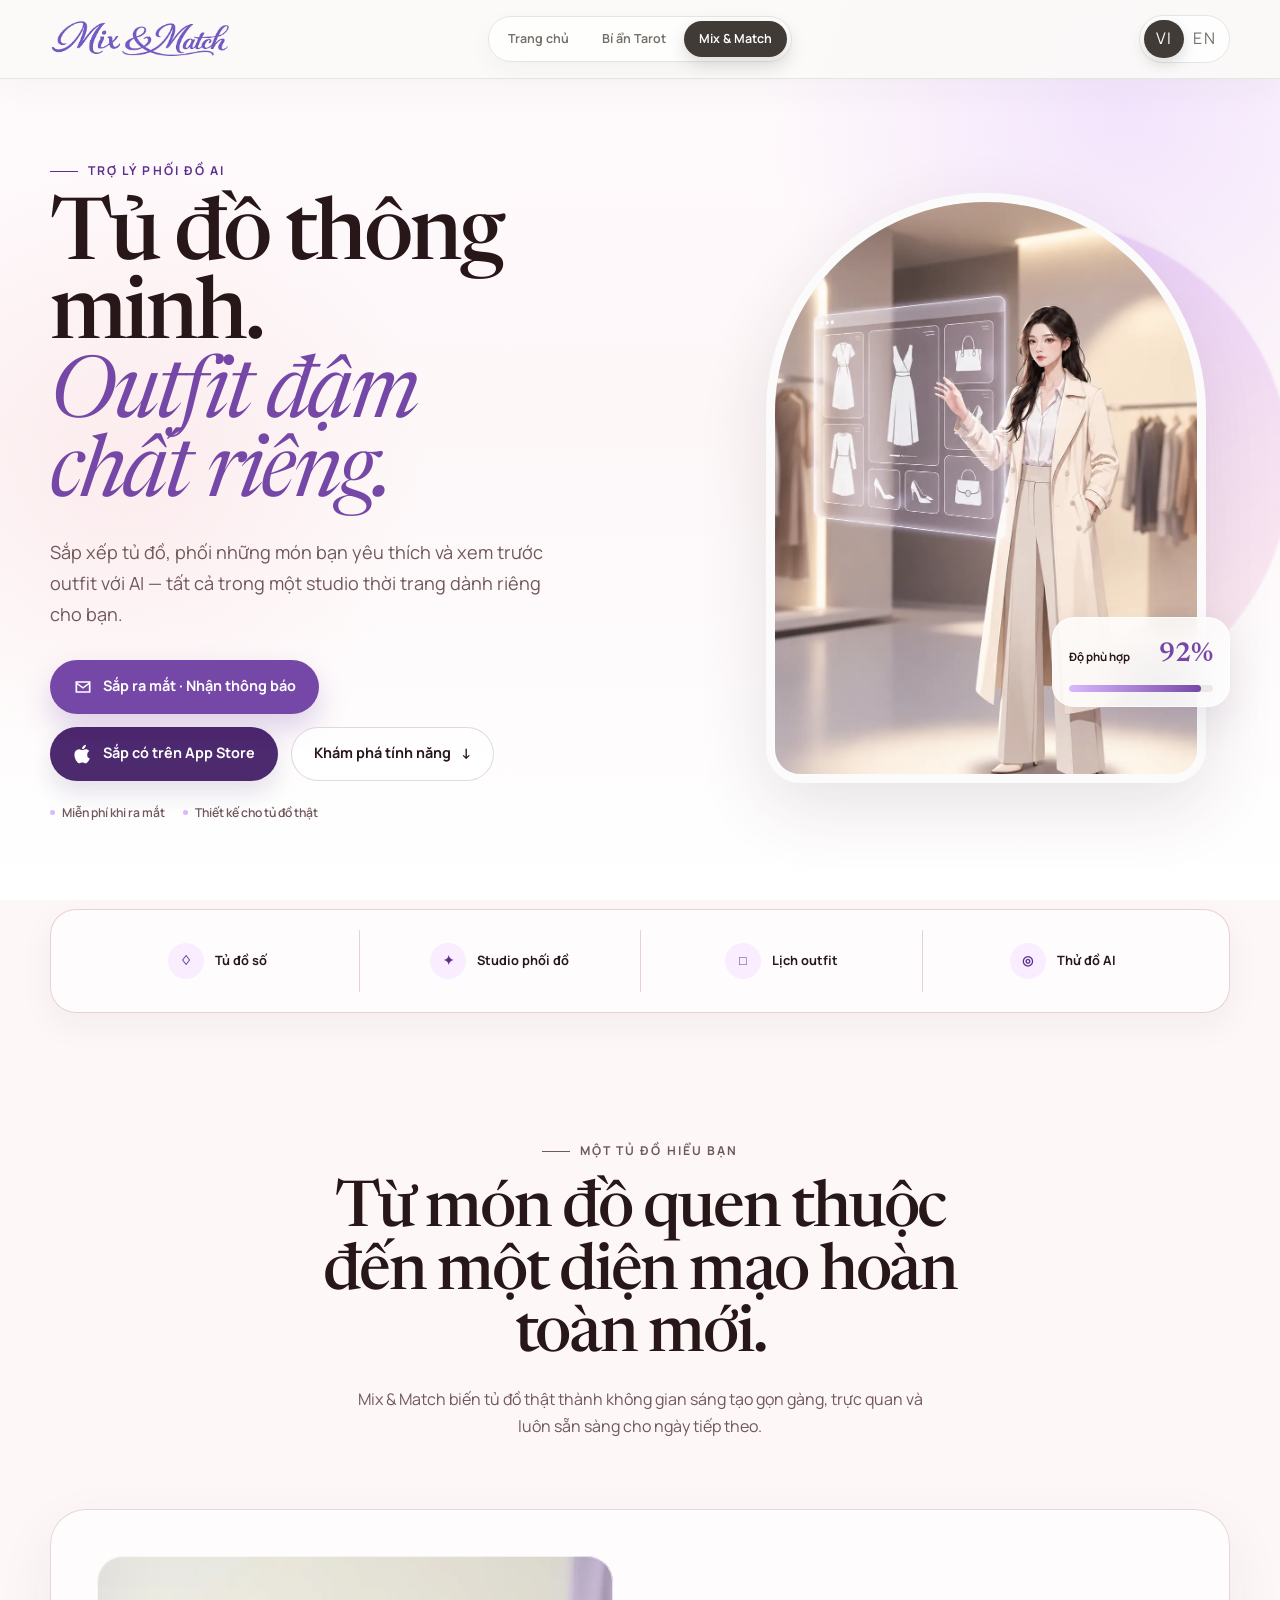
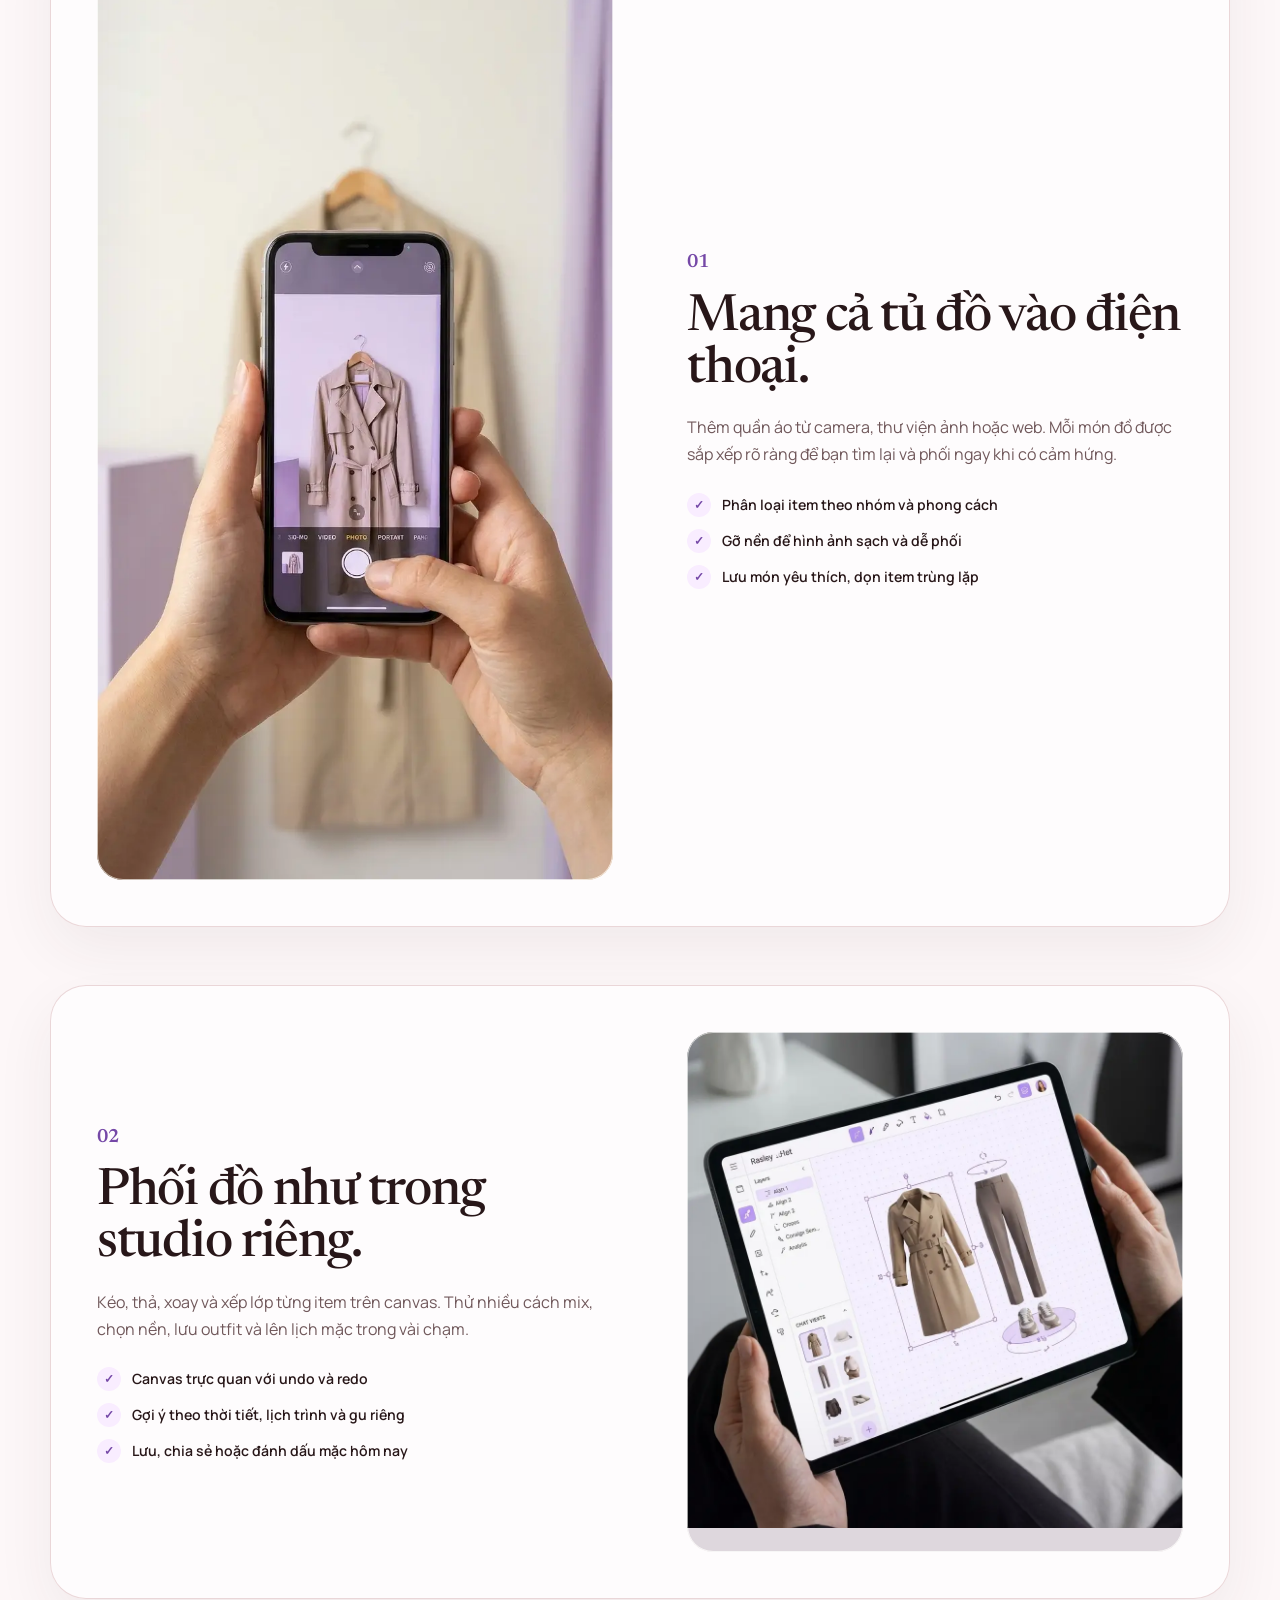
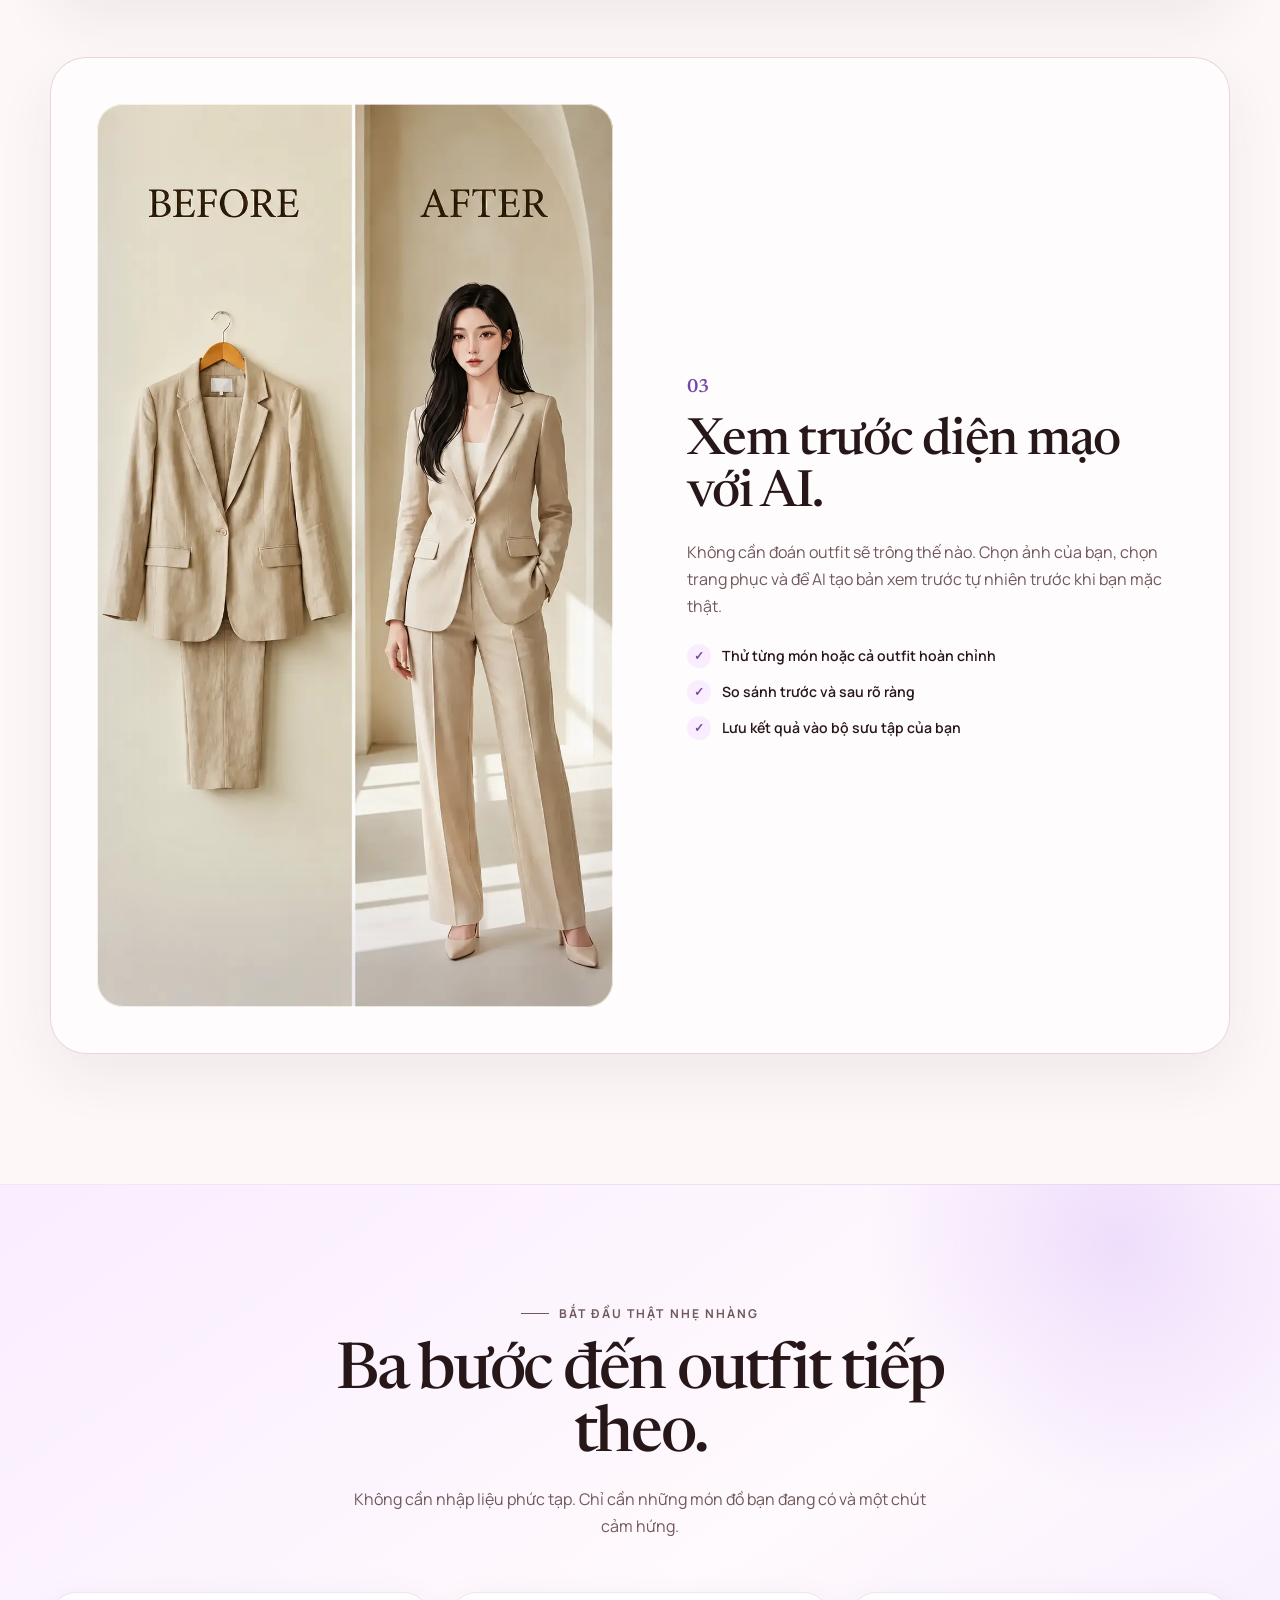
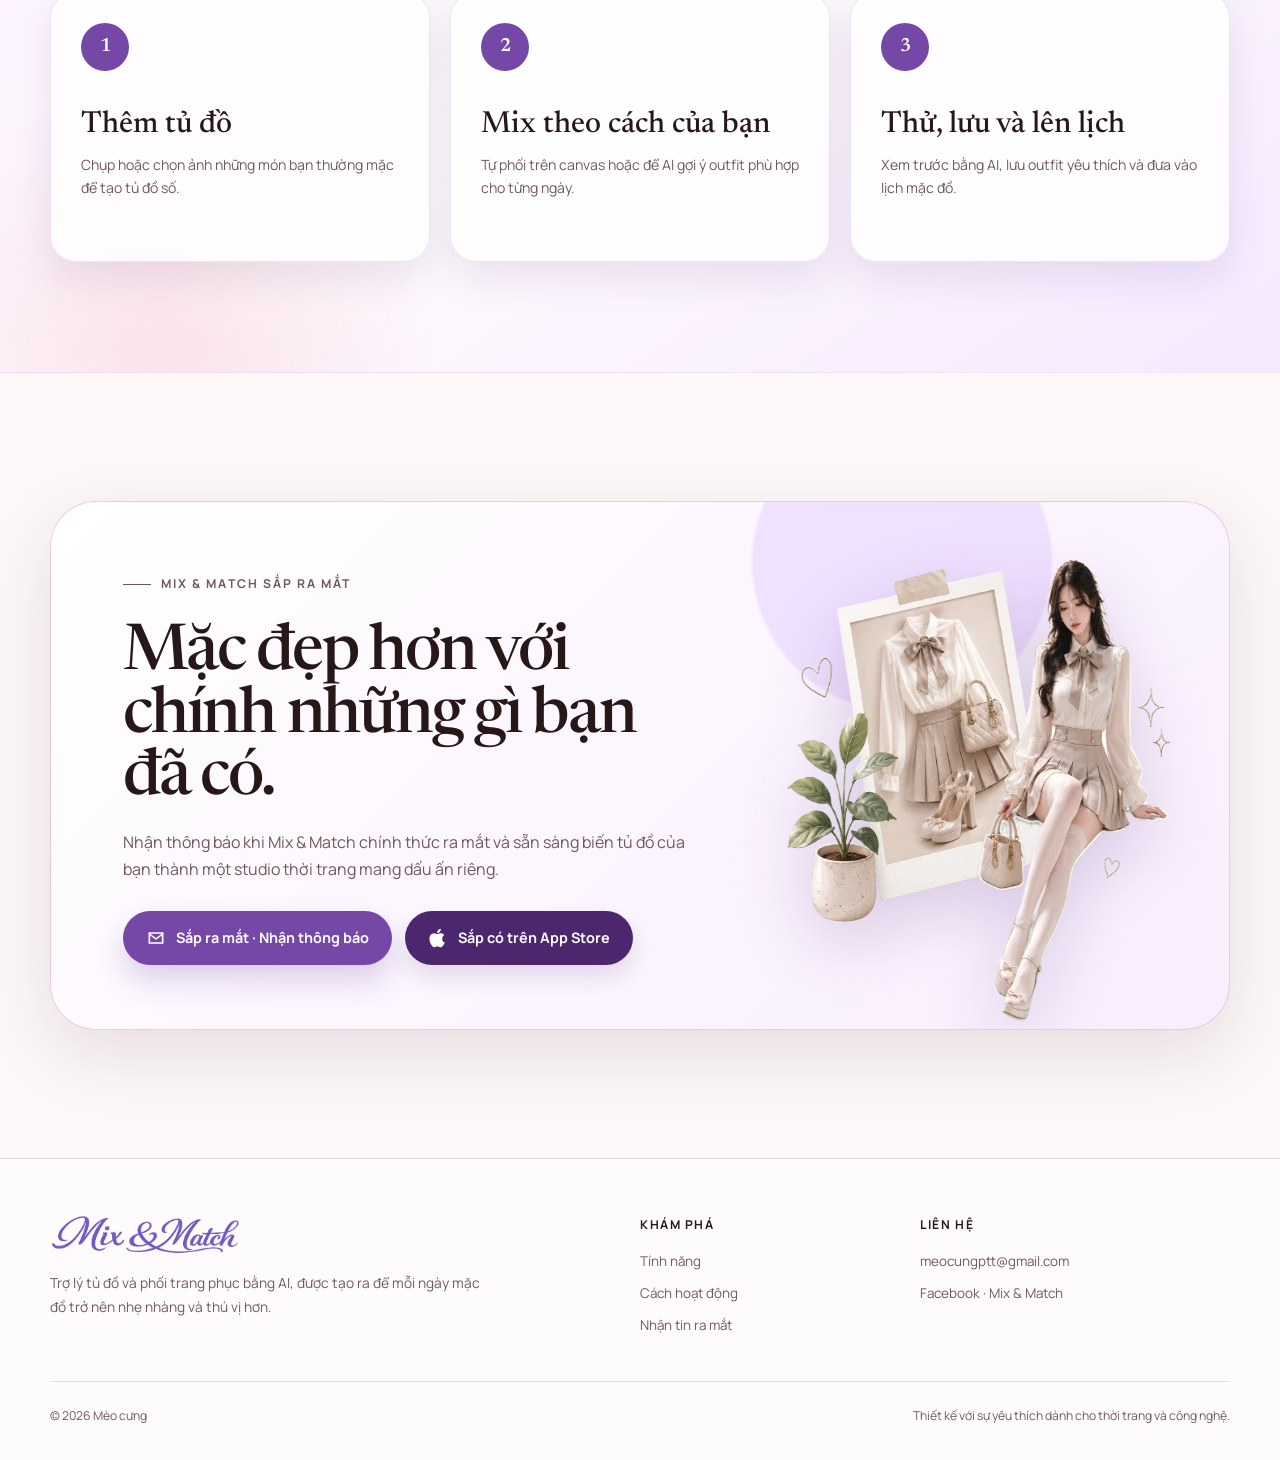
<file: yearly.html>
<!doctype html>
<html lang="vi">
<head>
    <meta charset="utf-8" />
    <meta name="viewport" content="width=device-width, initial-scale=1" />
    <meta name="theme-color" content="#FDF7F8" />
    <meta name="description" content="Mix & Match — tủ đồ số, studio phối đồ và trải nghiệm thử đồ AI dành riêng cho bạn." />
    <title>Mix & Match | Trợ lý phối đồ AI</title>

    <link rel="preconnect" href="https://fonts.googleapis.com" />
    <link rel="preconnect" href="https://fonts.gstatic.com" crossorigin />
    <link href="https://fonts.googleapis.com/css2?family=Manrope:wght@400;500;600;700&amp;family=Newsreader:opsz,wght@6..72,400;6..72,500;6..72,600&amp;display=swap" rel="stylesheet" />
    <link href="assets/site-shell.css" rel="stylesheet" />

    <style>
        :root {
            --primary: #7548a7;
            --primary-dark: #5c2f8e;
            --primary-deep: #2b0053;
            --primary-light: #dab8ff;
            --primary-soft: #f9edff;
            --surface: #fdf7f8;
            --surface-low: #f8f2f3;
            --surface-high: #ece7e8;
            --white: #ffffff;
            --text: #574144;
            --text-strong: #281719;
            --text-muted: #70585b;
            --border: #deBfc2;
            --pink: #e0708b;
            --shadow-soft: 0 24px 70px rgba(63, 43, 46, 0.12);
            --shadow-card: 0 16px 40px rgba(43, 0, 83, 0.09);
            --radius-xl: 36px;
            --radius-lg: 26px;
            --radius-md: 18px;
            --page-width: 1180px;
        }

        *,
        *::before,
        *::after {
            box-sizing: border-box;
        }

        html {
            overflow-x: clip;
            scroll-behavior: smooth;
        }

        section[id] {
            scroll-margin-top: 128px;
        }

        body {
            margin: 0;
            overflow-x: clip;
            background: var(--surface);
            color: var(--text);
            font-family: "Manrope", sans-serif;
            font-size: 16px;
            line-height: 1.7;
            -webkit-font-smoothing: antialiased;
        }

        body::before {
            position: fixed;
            z-index: -2;
            inset: 0;
            background:
                radial-gradient(circle at 88% 12%, rgba(218, 184, 255, 0.32), transparent 26%),
                radial-gradient(circle at 10% 52%, rgba(251, 219, 222, 0.42), transparent 24%),
                linear-gradient(180deg, #fffafd 0%, var(--surface) 46%, #fff 100%);
            content: "";
        }

        img {
            display: block;
            max-width: 100%;
        }

        a {
            color: inherit;
            text-decoration: none;
        }

        button,
        a {
            -webkit-tap-highlight-color: transparent;
        }

        button {
            font: inherit;
        }

        :focus-visible {
            outline: 3px solid var(--primary-dark);
            outline-offset: 4px;
        }

        .skip-link {
            position: fixed;
            z-index: 1000;
            top: 10px;
            left: 10px;
            padding: 10px 16px;
            border-radius: 999px;
            background: var(--primary-deep);
            color: var(--white);
            transform: translateY(-150%);
            transition: transform 180ms ease;
        }

        .skip-link:focus {
            transform: translateY(0);
        }

        .shell {
            width: min(calc(100% - 40px), var(--page-width));
            margin-inline: auto;
        }

        .site-header {
            position: sticky;
            z-index: 100;
            top: 0;
            border-bottom: 1px solid transparent;
            background: rgba(253, 247, 248, 0.84);
            backdrop-filter: blur(18px);
            transition: border-color 200ms ease, box-shadow 200ms ease;
        }

        .site-header.is-scrolled {
            border-color: rgba(222, 191, 194, 0.68);
            box-shadow: 0 8px 30px rgba(63, 43, 46, 0.06);
        }

        .nav {
            min-height: 78px;
            display: grid;
            grid-template-columns: auto 1fr auto;
            align-items: center;
            gap: 34px;
        }

        .brand {
            display: inline-flex;
            align-items: center;
            min-width: 180px;
        }

        .brand img {
            width: 180px;
            height: auto;
            object-fit: contain;
        }

        .nav-links {
            display: flex;
            align-items: center;
            justify-content: center;
            gap: 28px;
        }

        .nav-link {
            position: relative;
            padding: 7px 0;
            color: var(--text-muted);
            font-size: 0.86rem;
            font-weight: 600;
            transition: color 180ms ease;
        }

        .nav-link::after {
            position: absolute;
            right: 0;
            bottom: 0;
            left: 0;
            height: 2px;
            border-radius: 999px;
            background: var(--primary);
            content: "";
            transform: scaleX(0);
            transform-origin: center;
            transition: transform 180ms ease;
        }

        .nav-link:hover,
        .nav-link[aria-current="page"] {
            color: var(--primary-dark);
        }

        .nav-link[aria-current="page"]::after {
            transform: scaleX(1);
        }

        .language-switch {
            display: inline-flex;
            padding: 4px;
            border: 1px solid rgba(112, 88, 91, 0.18);
            border-radius: 999px;
            background: rgba(255, 255, 255, 0.74);
        }

        .language-button {
            min-width: 42px;
            min-height: 34px;
            padding: 4px 10px;
            border: 0;
            border-radius: 999px;
            background: transparent;
            color: var(--text-muted);
            cursor: pointer;
            font-size: 0.72rem;
            font-weight: 700;
            letter-spacing: 0.08em;
            transition: background 180ms ease, color 180ms ease, box-shadow 180ms ease;
        }

        .language-button[aria-pressed="true"] {
            background: var(--primary);
            box-shadow: 0 6px 18px rgba(117, 72, 167, 0.24);
            color: var(--white);
        }

        .hero {
            position: relative;
            min-height: 720px;
            display: grid;
            grid-template-columns: minmax(0, 0.92fr) minmax(420px, 1.08fr);
            align-items: center;
            gap: 72px;
            padding-block: 74px 86px;
        }

        .hero-copy {
            position: relative;
            z-index: 2;
        }

        .eyebrow {
            display: inline-flex;
            align-items: center;
            gap: 10px;
            margin: 0 0 18px;
            color: var(--primary-dark);
            font-size: 0.76rem;
            font-weight: 700;
            letter-spacing: 0.17em;
            text-transform: uppercase;
        }

        .eyebrow::before {
            width: 28px;
            height: 1px;
            background: currentColor;
            content: "";
        }

        h1,
        h2,
        h3,
        p {
            margin-top: 0;
        }

        h1,
        h2,
        .display-font {
            color: var(--text-strong);
            font-family: "Newsreader", serif;
            font-weight: 500;
            letter-spacing: -0.035em;
        }

        h1 {
            max-width: 650px;
            margin-bottom: 22px;
            font-size: clamp(3.7rem, 6.7vw, 6.15rem);
            line-height: 0.92;
        }

        h1 em {
            color: var(--primary);
            font-weight: 400;
        }

        .hero-lead {
            max-width: 585px;
            margin-bottom: 30px;
            color: var(--text-muted);
            font-size: clamp(1rem, 1.5vw, 1.13rem);
        }

        .hero-actions,
        .cta-actions {
            display: flex;
            flex-wrap: wrap;
            align-items: center;
            gap: 13px;
        }

        .button {
            min-height: 54px;
            display: inline-flex;
            align-items: center;
            justify-content: center;
            gap: 10px;
            padding: 13px 22px;
            border: 1px solid transparent;
            border-radius: 999px;
            font-size: 0.9rem;
            font-weight: 700;
            transition: transform 180ms ease, background 180ms ease, box-shadow 180ms ease;
        }

        .button:hover {
            transform: translateY(-2px);
        }

        .button-primary {
            background: var(--primary);
            box-shadow: 0 15px 30px rgba(117, 72, 167, 0.24);
            color: var(--white);
        }

        .button-primary:hover {
            background: var(--primary-dark);
            box-shadow: 0 18px 34px rgba(117, 72, 167, 0.3);
        }

        .button-secondary {
            border-color: rgba(112, 88, 91, 0.22);
            background: rgba(255, 255, 255, 0.72);
            color: var(--text-strong);
        }

        .button-secondary:hover {
            background: var(--white);
        }

        .button-store {
            appearance: none;
            border-color: rgba(43, 0, 83, 0.12);
            background: var(--primary-deep);
            box-shadow: 0 12px 24px rgba(43, 0, 83, 0.14);
            color: var(--white);
            cursor: not-allowed;
        }

        .button-store:disabled {
            opacity: 0.84;
        }

        .button-store:disabled:hover {
            background: var(--primary-deep);
            box-shadow: 0 12px 24px rgba(43, 0, 83, 0.14);
            transform: none;
        }

        .button-icon {
            width: 20px;
            height: 20px;
            flex: 0 0 auto;
        }

        .hero-note {
            display: flex;
            flex-wrap: wrap;
            gap: 8px 18px;
            margin: 22px 0 0;
            color: var(--text-muted);
            font-size: 0.76rem;
            font-weight: 600;
        }

        .hero-note span {
            display: inline-flex;
            align-items: center;
            gap: 7px;
        }

        .hero-note span::before {
            width: 5px;
            height: 5px;
            border-radius: 50%;
            background: var(--primary-light);
            content: "";
        }

        .hero-visual {
            position: relative;
            min-height: 590px;
            isolation: isolate;
        }

        .hero-visual::before {
            position: absolute;
            z-index: -1;
            top: 5%;
            right: -10%;
            width: 82%;
            aspect-ratio: 1;
            border-radius: 50%;
            background: linear-gradient(145deg, rgba(218, 184, 255, 0.68), rgba(251, 219, 222, 0.5));
            filter: blur(1px);
            content: "";
        }

        .hero-photo-wrap {
            position: absolute;
            top: 0;
            right: 4%;
            width: min(76%, 440px);
            height: 590px;
            overflow: hidden;
            border: 9px solid rgba(255, 255, 255, 0.82);
            border-radius: 220px 220px 34px 34px;
            background: var(--surface-high);
            box-shadow: var(--shadow-soft);
        }

        .hero-photo {
            width: 100%;
            height: 100%;
            object-fit: cover;
            object-position: center;
        }

        .floating-card {
            position: absolute;
            z-index: 3;
            border: 1px solid rgba(255, 255, 255, 0.7);
            border-radius: 22px;
            background: rgba(255, 255, 255, 0.82);
            box-shadow: var(--shadow-card);
            backdrop-filter: blur(18px);
        }

        .match-card {
            right: 0;
            bottom: 76px;
            width: 178px;
            padding: 14px 16px;
        }

        .match-score {
            display: flex;
            align-items: baseline;
            justify-content: space-between;
            color: var(--text-strong);
            font-size: 0.72rem;
            font-weight: 700;
        }

        .match-score strong {
            color: var(--primary);
            font-family: "Newsreader", serif;
            font-size: 1.7rem;
            font-weight: 600;
        }

        .match-bar {
            height: 7px;
            margin-top: 7px;
            overflow: hidden;
            border-radius: 999px;
            background: var(--surface-high);
        }

        .match-bar::after {
            display: block;
            width: 92%;
            height: 100%;
            border-radius: inherit;
            background: linear-gradient(90deg, var(--primary-light), var(--primary));
            content: "";
        }

        .value-rail {
            margin-bottom: 120px;
            padding: 20px 26px;
            display: grid;
            grid-template-columns: repeat(4, 1fr);
            border: 1px solid rgba(222, 191, 194, 0.7);
            border-radius: var(--radius-lg);
            background: rgba(255, 255, 255, 0.63);
            box-shadow: 0 12px 34px rgba(63, 43, 46, 0.05);
            backdrop-filter: blur(16px);
        }

        .value-item {
            min-height: 62px;
            display: flex;
            align-items: center;
            justify-content: center;
            gap: 11px;
            padding: 10px 16px;
            color: var(--text-strong);
            font-size: 0.8rem;
            font-weight: 700;
            text-align: center;
        }

        .value-item + .value-item {
            border-left: 1px solid rgba(222, 191, 194, 0.72);
        }

        .value-icon {
            width: 36px;
            height: 36px;
            display: grid;
            flex: 0 0 auto;
            place-items: center;
            border-radius: 50%;
            background: var(--primary-soft);
            color: var(--primary-dark);
        }

        .section-heading {
            max-width: 710px;
            margin: 0 auto 68px;
            text-align: center;
        }

        .section-heading .eyebrow {
            justify-content: center;
        }

        .section-heading h2 {
            margin-bottom: 18px;
            font-size: clamp(2.7rem, 5vw, 4.5rem);
            line-height: 0.98;
        }

        .section-heading p {
            max-width: 600px;
            margin-inline: auto;
            color: var(--text-muted);
        }

        .features {
            padding-bottom: 130px;
        }

        .story-list {
            display: grid;
            gap: 58px;
        }

        .story {
            display: grid;
            grid-template-columns: minmax(0, 1.02fr) minmax(0, 0.98fr);
            align-items: center;
            gap: 74px;
            padding: 46px;
            overflow: hidden;
            border: 1px solid rgba(222, 191, 194, 0.62);
            border-radius: var(--radius-xl);
            background: rgba(255, 255, 255, 0.64);
            box-shadow: 0 22px 60px rgba(63, 43, 46, 0.065);
        }

        .story:nth-child(even) .story-media {
            order: 2;
        }

        .story-media {
            position: relative;
            min-height: 520px;
            overflow: hidden;
            border-radius: 26px;
            background: var(--surface-high);
        }

        .story-media::after {
            position: absolute;
            inset: 0;
            border: 1px solid rgba(255, 255, 255, 0.62);
            border-radius: inherit;
            box-shadow: inset 0 -100px 80px rgba(43, 0, 83, 0.07);
            content: "";
            pointer-events: none;
        }

        .story-media img {
            width: 100%;
            height: 100%;
            object-fit: cover;
        }

        .story-media-phone img {
            object-position: center;
        }

        .story-media-studio img {
            object-position: 58% center;
        }

        .story-index {
            display: block;
            margin-bottom: 12px;
            color: var(--primary);
            font-family: "Newsreader", serif;
            font-size: 1.2rem;
            font-weight: 600;
        }

        .story-copy h3 {
            margin-bottom: 18px;
            color: var(--text-strong);
            font-family: "Newsreader", serif;
            font-size: clamp(2.2rem, 4vw, 3.4rem);
            font-weight: 500;
            letter-spacing: -0.025em;
            line-height: 1.02;
        }

        .story-copy > p {
            margin-bottom: 24px;
            color: var(--text-muted);
        }

        .feature-points {
            display: grid;
            gap: 12px;
            margin: 0;
            padding: 0;
            list-style: none;
        }

        .feature-points li {
            display: flex;
            align-items: center;
            gap: 11px;
            color: var(--text-strong);
            font-size: 0.88rem;
            font-weight: 600;
        }

        .feature-points li::before {
            width: 24px;
            height: 24px;
            display: grid;
            flex: 0 0 auto;
            place-items: center;
            border-radius: 50%;
            background: var(--primary-soft);
            color: var(--primary);
            content: "✓";
            font-size: 0.72rem;
            font-weight: 700;
        }

        .how-it-works {
            position: relative;
            padding: 110px 0;
            overflow: hidden;
            border-block: 1px solid rgba(117, 72, 167, 0.1);
            background: linear-gradient(145deg, var(--primary-soft) 0%, #fffafd 52%, #f5e8ff 100%);
            color: var(--text);
        }

        .how-it-works::before,
        .how-it-works::after {
            position: absolute;
            border-radius: 50%;
            content: "";
            filter: blur(1px);
        }

        .how-it-works::before {
            top: -200px;
            right: -100px;
            width: 520px;
            height: 520px;
            background: radial-gradient(circle, rgba(197, 150, 251, 0.28), transparent 68%);
        }

        .how-it-works::after {
            bottom: -260px;
            left: -120px;
            width: 560px;
            height: 560px;
            background: radial-gradient(circle, rgba(224, 112, 139, 0.16), transparent 68%);
        }

        .how-it-works .section-heading {
            position: relative;
            z-index: 1;
            margin-bottom: 52px;
        }

        .how-it-works .eyebrow {
            color: var(--primary-dark);
        }

        .how-it-works h2 {
            color: var(--text-strong);
        }

        .how-it-works .section-heading p {
            color: var(--text-muted);
        }

        .steps {
            position: relative;
            z-index: 1;
            display: grid;
            grid-template-columns: repeat(3, 1fr);
            gap: 20px;
        }

        .step-card {
            min-height: 270px;
            padding: 30px;
            border: 1px solid rgba(117, 72, 167, 0.13);
            border-radius: var(--radius-lg);
            background: rgba(255, 255, 255, 0.82);
            box-shadow: var(--shadow-card);
            backdrop-filter: blur(12px);
        }

        .step-number {
            width: 48px;
            height: 48px;
            display: grid;
            margin-bottom: 38px;
            place-items: center;
            border-radius: 50%;
            background: var(--primary);
            color: var(--white);
            font-family: "Newsreader", serif;
            font-size: 1.2rem;
            font-weight: 600;
        }

        .step-card h3 {
            margin-bottom: 10px;
            color: var(--text-strong);
            font-family: "Newsreader", serif;
            font-size: 1.9rem;
            font-weight: 500;
            line-height: 1.1;
        }

        .step-card p {
            margin-bottom: 0;
            color: var(--text-muted);
            font-size: 0.88rem;
        }

        .download-section {
            padding: 128px 0;
        }

        .download-card {
            position: relative;
            min-height: 470px;
            display: grid;
            grid-template-columns: minmax(0, 1fr) minmax(330px, 0.7fr);
            align-items: center;
            gap: 50px;
            padding: 64px 72px;
            overflow: hidden;
            border: 1px solid rgba(222, 191, 194, 0.7);
            border-radius: 46px;
            background: linear-gradient(135deg, #fff 0%, var(--primary-soft) 100%);
            box-shadow: var(--shadow-soft);
        }

        .download-card::before {
            position: absolute;
            top: -90px;
            right: 15%;
            width: 300px;
            height: 300px;
            border-radius: 50%;
            background: rgba(218, 184, 255, 0.34);
            content: "";
            filter: blur(1px);
        }

        .download-copy {
            position: relative;
            z-index: 2;
        }

        .download-copy h2 {
            max-width: 650px;
            margin-bottom: 18px;
            font-size: clamp(2.8rem, 5vw, 4.8rem);
            line-height: 0.98;
        }

        .download-copy p {
            max-width: 580px;
            margin-bottom: 28px;
            color: var(--text-muted);
        }

        .download-art {
            position: relative;
            align-self: end;
            min-height: 380px;
        }

        .download-art img {
            position: absolute;
            z-index: 2;
            right: -22px;
            bottom: -64px;
            width: min(420px, 115%);
            filter: drop-shadow(0 24px 34px rgba(43, 0, 83, 0.16));
        }

        .site-footer {
            padding: 56px 0 34px;
            border-top: 1px solid rgba(222, 191, 194, 0.7);
            background: rgba(255, 255, 255, 0.52);
        }

        .footer-top {
            display: grid;
            grid-template-columns: 1.4fr 0.6fr 0.8fr;
            gap: 48px;
            padding-bottom: 44px;
        }

        .footer-brand img {
            width: 190px;
            height: auto;
            margin-bottom: 16px;
        }

        .footer-brand p {
            max-width: 430px;
            margin-bottom: 0;
            color: var(--text-muted);
            font-size: 0.86rem;
        }

        .footer-column h2 {
            margin-bottom: 14px;
            font-family: "Manrope", sans-serif;
            font-size: 0.76rem;
            font-weight: 700;
            letter-spacing: 0.13em;
            text-transform: uppercase;
        }

        .footer-links {
            display: grid;
            gap: 9px;
            margin: 0;
            padding: 0;
            list-style: none;
            color: var(--text-muted);
            font-size: 0.84rem;
        }

        .footer-links a {
            transition: color 180ms ease;
        }

        .footer-links a:hover {
            color: var(--primary);
        }

        .footer-bottom {
            display: flex;
            align-items: center;
            justify-content: space-between;
            gap: 20px;
            padding-top: 24px;
            border-top: 1px solid rgba(222, 191, 194, 0.58);
            color: var(--text-muted);
            font-size: 0.76rem;
        }

        .reveal-ready .reveal {
            opacity: 0;
            transform: translateY(24px);
            transition: opacity 700ms ease, transform 700ms ease;
        }

        .reveal-ready .reveal.is-visible {
            opacity: 1;
            transform: none;
        }

        @media (max-width: 1040px) {
            .nav {
                gap: 20px;
            }

            .nav-links {
                gap: 18px;
            }

            .hero {
                grid-template-columns: minmax(0, 0.88fr) minmax(390px, 1.12fr);
                gap: 36px;
            }

            .story {
                gap: 46px;
                padding: 36px;
            }

            .footer-top {
                grid-template-columns: 1.2fr 0.55fr 0.8fr;
            }
        }

        @media (max-width: 860px) {
            .nav {
                min-height: auto;
                grid-template-columns: 1fr auto;
                padding-block: 14px 10px;
            }

            .nav-links {
                grid-column: 1 / -1;
                grid-row: 2;
                justify-content: flex-start;
                overflow-x: auto;
                padding-bottom: 2px;
                scrollbar-width: none;
            }

            .nav-links::-webkit-scrollbar {
                display: none;
            }

            .hero {
                min-height: auto;
                grid-template-columns: 1fr;
                gap: 48px;
                padding-top: 62px;
            }

            .hero-copy {
                max-width: 680px;
            }

            .hero-visual {
                width: min(100%, 650px);
                margin-inline: auto;
            }

            .value-rail {
                grid-template-columns: repeat(2, 1fr);
            }

            .value-item + .value-item {
                border-left: 0;
            }

            .value-item:nth-child(even) {
                border-left: 1px solid rgba(222, 191, 194, 0.72);
            }

            .value-item:nth-child(n + 3) {
                border-top: 1px solid rgba(222, 191, 194, 0.72);
            }

            .story,
            .story:nth-child(even) {
                grid-template-columns: 1fr;
            }

            .story:nth-child(even) .story-media {
                order: 0;
            }

            .story-copy {
                padding: 10px 4px;
            }

            .steps {
                grid-template-columns: 1fr;
            }

            .step-card {
                min-height: auto;
            }

            .download-card {
                grid-template-columns: 1fr;
                padding: 56px;
            }

            .download-art {
                min-height: 300px;
            }

            .download-art img {
                right: 50%;
                width: min(430px, 90%);
                transform: translateX(50%);
            }

            .footer-top {
                grid-template-columns: 1fr 1fr;
            }

            .footer-brand {
                grid-column: 1 / -1;
            }
        }

        @media (max-width: 560px) {
            .shell {
                width: min(calc(100% - 28px), var(--page-width));
            }

            .brand {
                min-width: 142px;
            }

            .brand img {
                width: 142px;
                height: auto;
            }

            .language-button {
                min-width: 38px;
                padding-inline: 8px;
            }

            .nav-links {
                gap: 20px;
            }

            .nav-link {
                flex: 0 0 auto;
                font-size: 0.79rem;
            }

            .hero {
                gap: 34px;
                padding: 48px 0 64px;
            }

            h1 {
                font-size: clamp(3.35rem, 17vw, 4.6rem);
            }

            .hero-actions .button,
            .cta-actions .button {
                width: 100%;
            }

            .hero-visual {
                min-height: 490px;
            }

            .hero-photo-wrap {
                right: 0;
                width: 82%;
                height: 490px;
                border-width: 6px;
            }

            .match-card {
                right: -3px;
                bottom: 52px;
                width: 150px;
            }

            .value-rail {
                margin-bottom: 92px;
                padding: 12px;
                border-radius: 22px;
            }

            .value-item {
                min-height: 76px;
                flex-direction: column;
                gap: 5px;
                padding: 10px 6px;
                font-size: 0.7rem;
            }

            .section-heading {
                margin-bottom: 42px;
            }

            .features {
                padding-bottom: 92px;
            }

            .story-list {
                gap: 26px;
            }

            .story {
                gap: 28px;
                padding: 18px;
                border-radius: 28px;
            }

            .story-media {
                min-height: 410px;
                border-radius: 20px;
            }

            .story-media-studio {
                min-height: 320px;
            }

            .story-copy {
                padding: 4px 4px 14px;
            }

            .how-it-works {
                padding: 84px 0;
            }

            .step-card {
                padding: 24px;
            }

            .step-number {
                margin-bottom: 26px;
            }

            .download-section {
                padding: 90px 0;
            }

            .download-card {
                min-height: auto;
                padding: 34px 24px;
                border-radius: 30px;
            }

            .download-art {
                min-height: 0;
                margin-top: 8px;
            }

            .download-art img {
                position: relative;
                right: auto;
                bottom: auto;
                width: min(100%, 320px);
                margin: 0 auto -34px;
                transform: none;
            }

            .footer-top {
                grid-template-columns: 1fr;
                gap: 34px;
            }

            .footer-brand {
                grid-column: auto;
            }

            .footer-bottom {
                align-items: flex-start;
                flex-direction: column;
            }
        }

        @media (prefers-reduced-motion: reduce) {
            html {
                scroll-behavior: auto;
            }

            *,
            *::before,
            *::after {
                scroll-behavior: auto !important;
                transition-duration: 0.01ms !important;
                animation-duration: 0.01ms !important;
                animation-iteration-count: 1 !important;
            }
        }
    </style>
</head>

<body>
    <a class="skip-link" href="#main-content" data-i18n="skipLink">Bỏ qua điều hướng</a>

    <header class="global-header" id="site-header">
        <div class="global-shell global-nav">
            <a class="global-brand" data-brand="mix" href="yearly.html" aria-label="Mix & Match">
                <img class="global-brand-image" src="assets/mix-match/branch.webp" alt="Mix & Match" width="1037" height="218" />
            </a>

            <nav class="global-tabs" data-i18n-aria="navAria" aria-label="Điều hướng chính">
                <a class="global-tab" href="index.html" data-i18n="navHome">Trang chủ</a>
                <a class="global-tab" href="tarot.html" data-i18n="navTarot">Bí ẩn Tarot</a>
                <a class="global-tab" aria-current="page" href="yearly.html">Mix & Match</a>
            </nav>

            <div class="global-language" role="group" data-i18n-aria="languageAria" aria-label="Chọn ngôn ngữ">
                <button class="global-language-button" type="button" data-lang="vi" aria-pressed="true">VI</button>
                <button class="global-language-button" type="button" data-lang="en" aria-pressed="false">EN</button>
            </div>
        </div>
    </header>

    <main id="main-content">
        <section class="shell hero" aria-labelledby="hero-title">
            <div class="hero-copy reveal">
                <p class="eyebrow" data-i18n="heroEyebrow">Trợ lý phối đồ AI</p>
                <h1 id="hero-title" data-i18n-html="heroTitle">Tủ đồ thông minh.<br /><em>Outfit đậm chất riêng.</em></h1>
                <p class="hero-lead" data-i18n="heroLead">
                    Sắp xếp tủ đồ, phối những món bạn yêu thích và xem trước outfit với AI — tất cả trong một studio thời trang dành riêng cho bạn.
                </p>
                <div class="hero-actions">
                    <a class="button button-primary" href="mailto:meocungptt@gmail.com?subject=Mix%20%26%20Match%20launch">
                        <svg class="button-icon" viewBox="0 0 24 24" aria-hidden="true"><path fill="currentColor" d="M3 5h18v14H3V5Zm9 7 7-5H5l7 5Zm-7 5h14V9l-7 5-7-5v8Z"/></svg>
                        <span data-i18n="downloadButton">Sắp ra mắt · Nhận thông báo</span>
                    </a>
                    <button class="button button-store" type="button" disabled>
                        <svg class="button-icon" viewBox="0 0 24 24" aria-hidden="true"><path fill="currentColor" d="M17.1 12.5c0-2.7 2.2-4 2.3-4.1-1.3-1.9-3.3-2.1-4-2.1-1.7-.2-3.3 1-4.2 1-.9 0-2.3-1-3.8-1-1.9 0-3.7 1.1-4.7 2.8-2 3.4-.5 8.5 1.4 11.3.9 1.4 2.1 2.9 3.6 2.8 1.4-.1 2-.9 3.7-.9s2.2.9 3.7.9c1.5 0 2.5-1.4 3.5-2.8 1.1-1.6 1.5-3.2 1.5-3.3-.1 0-3-.1-3-3.6ZM14.3 4.5c.8-1 1.3-2.3 1.2-3.5-1.2.1-2.6.8-3.4 1.7-.7.8-1.4 2.2-1.2 3.4 1.3.1 2.6-.6 3.4-1.6Z"/></svg>
                        <span data-i18n="appStoreButton">Sắp có trên App Store</span>
                    </button>
                    <a class="button button-secondary" href="#features">
                        <span data-i18n="exploreButton">Khám phá tính năng</span>
                        <span aria-hidden="true">↓</span>
                    </a>
                </div>
                <p class="hero-note">
                    <span data-i18n="heroNoteOne">Miễn phí khi ra mắt</span>
                    <span data-i18n="heroNoteTwo">Thiết kế cho tủ đồ thật</span>
                </p>
            </div>

            <div class="hero-visual reveal" aria-hidden="true">
                <div class="hero-photo-wrap">
                    <img class="hero-photo" src="assets/mix-match/onboarding1b.webp" alt="" width="938" height="1677" />
                </div>

                <div class="floating-card match-card">
                    <div class="match-score">
                        <span data-i18n="matchLabel">Độ phù hợp</span>
                        <strong>92%</strong>
                    </div>
                    <div class="match-bar"></div>
                </div>
            </div>
        </section>

        <div class="shell value-rail reveal" role="list" aria-label="Tính năng nổi bật" data-i18n-aria="valueAria">
            <div class="value-item" role="listitem">
                <span class="value-icon" aria-hidden="true">♢</span>
                <span data-i18n="valueCloset">Tủ đồ số</span>
            </div>
            <div class="value-item" role="listitem">
                <span class="value-icon" aria-hidden="true">✦</span>
                <span data-i18n="valueStudio">Studio phối đồ</span>
            </div>
            <div class="value-item" role="listitem">
                <span class="value-icon" aria-hidden="true">□</span>
                <span data-i18n="valuePlanner">Lịch outfit</span>
            </div>
            <div class="value-item" role="listitem">
                <span class="value-icon" aria-hidden="true">◎</span>
                <span data-i18n="valueTryOn">Thử đồ AI</span>
            </div>
        </div>

        <section class="shell features" id="features" aria-labelledby="features-title">
            <div class="section-heading reveal">
                <p class="eyebrow" data-i18n="featuresEyebrow">Một tủ đồ hiểu bạn</p>
                <h2 id="features-title" data-i18n="featuresTitle">Từ món đồ quen thuộc đến một diện mạo hoàn toàn mới.</h2>
                <p data-i18n="featuresLead">Mix & Match biến tủ đồ thật thành không gian sáng tạo gọn gàng, trực quan và luôn sẵn sàng cho ngày tiếp theo.</p>
            </div>

            <div class="story-list">
                <article class="story reveal">
                    <div class="story-media story-media-phone">
                        <img src="assets/mix-match/onboarding2.webp" data-i18n-alt="closetImageAlt" alt="Chụp một chiếc áo để thêm vào tủ đồ số" width="768" height="1376" loading="lazy" />
                    </div>
                    <div class="story-copy">
                        <span class="story-index">01</span>
                        <h3 data-i18n="closetTitle">Mang cả tủ đồ vào điện thoại.</h3>
                        <p data-i18n="closetDescription">Thêm quần áo từ camera, thư viện ảnh hoặc web. Mỗi món đồ được sắp xếp rõ ràng để bạn tìm lại và phối ngay khi có cảm hứng.</p>
                        <ul class="feature-points">
                            <li data-i18n="closetPointOne">Phân loại item theo nhóm và phong cách</li>
                            <li data-i18n="closetPointTwo">Gỡ nền để hình ảnh sạch và dễ phối</li>
                            <li data-i18n="closetPointThree">Lưu món yêu thích, dọn item trùng lặp</li>
                        </ul>
                    </div>
                </article>

                <article class="story reveal">
                    <div class="story-media story-media-studio">
                        <img src="assets/mix-match/onboarding3.webp" data-i18n-alt="studioImageAlt" alt="Studio phối đồ trực quan trên máy tính bảng" width="1024" height="1024" loading="lazy" />
                    </div>
                    <div class="story-copy">
                        <span class="story-index">02</span>
                        <h3 data-i18n="studioTitle">Phối đồ như trong studio riêng.</h3>
                        <p data-i18n="studioDescription">Kéo, thả, xoay và xếp lớp từng item trên canvas. Thử nhiều cách mix, chọn nền, lưu outfit và lên lịch mặc trong vài chạm.</p>
                        <ul class="feature-points">
                            <li data-i18n="studioPointOne">Canvas trực quan với undo và redo</li>
                            <li data-i18n="studioPointTwo">Gợi ý theo thời tiết, lịch trình và gu riêng</li>
                            <li data-i18n="studioPointThree">Lưu, chia sẻ hoặc đánh dấu mặc hôm nay</li>
                        </ul>
                    </div>
                </article>

                <article class="story reveal">
                    <div class="story-media">
                        <img src="assets/mix-match/onboarding4.webp" data-i18n-alt="tryOnImageAlt" alt="So sánh trước và sau khi thử outfit bằng AI" width="948" height="1659" loading="lazy" />
                    </div>
                    <div class="story-copy">
                        <span class="story-index">03</span>
                        <h3 data-i18n="tryOnTitle">Xem trước diện mạo với AI.</h3>
                        <p data-i18n="tryOnDescription">Không cần đoán outfit sẽ trông thế nào. Chọn ảnh của bạn, chọn trang phục và để AI tạo bản xem trước tự nhiên trước khi bạn mặc thật.</p>
                        <ul class="feature-points">
                            <li data-i18n="tryOnPointOne">Thử từng món hoặc cả outfit hoàn chỉnh</li>
                            <li data-i18n="tryOnPointTwo">So sánh trước và sau rõ ràng</li>
                            <li data-i18n="tryOnPointThree">Lưu kết quả vào bộ sưu tập của bạn</li>
                        </ul>
                    </div>
                </article>
            </div>
        </section>

        <section class="how-it-works" id="how-it-works" aria-labelledby="steps-title">
            <div class="shell">
                <div class="section-heading reveal">
                    <p class="eyebrow" data-i18n="stepsEyebrow">Bắt đầu thật nhẹ nhàng</p>
                    <h2 id="steps-title" data-i18n="stepsTitle">Ba bước đến outfit tiếp theo.</h2>
                    <p data-i18n="stepsLead">Không cần nhập liệu phức tạp. Chỉ cần những món đồ bạn đang có và một chút cảm hứng.</p>
                </div>

                <div class="steps">
                    <article class="step-card reveal">
                        <span class="step-number">1</span>
                        <h3 data-i18n="stepOneTitle">Thêm tủ đồ</h3>
                        <p data-i18n="stepOneDescription">Chụp hoặc chọn ảnh những món bạn thường mặc để tạo tủ đồ số.</p>
                    </article>
                    <article class="step-card reveal">
                        <span class="step-number">2</span>
                        <h3 data-i18n="stepTwoTitle">Mix theo cách của bạn</h3>
                        <p data-i18n="stepTwoDescription">Tự phối trên canvas hoặc để AI gợi ý outfit phù hợp cho từng ngày.</p>
                    </article>
                    <article class="step-card reveal">
                        <span class="step-number">3</span>
                        <h3 data-i18n="stepThreeTitle">Thử, lưu và lên lịch</h3>
                        <p data-i18n="stepThreeDescription">Xem trước bằng AI, lưu outfit yêu thích và đưa vào lịch mặc đồ.</p>
                    </article>
                </div>
            </div>
        </section>

        <section class="shell download-section" id="download" aria-labelledby="download-title">
            <div class="download-card reveal">
                <div class="download-copy">
                    <p class="eyebrow" data-i18n="downloadEyebrow">Mix & Match sắp ra mắt</p>
                    <h2 id="download-title" data-i18n="downloadTitle">Mặc đẹp hơn với chính những gì bạn đã có.</h2>
                    <p data-i18n="downloadLead">Nhận thông báo khi Mix & Match chính thức ra mắt và sẵn sàng biến tủ đồ của bạn thành một studio thời trang mang dấu ấn riêng.</p>
                    <div class="cta-actions">
                        <a class="button button-primary" href="mailto:meocungptt@gmail.com?subject=Mix%20%26%20Match%20launch">
                            <svg class="button-icon" viewBox="0 0 24 24" aria-hidden="true"><path fill="currentColor" d="M3 5h18v14H3V5Zm9 7 7-5H5l7 5Zm-7 5h14V9l-7 5-7-5v8Z"/></svg>
                            <span data-i18n="downloadButton">Sắp ra mắt · Nhận thông báo</span>
                        </a>
                        <button class="button button-store" type="button" disabled>
                            <svg class="button-icon" viewBox="0 0 24 24" aria-hidden="true"><path fill="currentColor" d="M17.1 12.5c0-2.7 2.2-4 2.3-4.1-1.3-1.9-3.3-2.1-4-2.1-1.7-.2-3.3 1-4.2 1-.9 0-2.3-1-3.8-1-1.9 0-3.7 1.1-4.7 2.8-2 3.4-.5 8.5 1.4 11.3.9 1.4 2.1 2.9 3.6 2.8 1.4-.1 2-.9 3.7-.9s2.2.9 3.7.9c1.5 0 2.5-1.4 3.5-2.8 1.1-1.6 1.5-3.2 1.5-3.3-.1 0-3-.1-3-3.6ZM14.3 4.5c.8-1 1.3-2.3 1.2-3.5-1.2.1-2.6.8-3.4 1.7-.7.8-1.4 2.2-1.2 3.4 1.3.1 2.6-.6 3.4-1.6Z"/></svg>
                            <span data-i18n="appStoreButton">Sắp có trên App Store</span>
                        </button>
                    </div>
                </div>
                <div class="download-art" aria-hidden="true">
                    <img src="assets/mix-match/signinlogo2.webp" alt="" width="500" height="500" loading="lazy" />
                </div>
            </div>
        </section>
    </main>

    <footer class="site-footer">
        <div class="shell">
            <div class="footer-top">
                <div class="footer-brand">
                    <img src="assets/mix-match/branch.webp" alt="Mix & Match" width="1037" height="218" loading="lazy" />
                    <p data-i18n="footerDescription">Trợ lý tủ đồ và phối trang phục bằng AI, được tạo ra để mỗi ngày mặc đồ trở nên nhẹ nhàng và thú vị hơn.</p>
                </div>

                <div class="footer-column">
                    <h2 data-i18n="footerExplore">Khám phá</h2>
                    <ul class="footer-links">
                        <li><a href="#features" data-i18n="footerFeatures">Tính năng</a></li>
                        <li><a href="#how-it-works" data-i18n="footerHow">Cách hoạt động</a></li>
                        <li><a href="#download" data-i18n="footerDownload">Nhận tin ra mắt</a></li>
                    </ul>
                </div>

                <div class="footer-column">
                    <h2 data-i18n="footerContact">Liên hệ</h2>
                    <ul class="footer-links">
                        <li><a href="mailto:meocungptt@gmail.com">meocungptt@gmail.com</a></li>
                        <li><a href="https://www.facebook.com/profile.php?id=61591603363567" target="_blank" rel="noopener noreferrer">Facebook · Mix & Match</a></li>
                    </ul>
                </div>
            </div>

            <div class="footer-bottom">
                <span>© 2026 Mèo cưng</span>
                <span data-i18n="footerMade">Thiết kế với sự yêu thích dành cho thời trang và công nghệ.</span>
            </div>
        </div>
    </footer>

    <script>
        const translations = {
            vi: {
                pageTitle: "Mix & Match | Trợ lý phối đồ AI",
                pageDescription: "Mix & Match — tủ đồ số, studio phối đồ và trải nghiệm thử đồ AI dành riêng cho bạn.",
                skipLink: "Bỏ qua điều hướng",
                navAria: "Điều hướng chính",
                languageAria: "Chọn ngôn ngữ",
                valueAria: "Tính năng nổi bật",
                navHome: "Trang chủ",
                navTarot: "Bí ẩn Tarot",
                heroEyebrow: "Trợ lý phối đồ AI",
                heroTitle: "Tủ đồ thông minh.<br><em>Outfit đậm chất riêng.</em>",
                heroLead: "Sắp xếp tủ đồ, phối những món bạn yêu thích và xem trước outfit với AI — tất cả trong một studio thời trang dành riêng cho bạn.",
                downloadButton: "Sắp ra mắt · Nhận thông báo",
                appStoreButton: "Sắp có trên App Store",
                exploreButton: "Khám phá tính năng",
                heroNoteOne: "Miễn phí khi ra mắt",
                heroNoteTwo: "Thiết kế cho tủ đồ thật",
                matchLabel: "Độ phù hợp",
                valueCloset: "Tủ đồ số",
                valueStudio: "Studio phối đồ",
                valuePlanner: "Lịch outfit",
                valueTryOn: "Thử đồ AI",
                featuresEyebrow: "Một tủ đồ hiểu bạn",
                featuresTitle: "Từ món đồ quen thuộc đến một diện mạo hoàn toàn mới.",
                featuresLead: "Mix & Match biến tủ đồ thật thành không gian sáng tạo gọn gàng, trực quan và luôn sẵn sàng cho ngày tiếp theo.",
                closetImageAlt: "Chụp một chiếc áo để thêm vào tủ đồ số",
                closetTitle: "Mang cả tủ đồ vào điện thoại.",
                closetDescription: "Thêm quần áo từ camera, thư viện ảnh hoặc web. Mỗi món đồ được sắp xếp rõ ràng để bạn tìm lại và phối ngay khi có cảm hứng.",
                closetPointOne: "Phân loại item theo nhóm và phong cách",
                closetPointTwo: "Gỡ nền để hình ảnh sạch và dễ phối",
                closetPointThree: "Lưu món yêu thích, dọn item trùng lặp",
                studioImageAlt: "Studio phối đồ trực quan trên máy tính bảng",
                studioTitle: "Phối đồ như trong studio riêng.",
                studioDescription: "Kéo, thả, xoay và xếp lớp từng item trên canvas. Thử nhiều cách mix, chọn nền, lưu outfit và lên lịch mặc trong vài chạm.",
                studioPointOne: "Canvas trực quan với undo và redo",
                studioPointTwo: "Gợi ý theo thời tiết, lịch trình và gu riêng",
                studioPointThree: "Lưu, chia sẻ hoặc đánh dấu mặc hôm nay",
                tryOnImageAlt: "So sánh trước và sau khi thử outfit bằng AI",
                tryOnTitle: "Xem trước diện mạo với AI.",
                tryOnDescription: "Không cần đoán outfit sẽ trông thế nào. Chọn ảnh của bạn, chọn trang phục và để AI tạo bản xem trước tự nhiên trước khi bạn mặc thật.",
                tryOnPointOne: "Thử từng món hoặc cả outfit hoàn chỉnh",
                tryOnPointTwo: "So sánh trước và sau rõ ràng",
                tryOnPointThree: "Lưu kết quả vào bộ sưu tập của bạn",
                stepsEyebrow: "Bắt đầu thật nhẹ nhàng",
                stepsTitle: "Ba bước đến outfit tiếp theo.",
                stepsLead: "Không cần nhập liệu phức tạp. Chỉ cần những món đồ bạn đang có và một chút cảm hứng.",
                stepOneTitle: "Thêm tủ đồ",
                stepOneDescription: "Chụp hoặc chọn ảnh những món bạn thường mặc để tạo tủ đồ số.",
                stepTwoTitle: "Mix theo cách của bạn",
                stepTwoDescription: "Tự phối trên canvas hoặc để AI gợi ý outfit phù hợp cho từng ngày.",
                stepThreeTitle: "Thử, lưu và lên lịch",
                stepThreeDescription: "Xem trước bằng AI, lưu outfit yêu thích và đưa vào lịch mặc đồ.",
                downloadEyebrow: "Mix & Match sắp ra mắt",
                downloadTitle: "Mặc đẹp hơn với chính những gì bạn đã có.",
                downloadLead: "Nhận thông báo khi Mix & Match chính thức ra mắt và sẵn sàng biến tủ đồ của bạn thành một studio thời trang mang dấu ấn riêng.",
                footerDescription: "Trợ lý tủ đồ và phối trang phục bằng AI, được tạo ra để mỗi ngày mặc đồ trở nên nhẹ nhàng và thú vị hơn.",
                footerExplore: "Khám phá",
                footerFeatures: "Tính năng",
                footerHow: "Cách hoạt động",
                footerDownload: "Nhận tin ra mắt",
                footerContact: "Liên hệ",
                footerMade: "Thiết kế với sự yêu thích dành cho thời trang và công nghệ."
            },
            en: {
                pageTitle: "Mix & Match | Your AI Fashion Stylist",
                pageDescription: "Mix & Match — your digital closet, outfit studio, planner, and AI try-on in one beautifully simple app.",
                skipLink: "Skip navigation",
                navAria: "Primary navigation",
                languageAria: "Choose language",
                valueAria: "Featured capabilities",
                navHome: "Home",
                navTarot: "Tarot Mysteries",
                heroEyebrow: "Your AI fashion stylist",
                heroTitle: "A smarter closet.<br><em>A style that feels like you.</em>",
                heroLead: "Organize your wardrobe, style the pieces you love, and preview every outfit with AI — all inside your personal fashion studio.",
                downloadButton: "Coming soon · Get notified",
                appStoreButton: "Coming soon on App Store",
                exploreButton: "Explore features",
                heroNoteOne: "Free at launch",
                heroNoteTwo: "Made for your real wardrobe",
                matchLabel: "Style match",
                valueCloset: "Digital closet",
                valueStudio: "Outfit studio",
                valuePlanner: "Outfit planner",
                valueTryOn: "AI try-on",
                featuresEyebrow: "A closet that knows you",
                featuresTitle: "From familiar pieces to a completely new look.",
                featuresLead: "Mix & Match turns your real wardrobe into a tidy, visual creative space that is always ready for what comes next.",
                closetImageAlt: "Photographing a jacket to add it to a digital closet",
                closetTitle: "Bring your entire closet with you.",
                closetDescription: "Add clothes from your camera, gallery, or the web. Every piece stays beautifully organized, easy to find, and ready whenever inspiration strikes.",
                closetPointOne: "Organize pieces by category and style",
                closetPointTwo: "Remove backgrounds for a clean styling canvas",
                closetPointThree: "Save favorites and clear duplicate items",
                studioImageAlt: "A visual outfit styling studio on a tablet",
                studioTitle: "Style inside your own studio.",
                studioDescription: "Drag, resize, rotate, and layer every piece on your canvas. Explore new combinations, choose a backdrop, save a look, and plan when to wear it.",
                studioPointOne: "An intuitive canvas with undo and redo",
                studioPointTwo: "Ideas shaped by weather, plans, and your taste",
                studioPointThree: "Save, share, or mark a look as worn today",
                tryOnImageAlt: "Before and after comparison of an AI outfit try-on",
                tryOnTitle: "Preview your look with AI.",
                tryOnDescription: "No more guessing how an outfit might feel. Choose your photo and clothes, then let AI create a natural preview before you wear the real thing.",
                tryOnPointOne: "Try on one piece or a complete outfit",
                tryOnPointTwo: "See a clear before-and-after comparison",
                tryOnPointThree: "Save every result to your collection",
                stepsEyebrow: "An effortless start",
                stepsTitle: "Three steps to your next look.",
                stepsLead: "No complicated setup. All you need is the wardrobe you already own and a little inspiration.",
                stepOneTitle: "Add your closet",
                stepOneDescription: "Photograph or choose the pieces you wear to build your digital wardrobe.",
                stepTwoTitle: "Mix it your way",
                stepTwoDescription: "Style freely on the canvas or let AI suggest a look for your day.",
                stepThreeTitle: "Try, save, and plan",
                stepThreeDescription: "Preview with AI, save your favorite outfits, and place them on your calendar.",
                downloadEyebrow: "Mix & Match is coming soon",
                downloadTitle: "Dress better with what you already own.",
                downloadLead: "Get notified when Mix & Match launches and is ready to turn your everyday wardrobe into a personal fashion studio.",
                footerDescription: "An AI wardrobe and outfit companion created to make getting dressed feel lighter, smarter, and more fun.",
                footerExplore: "Explore",
                footerFeatures: "Features",
                footerHow: "How it works",
                footerDownload: "Launch updates",
                footerContact: "Contact",
                footerMade: "Designed with a love for fashion and technology."
            }
        };

        function setLanguage(language) {
            const nextLanguage = translations[language] ? language : "vi";
            const dictionary = translations[nextLanguage];

            document.documentElement.lang = nextLanguage;
            document.title = dictionary.pageTitle;

            const description = document.querySelector('meta[name="description"]');
            if (description) {
                description.setAttribute("content", dictionary.pageDescription);
            }

            document.querySelectorAll("[data-i18n]").forEach((element) => {
                const value = dictionary[element.dataset.i18n];
                if (value) element.textContent = value;
            });

            document.querySelectorAll("[data-i18n-html]").forEach((element) => {
                const value = dictionary[element.dataset.i18nHtml];
                if (value) element.innerHTML = value;
            });

            document.querySelectorAll("[data-i18n-alt]").forEach((element) => {
                const value = dictionary[element.dataset.i18nAlt];
                if (value) element.setAttribute("alt", value);
            });

            document.querySelectorAll("[data-i18n-aria]").forEach((element) => {
                const value = dictionary[element.dataset.i18nAria];
                if (value) element.setAttribute("aria-label", value);
            });

            document.querySelectorAll("[data-lang]").forEach((button) => {
                button.setAttribute("aria-pressed", String(button.dataset.lang === nextLanguage));
            });

            try {
                localStorage.setItem("site-language", nextLanguage);
            } catch (error) {
                // Language switching still works when storage is unavailable.
            }
        }

        document.querySelectorAll("[data-lang]").forEach((button) => {
            button.addEventListener("click", () => setLanguage(button.dataset.lang));
        });

        let initialLanguage = "vi";
        try {
            initialLanguage = localStorage.getItem("site-language") || "vi";
        } catch (error) {
            initialLanguage = "vi";
        }
        setLanguage(initialLanguage);

        const header = document.getElementById("site-header");
        const updateHeader = () => header.classList.toggle("is-scrolled", window.scrollY > 10);
        updateHeader();
        window.addEventListener("scroll", updateHeader, { passive: true });

        const revealItems = document.querySelectorAll(".reveal");
        if ("IntersectionObserver" in window && !window.matchMedia("(prefers-reduced-motion: reduce)").matches) {
            document.body.classList.add("reveal-ready");
            const observer = new IntersectionObserver((entries) => {
                entries.forEach((entry) => {
                    if (!entry.isIntersecting) return;
                    entry.target.classList.add("is-visible");
                    observer.unobserve(entry.target);
                });
            }, { threshold: 0.12, rootMargin: "0px 0px -40px" });
            revealItems.forEach((item) => observer.observe(item));
        } else {
            revealItems.forEach((item) => item.classList.add("is-visible"));
        }
    </script>
</body>
</html>
</file>
<file: assets/site-shell.css>
:root {
    --shell-bg: #fbfaf8;
    --shell-surface: #ffffff;
    --shell-ink: #302d2a;
    --shell-muted: #746f69;
    --shell-line: #e9e4df;
    --shell-active: #403b37;
    --shell-accent: #7b6f85;
}

.global-header,
.global-header *,
.global-header *::before,
.global-header *::after {
    box-sizing: border-box;
}

.global-header {
    position: sticky;
    z-index: 200;
    top: 0;
    border-bottom: 1px solid var(--shell-line);
    background: rgba(251, 250, 248, 0.9);
    box-shadow: 0 10px 36px rgba(53, 48, 44, 0.04);
    font-family: "Manrope", sans-serif;
    backdrop-filter: blur(18px);
}

.global-shell {
    width: min(calc(100% - 40px), 1180px);
    margin-inline: auto;
}

.global-nav {
    min-height: 78px;
    display: grid;
    grid-template-columns: minmax(170px, 1fr) auto minmax(170px, 1fr);
    align-items: center;
    gap: 28px;
}

.global-header a {
    text-decoration: none;
}

.global-header button {
    font: inherit;
}

.global-brand {
    min-width: 0;
    display: inline-flex;
    align-items: center;
    justify-self: start;
    gap: 10px;
    color: var(--shell-ink);
}

.global-brand-image {
    width: 180px;
    height: auto;
    display: block;
    object-fit: contain;
}

.global-brand-wordmark {
    font-family: "Newsreader", serif;
    font-size: 1.45rem;
    font-weight: 600;
    letter-spacing: -0.025em;
    line-height: 1;
}

.global-brand-icon {
    width: 30px;
    height: 30px;
    display: grid;
    flex: 0 0 auto;
    place-items: center;
    border: 1px solid var(--shell-line);
    border-radius: 50%;
    background: var(--shell-surface);
    color: var(--shell-accent);
    font-family: "Newsreader", serif;
    font-size: 0.92rem;
}

.global-tabs {
    display: inline-flex;
    align-items: center;
    justify-content: center;
    gap: 3px;
    padding: 4px;
    border: 1px solid var(--shell-line);
    border-radius: 999px;
    background: rgba(255, 255, 255, 0.76);
    box-shadow: 0 8px 24px rgba(53, 48, 44, 0.04);
}

.global-tab {
    min-height: 36px;
    display: inline-flex;
    align-items: center;
    justify-content: center;
    padding: 7px 15px;
    border-radius: 999px;
    color: var(--shell-muted);
    font-size: 0.78rem;
    font-weight: 650;
    line-height: 1.2;
    white-space: nowrap;
    transition: background 180ms ease, color 180ms ease, transform 180ms ease;
}

.global-tab:hover {
    background: #f2efeb;
    color: var(--shell-ink);
}

.global-tab[aria-current="page"] {
    background: var(--shell-active);
    box-shadow: 0 7px 16px rgba(64, 59, 55, 0.18);
    color: #ffffff;
}

.global-language {
    display: inline-flex;
    justify-self: end;
    padding: 4px;
    border: 1px solid var(--shell-line);
    border-radius: 999px;
    background: rgba(255, 255, 255, 0.78);
}

.global-language-button {
    min-width: 40px;
    min-height: 32px;
    padding: 5px 9px;
    border: 0;
    border-radius: 999px;
    background: transparent;
    color: var(--shell-muted);
    cursor: pointer;
    font-size: 0.7rem;
    font-weight: 750;
    letter-spacing: 0.08em;
    transition: background 180ms ease, color 180ms ease, box-shadow 180ms ease;
}

.global-language-button[aria-pressed="true"] {
    background: var(--shell-active);
    box-shadow: 0 6px 14px rgba(64, 59, 55, 0.18);
    color: #ffffff;
}

.global-header :focus-visible {
    outline: 3px solid rgba(64, 59, 55, 0.72);
    outline-offset: 3px;
}

@media (max-width: 1024px) {
    .global-nav {
        grid-template-columns: minmax(0, 1fr) auto;
        gap: 10px 16px;
        padding-block: 12px;
    }

    .global-tabs {
        width: 100%;
        grid-column: 1 / -1;
        grid-row: 2;
        flex-wrap: wrap;
        border-radius: 22px;
    }

    .global-tab {
        flex: 1 0 auto;
    }
}

@media (max-width: 480px) {
    .global-shell {
        width: min(calc(100% - 28px), 1180px);
    }

    .global-brand-image {
        width: 142px;
    }

    .global-brand-wordmark {
        font-size: 1.25rem;
    }

    .global-brand-icon {
        width: 27px;
        height: 27px;
    }

    .global-tab {
        min-height: 34px;
        padding-inline: 12px;
        font-size: 0.74rem;
    }

    .global-language-button {
        min-width: 36px;
        min-height: 30px;
        padding-inline: 7px;
    }
}

@media (prefers-reduced-motion: reduce) {
    .global-tab,
    .global-language-button {
        transition: none;
    }
}
</file>
<file: assets/game-pages.css>
.game-page {
    --game-ink: #29251f;
    --game-muted: #62594d;
    --game-paper: #f7f4ec;
    --game-line: #ded5c4;
    --game-dark: #112821;
    --game-glow: #3a6253;
    --game-gold: #f4cf8f;
    --game-accent-ink: #465e4b;
    margin: 0;
    background: var(--game-paper);
    color: var(--game-ink);
    font: 400 1rem/1.65 "Manrope", sans-serif;
}

.game-page[data-game="age-of-dynasties"] {
    --game-dark: #101e19;
    --game-glow: #435a40;
    --game-accent-ink: #794a29;
}

.game-page *,
.game-page *::before,
.game-page *::after {
    box-sizing: border-box;
}

.game-page :focus-visible {
    outline: 3px solid currentColor;
    outline-offset: 5px;
}

.game-skip {
    position: fixed;
    z-index: 201;
    top: 12px;
    left: 12px;
    padding: 8px 14px;
    transform: translateY(-180%);
    background: var(--game-paper);
    color: var(--game-ink);
}

.game-skip:focus {
    transform: translateY(0);
}

.game-hero {
    position: relative;
    isolation: isolate;
    overflow: hidden;
    background: var(--game-dark);
    color: #fff7e7;
}

.game-hero-art {
    position: absolute;
    z-index: -2;
    inset: 0;
    width: 100%;
    height: 100%;
    object-fit: cover;
    object-position: center;
}

.game-hero::after {
    position: absolute;
    z-index: -1;
    inset: 0;
    background: linear-gradient(90deg, rgba(5, 15, 17, 0.88), rgba(5, 15, 17, 0.58) 40%, rgba(5, 15, 17, 0.03) 75%);
    content: "";
}

.game-hero-grid {
    display: flex;
    min-height: 680px;
    align-items: center;
    padding-block: clamp(56px, 7vw, 96px);
}

.game-hero-copy {
    width: 54%;
    max-width: 640px;
}

.game-eyebrow {
    margin: 0 0 16px;
    color: var(--game-accent-ink);
    font-size: 0.78rem;
    font-weight: 700;
    letter-spacing: 0.13em;
    text-transform: uppercase;
}

.game-hero .game-eyebrow {
    color: var(--game-gold);
}

.game-page h1,
.game-page h2,
.game-page h3 {
    margin: 0;
    font-family: "Newsreader", Georgia, serif;
    font-weight: 600;
    line-height: 1;
    letter-spacing: -0.025em;
}

.game-page h1 {
    font-size: clamp(3.3rem, 6.7vw, 6.5rem);
}

.game-page h1 span {
    display: block;
    margin-top: 12px;
    color: var(--game-gold);
    font-size: 0.42em;
    font-weight: 400;
}

.game-lead {
    max-width: 37ch;
    margin: 24px 0 30px;
    color: #eee4d3;
    font-size: clamp(1rem, 1.65vw, 1.2rem);
}

.game-actions {
    display: flex;
    flex-wrap: wrap;
    align-items: center;
    gap: 14px 18px;
}

.game-store-actions {
    margin-bottom: 14px;
}

.game-store-actions svg {
    width: 20px;
    height: 20px;
    flex: 0 0 auto;
}

.game-button {
    display: inline-flex;
    align-items: center;
    gap: 12px;
    min-height: 48px;
    padding: 10px 18px;
    border-radius: 999px;
    background: var(--game-gold);
    color: #302315;
    font-size: 0.85rem;
    font-weight: 700;
    text-decoration: none;
}

.game-button:hover {
    background: #ffe1aa;
}

.game-button-secondary {
    border: 1px solid rgba(255, 247, 231, 0.6);
    background: rgba(5, 15, 17, 0.45);
    color: #fff7e7;
}

.game-button-secondary:hover {
    background: rgba(5, 15, 17, 0.8);
}

.game-store-actions [aria-disabled="true"] {
    border-color: rgba(255, 247, 231, 0.35);
    background: rgba(5, 15, 17, 0.45);
    color: #e5d6bf;
}

.game-status {
    flex-basis: 100%;
    color: #e5d6bf;
    font-size: 0.79rem;
}

.game-features,
.game-gallery {
    padding-block: clamp(56px, 8vw, 108px);
    scroll-margin-top: 90px;
}

.game-gallery {
    border-bottom: 1px solid var(--game-line);
}

.game-gallery h2 {
    margin-bottom: 16px;
}

.game-gallery-hint {
    margin: 0 0 28px;
    color: var(--game-muted);
}

.game-gallery-grid {
    display: grid;
    grid-template-columns: repeat(2, minmax(0, 1fr));
    align-items: start;
    gap: 28px;
}

.game-shot {
    margin: 0;
    min-width: 0;
}

.game-shot-lead {
    grid-column: 1 / -1;
}

.game-shot a {
    display: block;
    overflow: hidden;
    border: 1px solid var(--game-line);
    border-radius: 16px;
    background: var(--game-dark);
}

.game-shot img {
    display: block;
    width: 100%;
    height: auto;
}

.game-shot figcaption {
    padding-top: 12px;
    font-size: 0.88rem;
    color: var(--game-muted);
}

.game-feature p.game-mode-status {
    display: inline-block;
    margin: 0 0 14px;
    padding: 3px 9px;
    border: 1px solid var(--game-line);
    border-radius: 99px;
    font-size: 0.72rem;
}

.game-page h2 {
    max-width: 22ch;
    margin-bottom: 32px;
    font-size: clamp(2.55rem, 5.4vw, 4.7rem);
}

.game-feature-grid {
    display: grid;
    grid-template-columns: repeat(3, minmax(0, 1fr));
    gap: 16px;
}

.game-feature-grid-four {
    grid-template-columns: repeat(2, minmax(0, 1fr));
}

.game-feature {
    padding: clamp(22px, 3vw, 32px);
    border: 1px solid var(--game-line);
    border-radius: 22px;
    background: #fffdf7;
}

.game-feature-number {
    display: block;
    margin-bottom: 20px;
    color: var(--game-accent-ink);
    font-size: 0.78rem;
    font-weight: 700;
    letter-spacing: 0.1em;
}

.game-page h3 {
    font-size: clamp(1.65rem, 3vw, 2.15rem);
}

.game-feature p {
    margin: 12px 0 0;
    color: var(--game-muted);
    font-size: 0.94rem;
}

.game-footer {
    border-top: 1px solid var(--game-line);
    color: var(--game-muted);
    font-size: 0.85rem;
}

.game-footer-row,
.game-footer nav {
    display: flex;
    flex-wrap: wrap;
    gap: 12px 24px;
}

.game-footer-row {
    justify-content: space-between;
    padding-block: 24px;
}

.game-footer a {
    color: var(--game-ink);
    font-weight: 700;
    text-underline-offset: 4px;
}

@media (max-width: 1024px) {
    .game-features,
    .game-gallery {
        scroll-margin-top: 148px;
    }
}

@media (max-width: 700px) {
    .game-feature-grid,
    .game-gallery-grid {
        grid-template-columns: 1fr;
    }

    .game-hero-grid {
        min-height: 740px;
        align-items: end;
        padding-block: 290px 42px;
    }

    .game-hero-art {
        height: 410px;
        object-position: 75% center;
    }

    .game-hero::after {
        background: linear-gradient(0deg, var(--game-dark) 42%, transparent 85%);
    }

    .game-hero-copy {
        width: 100%;
    }

    .game-page h1 {
        font-size: clamp(2.9rem, 12vw, 5rem);
    }

}

/* Each feature is paired with its actual game interface. */
.game-feature-list { display: grid; gap: 64px; scroll-margin-top: 110px; }
.game-feature-list .game-feature { padding: 0; border: 0; border-radius: 0; background: none; }
.game-feature-copy { display: grid; grid-template-columns: minmax(0, 1fr) minmax(0, 1.3fr); gap: 40px; align-items: end; margin-bottom: 24px; }
.game-feature-copy .game-feature-number { margin-bottom: 12px; }
.game-feature-copy h3 { font-size: clamp(1.9rem, 3.3vw, 2.8rem); line-height: 1.08; }
.game-feature-copy p { margin: 0; font-size: 1rem; }
@media (max-width: 1024px) { .game-feature-list { scroll-margin-top: 148px; } }
@media (max-width: 700px) {
    .game-feature-list { gap: 44px; }
    .game-feature-copy { grid-template-columns: 1fr; gap: 16px; }
}

/* Keep mode titles on one line without squeezing the screenshots. */
.game-page[data-game="age-of-dynasties"] .game-feature-copy h3 {
    white-space: nowrap;
    font-size: min(2.8rem, 2.45vw);
}
@media (max-width: 700px) {
    .game-page[data-game="age-of-dynasties"] h1 {
        font-size: min(5rem, 12vw);
    }
    .game-page[data-game="age-of-dynasties"] h2 {
        font-size: min(4.7rem, 11vw);
    }
    .game-page[data-game="age-of-dynasties"] .game-feature-copy h3 {
        font-size: min(2rem, 5.5vw);
    }
}
</file>
